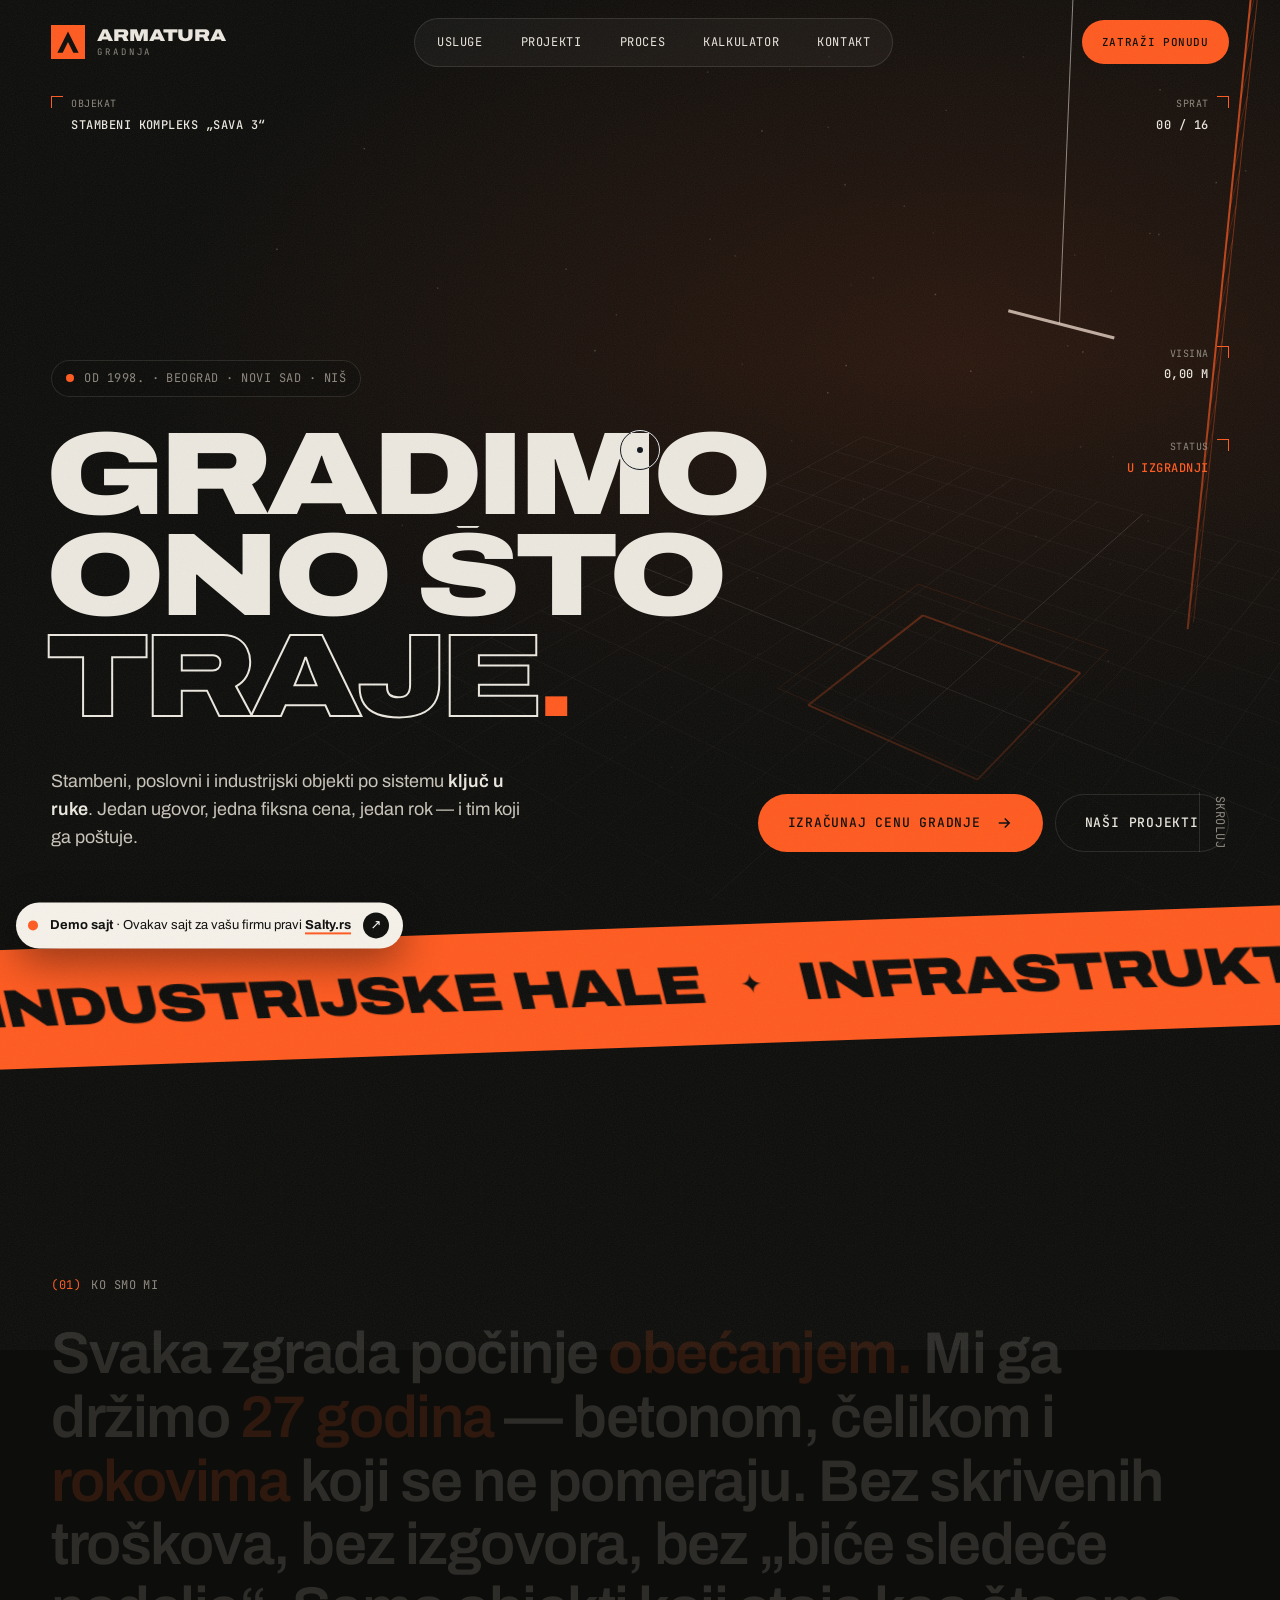
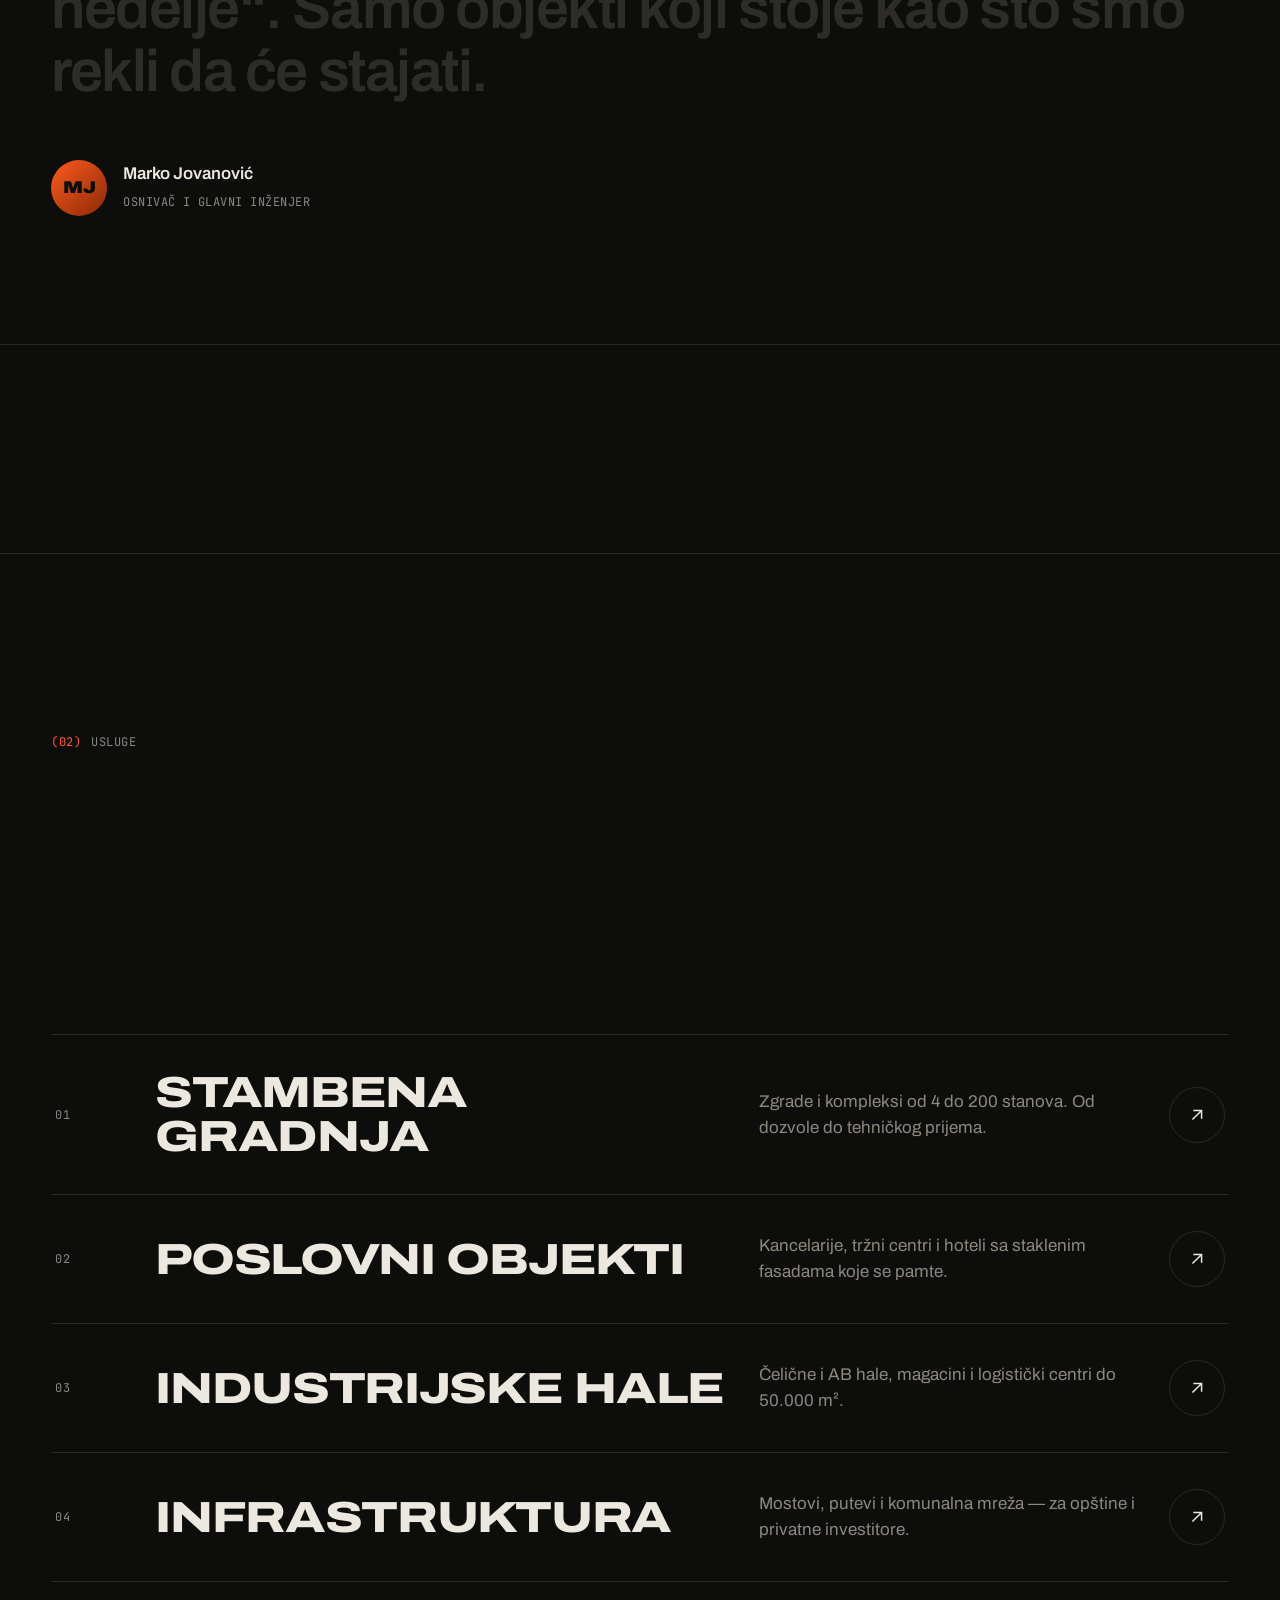
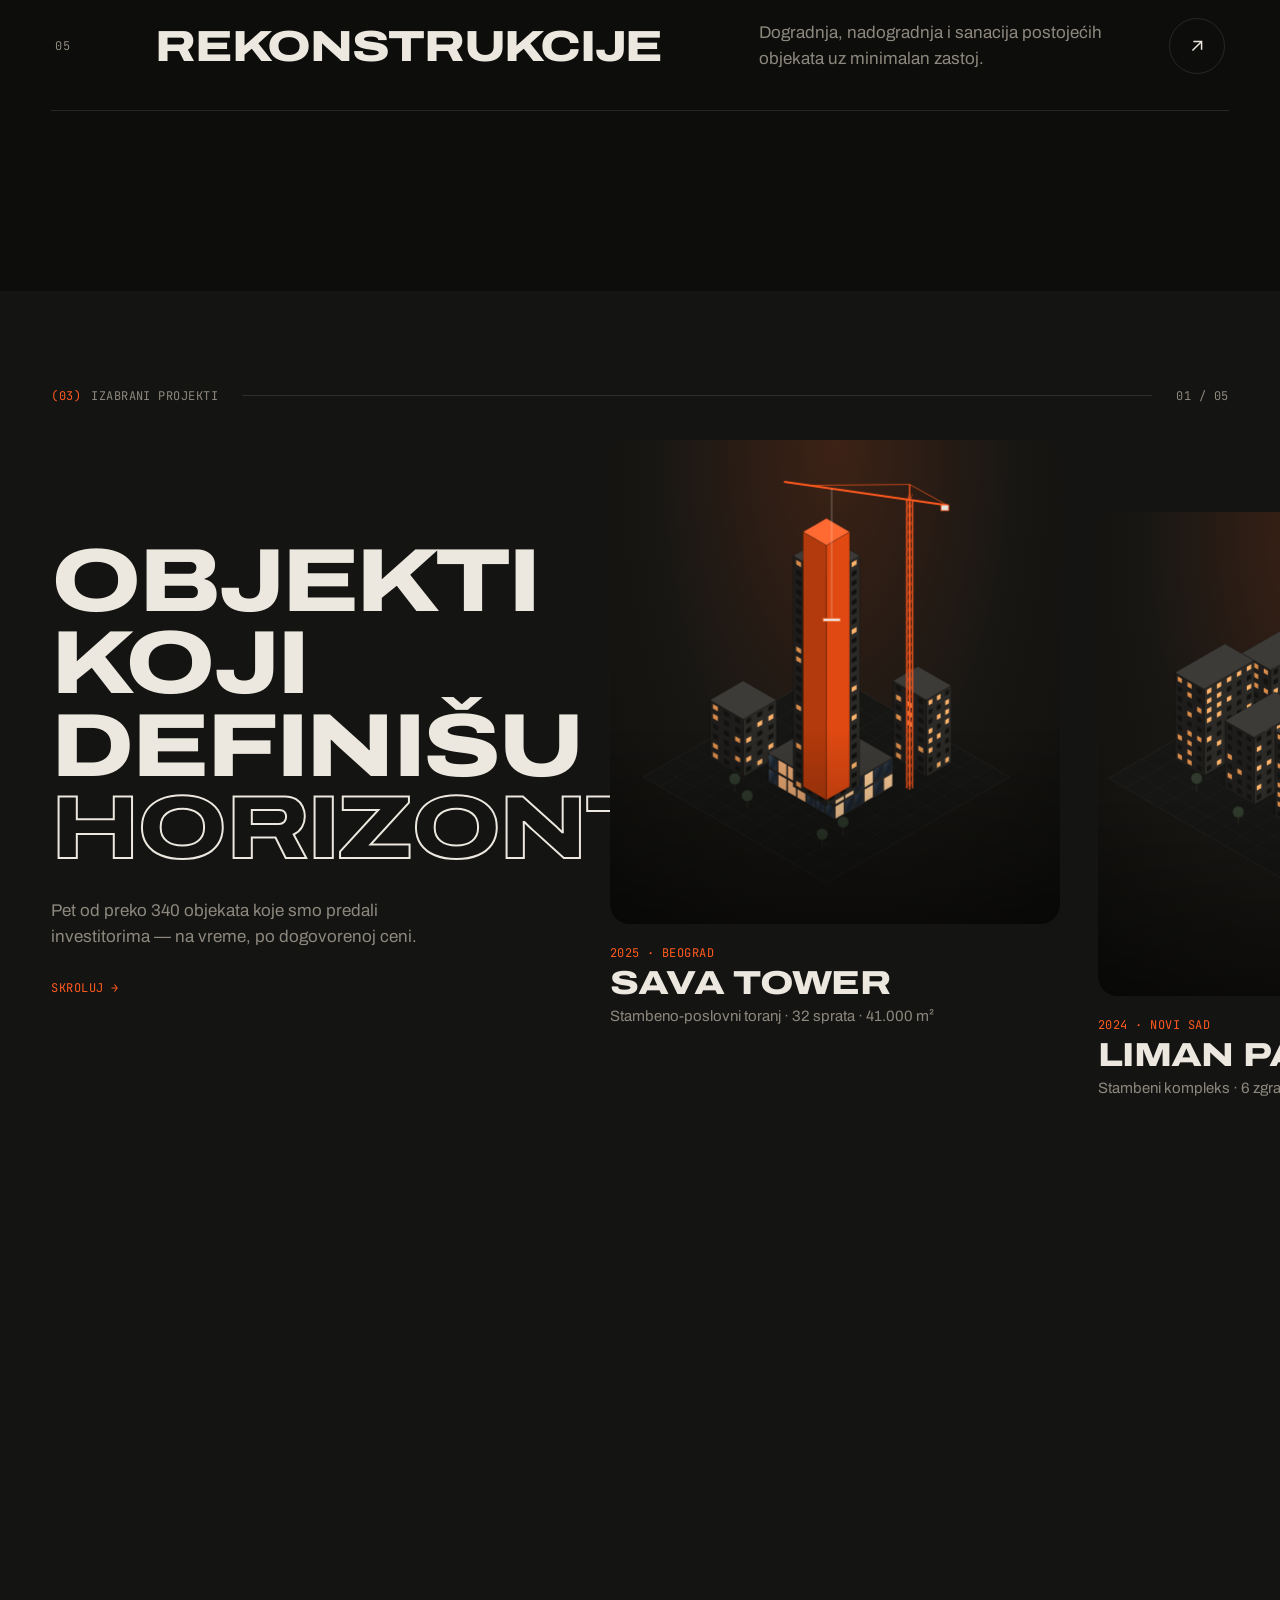
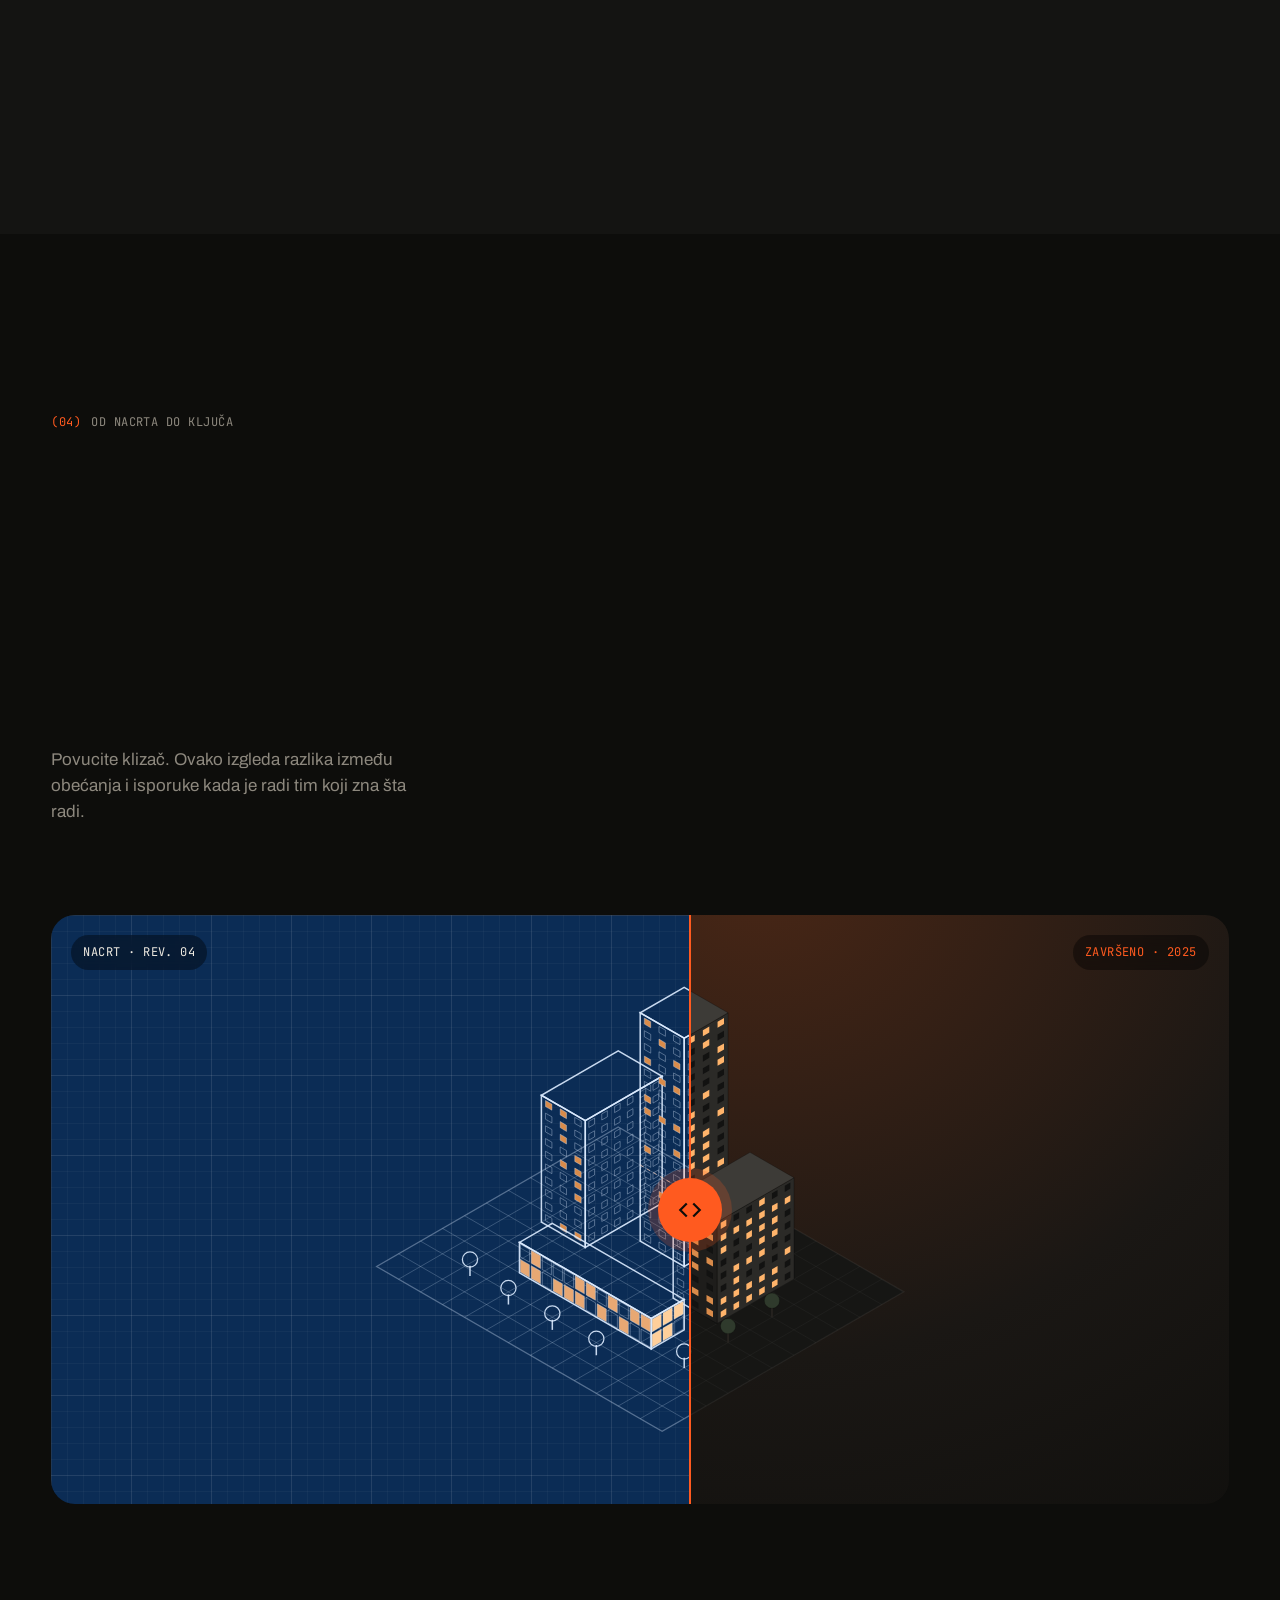
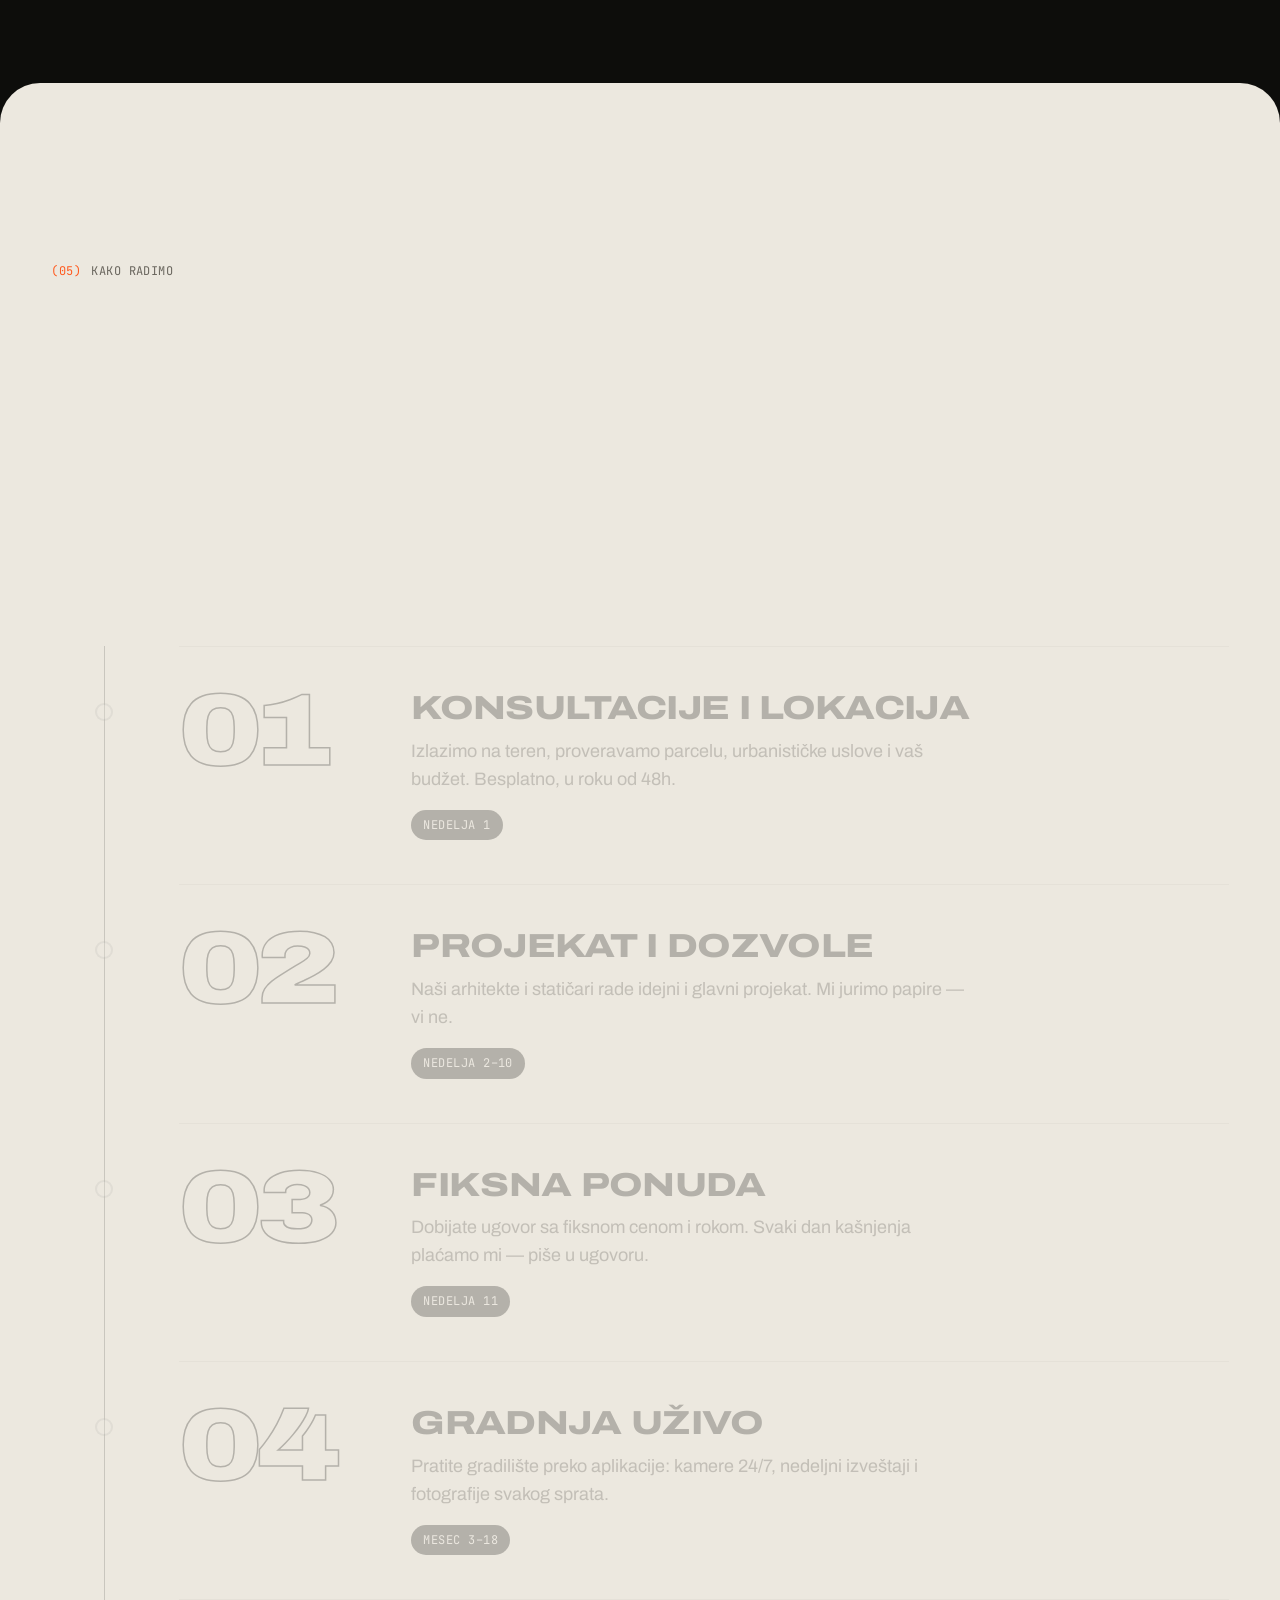
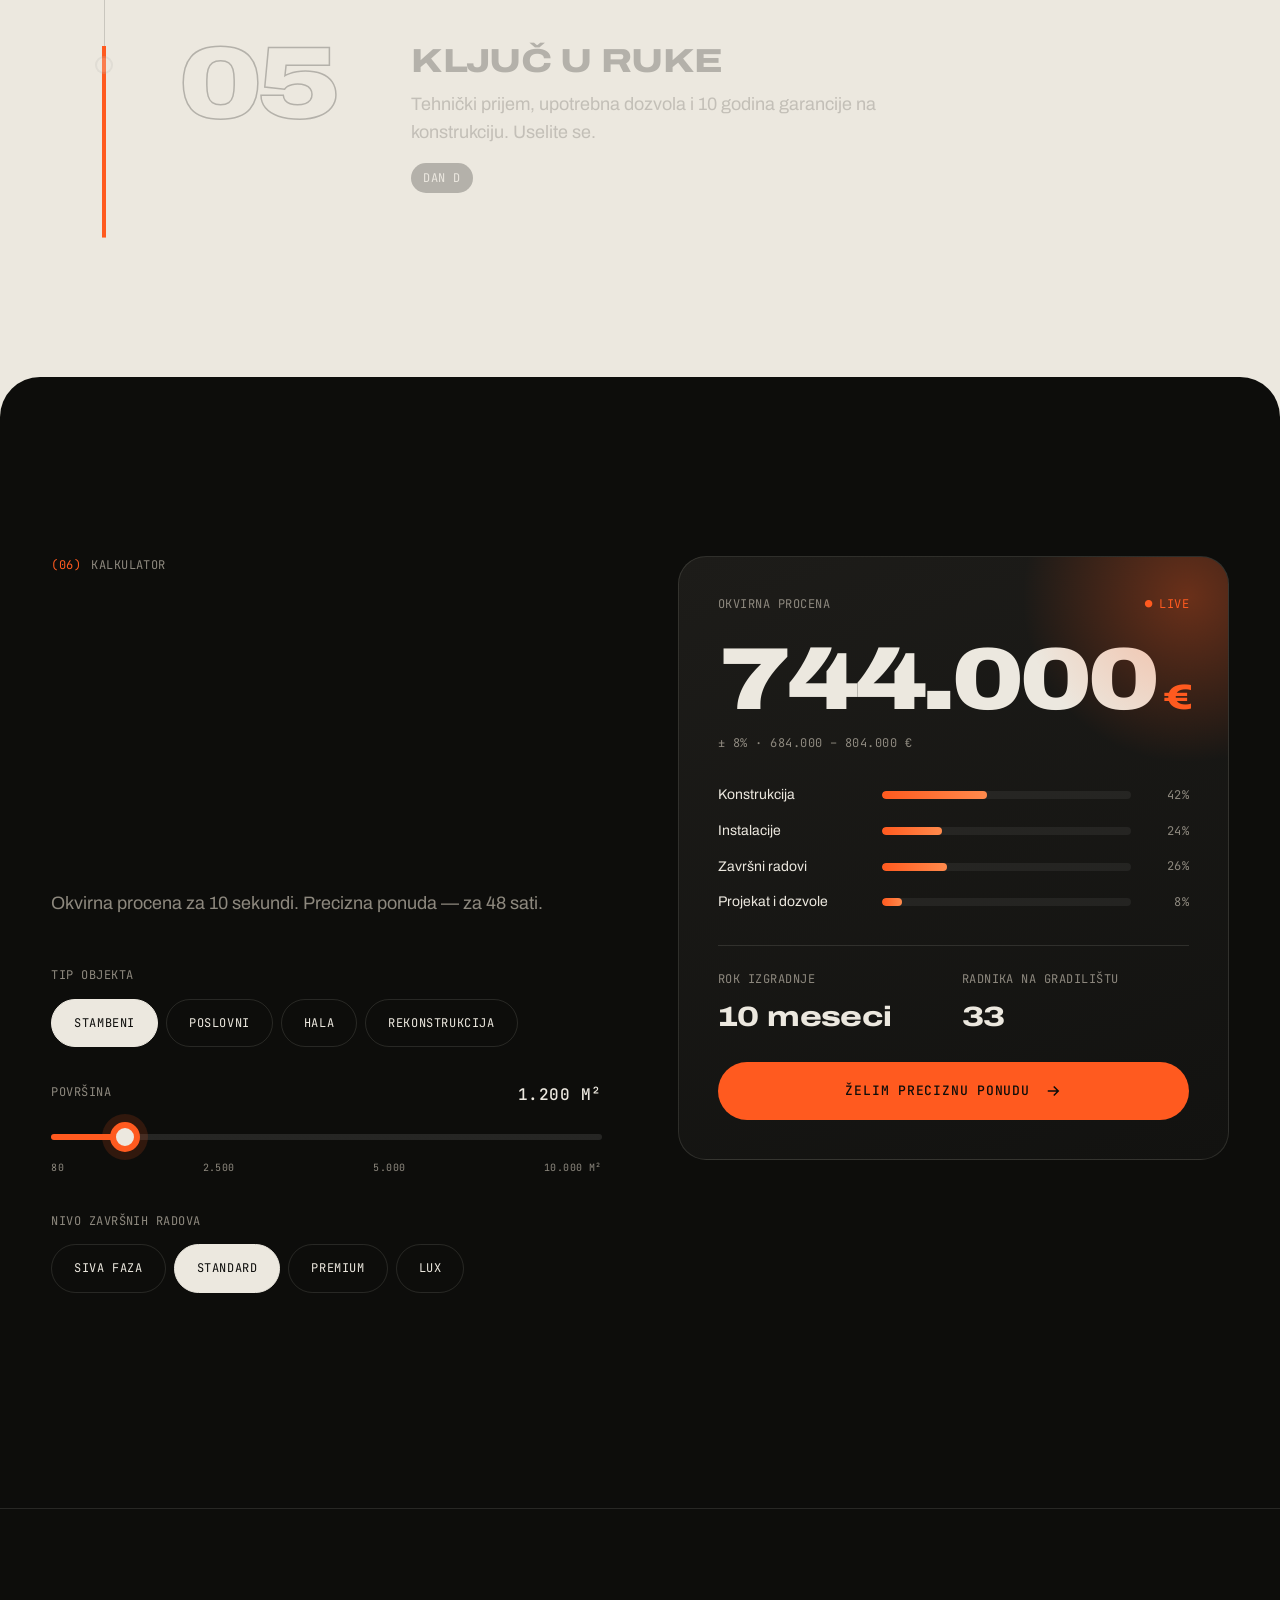
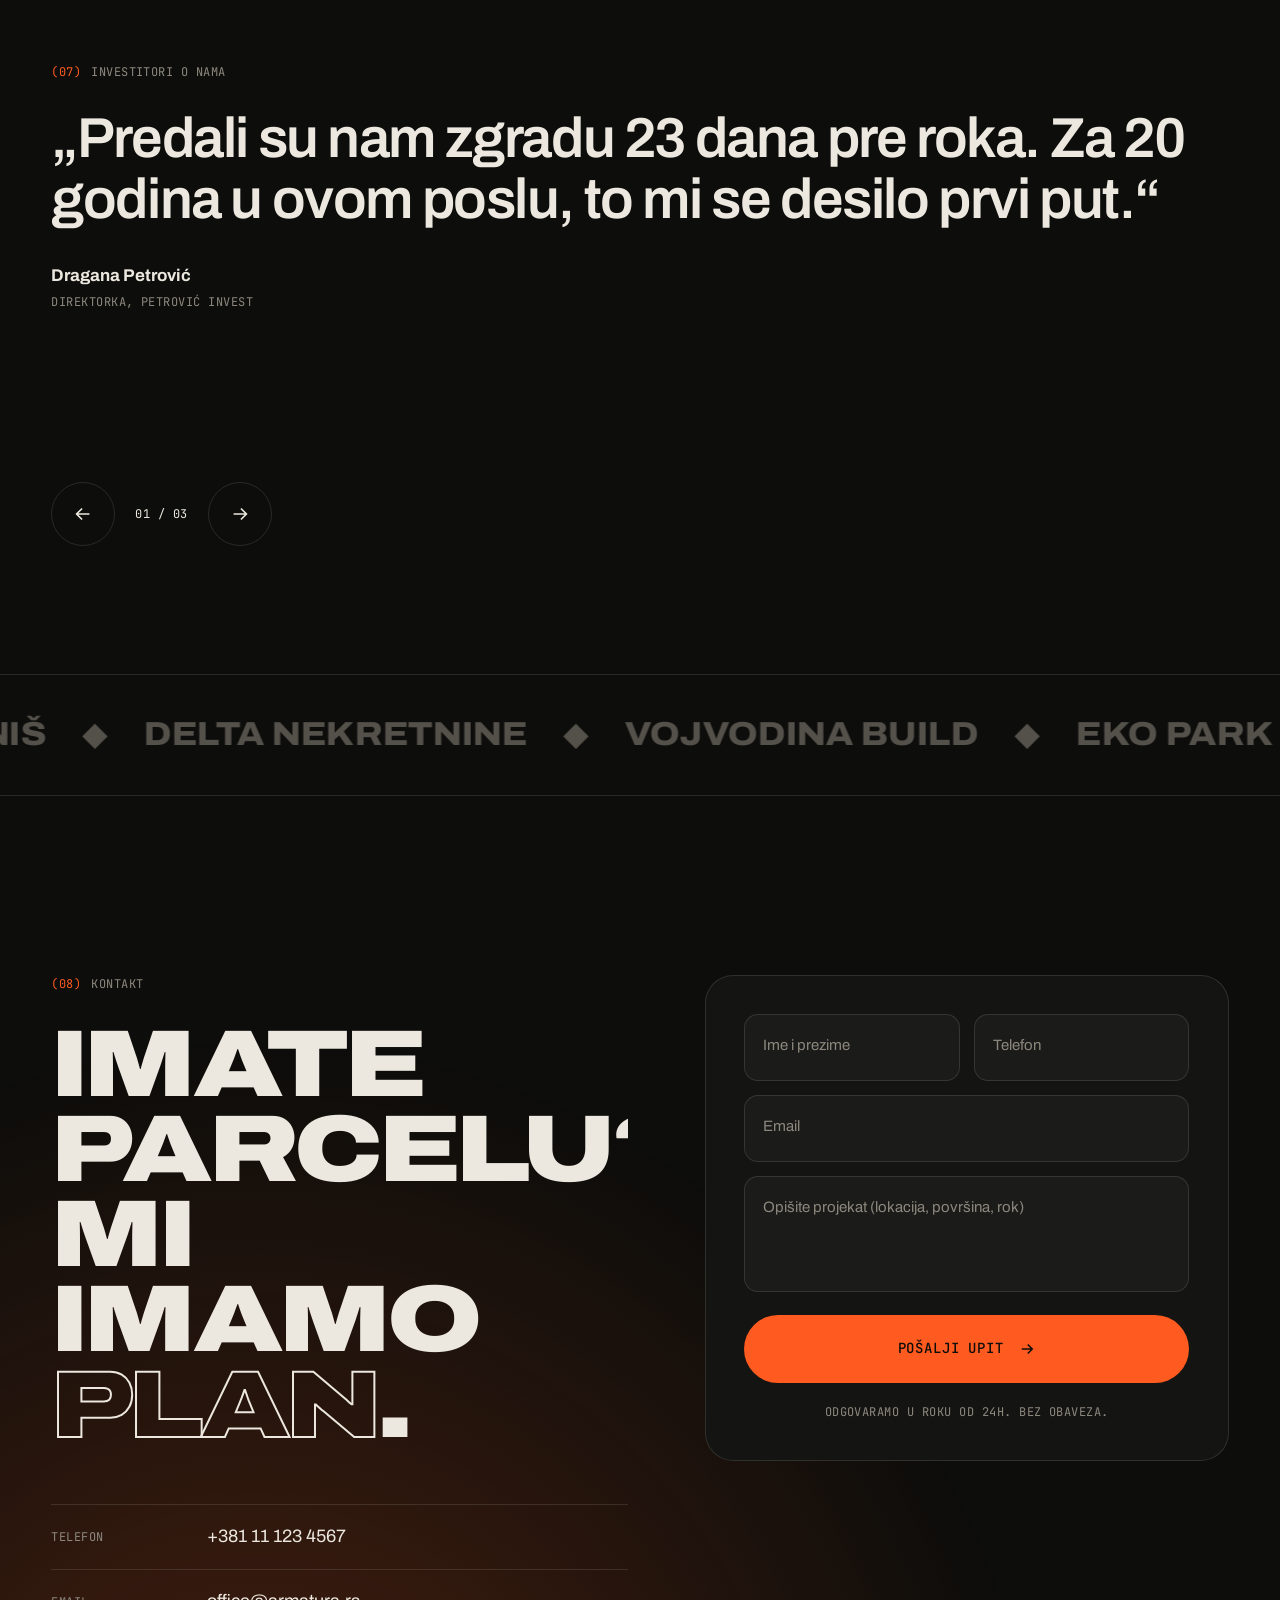
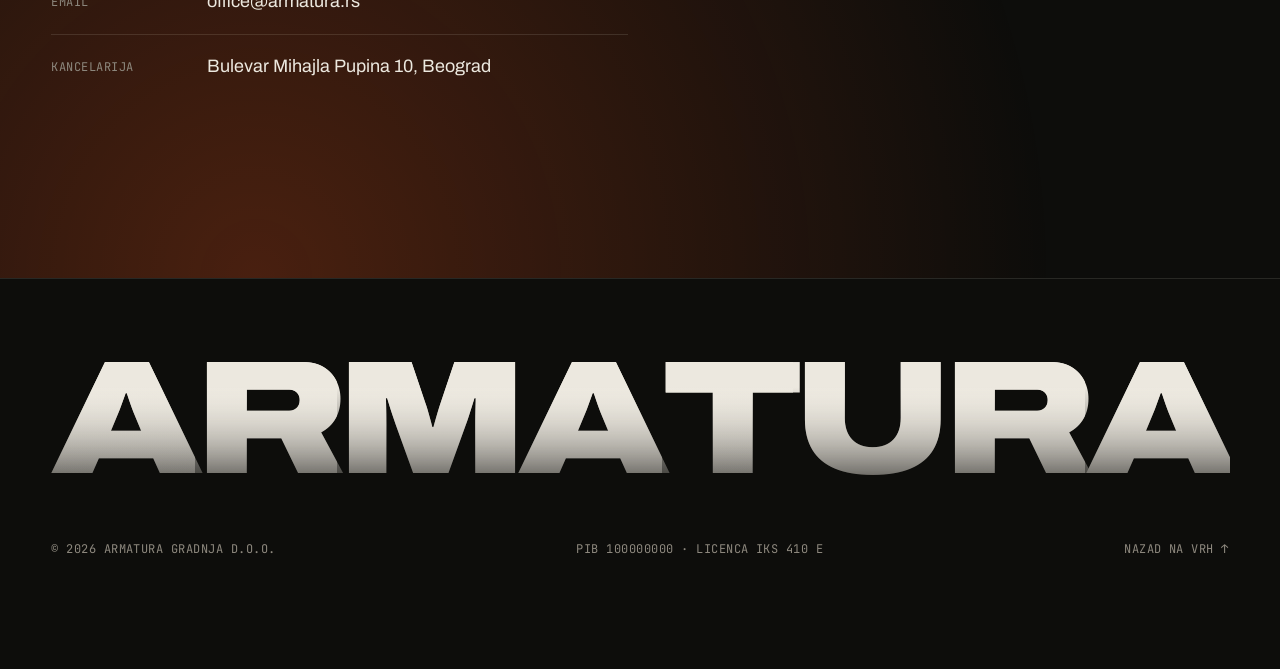
<file: index.html>
<!doctype html>
<html lang="sr">
<head>
  <meta charset="utf-8">
  <meta name="viewport" content="width=device-width, initial-scale=1">
  <title>Armatura Gradnja — Gradimo ono što traje</title>
  <meta name="description" content="Stambeni, poslovni i industrijski objekti po sistemu ključ u ruke. Od temelja do krova, na vreme i po dogovorenoj ceni.">
  <meta name="theme-color" content="#0d0d0b">
  <meta property="og:title" content="Armatura Gradnja — Gradimo ono što traje">
  <meta property="og:description" content="Demo sajt za građevinske firme. Dizajn i razvoj: Salty.rs">
  <link rel="icon" href="data:image/svg+xml,%3Csvg xmlns='http://www.w3.org/2000/svg' viewBox='0 0 32 32'%3E%3Crect width='32' height='32' fill='%23ff5a1f'/%3E%3Cpath d='M6 26 16 6l10 20h-5l-5-10-5 10z' fill='%230d0d0b'/%3E%3C/svg%3E">
  <link rel="preconnect" href="https://fonts.googleapis.com">
  <link rel="preconnect" href="https://fonts.gstatic.com" crossorigin>
  <link href="https://fonts.googleapis.com/css2?family=Archivo:wdth,wght@62..125,100..900&family=JetBrains+Mono:wght@400;500&display=swap" rel="stylesheet">
  <link rel="stylesheet" href="styles.css">
</head>
<body class="is-loading">

  <!-- ============ PRELOADER ============ -->
  <div class="loader" aria-hidden="true">
    <div class="loader__grid"></div>
    <div class="loader__top">
      <span class="mono">[ <span data-company>ARMATURA</span> ]</span>
      <span class="mono">44.7866° N · 20.4489° E</span>
    </div>
    <div class="loader__center">
      <div class="loader__crane">
        <span class="loader__cable"></span>
        <span class="loader__block"></span>
      </div>
      <div class="loader__count"><span class="js-count">000</span><small>%</small></div>
      <div class="loader__msg mono js-loader-msg">Iskop temelja…</div>
    </div>
    <div class="loader__bar"><span class="js-loader-bar"></span></div>
    <div class="loader__panels"><i></i><i></i><i></i><i></i><i></i></div>
  </div>

  <!-- ============ CURSOR ============ -->
  <div class="cursor" aria-hidden="true"><div class="cursor__dot"></div><div class="cursor__ring"><span class="cursor__label">Pogledaj</span></div></div>
  <div class="grain" aria-hidden="true"></div>

  <!-- ============ NAV ============ -->
  <header class="nav">
    <a href="#top" class="logo" aria-label="Početna">
      <svg viewBox="0 0 32 32" class="logo__mark" aria-hidden="true"><rect width="32" height="32" fill="currentColor"/><path d="M6 26 16 6l10 20h-5l-5-10-5 10z" fill="#0d0d0b"/></svg>
      <span class="logo__text"><b data-company>ARMATURA</b><small>GRADNJA</small></span>
    </a>
    <nav class="nav__links" aria-label="Glavna navigacija">
      <a href="#usluge" data-hover>Usluge</a>
      <a href="#projekti" data-hover>Projekti</a>
      <a href="#proces" data-hover>Proces</a>
      <a href="#kalkulator" data-hover>Kalkulator</a>
      <a href="#kontakt" data-hover>Kontakt</a>
    </nav>
    <a href="#kontakt" class="btn btn--sm magnetic" data-hover><span>Zatraži ponudu</span></a>
    <button class="burger" aria-label="Meni" aria-expanded="false"><span></span><span></span></button>
  </header>

  <div class="menu" aria-hidden="true">
    <nav>
      <a href="#usluge"><i>01</i>Usluge</a>
      <a href="#projekti"><i>02</i>Projekti</a>
      <a href="#proces"><i>03</i>Proces</a>
      <a href="#kalkulator"><i>04</i>Kalkulator</a>
      <a href="#kontakt"><i>05</i>Kontakt</a>
    </nav>
    <div class="menu__foot mono"><a href="tel:+381111234567">+381 11 123 4567</a><a href="mailto:office@armatura.rs">office@armatura.rs</a></div>
  </div>

  <main id="top">

    <!-- ============ HERO ============ -->
    <section class="hero">
      <canvas class="hero__canvas" aria-hidden="true"></canvas>
      <div class="hero__hud mono" aria-hidden="true">
        <div class="hud hud--tl"><span>OBJEKAT</span><b>STAMBENI KOMPLEKS „SAVA 3“</b></div>
        <div class="hud hud--tr"><span>SPRAT</span><b class="js-floor">00 / 16</b></div>
        <div class="hud hud--bl"><span>VISINA</span><b class="js-height">0.00 m</b></div>
        <div class="hud hud--br"><span>STATUS</span><b class="js-status">U IZGRADNJI</b></div>
      </div>

      <div class="hero__content">
        <p class="eyebrow mono reveal-up"><span class="dot"></span> Od 1998. · Beograd · Novi Sad · Niš</p>
        <h1 class="hero__title">
          <span class="line"><span>Gradimo</span></span>
          <span class="line"><span>ono što</span></span>
          <span class="line"><span><em class="outline">traje</em><b class="accent">.</b></span></span>
        </h1>
        <div class="hero__bottom">
          <p class="hero__lead reveal-up">Stambeni, poslovni i industrijski objekti po sistemu <strong>ključ u ruke</strong>. Jedan ugovor, jedna fiksna cena, jedan rok — i tim koji ga poštuje.</p>
          <div class="hero__ctas reveal-up">
            <a href="#kalkulator" class="btn magnetic" data-hover><span>Izračunaj cenu gradnje</span><svg viewBox="0 0 24 24"><path d="M5 12h14m-6-6 6 6-6 6"/></svg></a>
            <a href="#projekti" class="btn btn--ghost magnetic" data-hover><span>Naši projekti</span></a>
          </div>
        </div>
      </div>

      <a href="#manifest" class="scroll-cue mono" aria-label="Skroluj dole"><span>Skroluj</span><i></i></a>
    </section>

    <!-- ============ TICKER ============ -->
    <div class="ticker" aria-hidden="true">
      <div class="ticker__track js-marquee" data-speed="1">
        <span>Stambeni objekti</span><i>✦</i><span>Poslovni prostori</span><i>✦</i><span>Industrijske hale</span><i>✦</i><span>Infrastruktura</span><i>✦</i><span>Rekonstrukcije</span><i>✦</i><span>Projektovanje</span><i>✦</i>
      </div>
    </div>

    <!-- ============ MANIFEST ============ -->
    <section class="manifest" id="manifest">
      <div class="container">
        <p class="label mono"><span>(01)</span> Ko smo mi</p>
        <p class="manifest__text js-words">Svaka zgrada počinje obećanjem. Mi ga držimo 27 godina — betonom, čelikom i rokovima koji se ne pomeraju. Bez skrivenih troškova, bez izgovora, bez „biće sledeće nedelje“. Samo objekti koji stoje kao što smo rekli da će stajati.</p>
        <div class="manifest__sign">
          <div class="sign__avatar">MJ</div>
          <div><b>Marko Jovanović</b><span class="mono">Osnivač i glavni inženjer</span></div>
        </div>
      </div>
    </section>

    <!-- ============ STATS ============ -->
    <section class="stats">
      <div class="container stats__grid">
        <div class="stat reveal-up"><b><span class="js-counter" data-to="27">0</span></b><span>godina na tržištu</span></div>
        <div class="stat reveal-up"><b><span class="js-counter" data-to="340">0</span>+</b><span>završenih objekata</span></div>
        <div class="stat reveal-up"><b><span class="js-counter" data-to="1.2" data-decimals="1">0</span>M</b><span>m² izgrađenog prostora</span></div>
        <div class="stat reveal-up"><b><span class="js-counter" data-to="98">0</span>%</b><span>projekata predato u roku</span></div>
      </div>
    </section>

    <!-- ============ SERVICES ============ -->
    <section class="services" id="usluge">
      <div class="container">
        <div class="section-head">
          <p class="label mono"><span>(02)</span> Usluge</p>
          <h2 class="h2 split-lines"><span class="line"><span>Sve na jednom</span></span><span class="line"><span>gradilištu<b class="accent">.</b></span></span></h2>
        </div>
        <ul class="svc-list">
          <li class="svc" data-art="residential" data-hover>
            <span class="svc__num mono">01</span>
            <h3 class="svc__title">Stambena gradnja</h3>
            <p class="svc__desc">Zgrade i kompleksi od 4 do 200 stanova. Od dozvole do tehničkog prijema.</p>
            <span class="svc__arrow"><svg viewBox="0 0 24 24"><path d="M7 17 17 7M8 7h9v9"/></svg></span>
          </li>
          <li class="svc" data-art="office" data-hover>
            <span class="svc__num mono">02</span>
            <h3 class="svc__title">Poslovni objekti</h3>
            <p class="svc__desc">Kancelarije, tržni centri i hoteli sa staklenim fasadama koje se pamte.</p>
            <span class="svc__arrow"><svg viewBox="0 0 24 24"><path d="M7 17 17 7M8 7h9v9"/></svg></span>
          </li>
          <li class="svc" data-art="industrial" data-hover>
            <span class="svc__num mono">03</span>
            <h3 class="svc__title">Industrijske hale</h3>
            <p class="svc__desc">Čelične i AB hale, magacini i logistički centri do 50.000 m².</p>
            <span class="svc__arrow"><svg viewBox="0 0 24 24"><path d="M7 17 17 7M8 7h9v9"/></svg></span>
          </li>
          <li class="svc" data-art="bridge" data-hover>
            <span class="svc__num mono">04</span>
            <h3 class="svc__title">Infrastruktura</h3>
            <p class="svc__desc">Mostovi, putevi i komunalna mreža — za opštine i privatne investitore.</p>
            <span class="svc__arrow"><svg viewBox="0 0 24 24"><path d="M7 17 17 7M8 7h9v9"/></svg></span>
          </li>
          <li class="svc" data-art="villa" data-hover>
            <span class="svc__num mono">05</span>
            <h3 class="svc__title">Rekonstrukcije</h3>
            <p class="svc__desc">Dogradnja, nadogradnja i sanacija postojećih objekata uz minimalan zastoj.</p>
            <span class="svc__arrow"><svg viewBox="0 0 24 24"><path d="M7 17 17 7M8 7h9v9"/></svg></span>
          </li>
        </ul>
      </div>
      <div class="svc-preview" aria-hidden="true"><div class="svc-preview__inner"></div></div>
    </section>

    <!-- ============ PROJECTS (horizontal) ============ -->
    <section class="projects" id="projekti">
      <div class="projects__sticky">
        <div class="projects__head container">
          <p class="label mono"><span>(03)</span> Izabrani projekti</p>
          <div class="projects__progress"><span class="js-proj-progress"></span></div>
          <p class="mono projects__count"><span class="js-proj-index">01</span> / 05</p>
        </div>
        <div class="projects__track js-proj-track">
          <div class="projects__intro">
            <h2 class="h2">Objekti koji<br>definišu <em class="outline">horizont</em><b class="accent">.</b></h2>
            <p>Pet od preko 340 objekata koje smo predali investitorima — na vreme, po dogovorenoj ceni.</p>
            <span class="mono drag-hint">Skroluj → </span>
          </div>
          <article class="proj" data-hover data-cursor="Detalji">
            <div class="proj__media"><div class="proj__art" data-art="tower"></div></div>
            <div class="proj__meta"><span class="mono">2025 · Beograd</span><h3>Sava Tower</h3><p>Stambeno-poslovni toranj · 32 sprata · 41.000 m²</p></div>
          </article>
          <article class="proj" data-hover data-cursor="Detalji">
            <div class="proj__media"><div class="proj__art" data-art="residential"></div></div>
            <div class="proj__meta"><span class="mono">2024 · Novi Sad</span><h3>Liman Park</h3><p>Stambeni kompleks · 6 zgrada · 380 stanova</p></div>
          </article>
          <article class="proj" data-hover data-cursor="Detalji">
            <div class="proj__media"><div class="proj__art" data-art="industrial"></div></div>
            <div class="proj__meta"><span class="mono">2024 · Šimanovci</span><h3>LogiHub 2</h3><p>Logistički centar · 28.500 m² · 9 meseci</p></div>
          </article>
          <article class="proj" data-hover data-cursor="Detalji">
            <div class="proj__media"><div class="proj__art" data-art="bridge"></div></div>
            <div class="proj__meta"><span class="mono">2023 · Niš</span><h3>Most na Nišavi</h3><p>Pešačko-biciklistički most · raspon 86 m</p></div>
          </article>
          <article class="proj" data-hover data-cursor="Detalji">
            <div class="proj__media"><div class="proj__art" data-art="office"></div></div>
            <div class="proj__meta"><span class="mono">2023 · Beograd</span><h3>Nova Galerija</h3><p>Poslovni centar · LEED Gold · 18.000 m²</p></div>
          </article>
          <div class="projects__end">
            <p class="mono">Sledeći može biti vaš.</p>
            <a href="#kontakt" class="btn magnetic" data-hover><span>Počnimo razgovor</span><svg viewBox="0 0 24 24"><path d="M5 12h14m-6-6 6 6-6 6"/></svg></a>
          </div>
        </div>
      </div>
    </section>

    <!-- ============ BEFORE / AFTER ============ -->
    <section class="ba">
      <div class="container">
        <div class="section-head section-head--row">
          <div>
            <p class="label mono"><span>(04)</span> Od nacrta do ključa</p>
            <h2 class="h2 split-lines"><span class="line"><span>Ono što vidite</span></span><span class="line"><span>na papiru — <em class="outline">dobijete</em>.</span></span></h2>
          </div>
          <p class="section-head__aside">Povucite klizač. Ovako izgleda razlika između obećanja i isporuke kada je radi tim koji zna šta radi.</p>
        </div>
        <div class="ba__frame js-ba" data-hover data-cursor="Povuci">
          <div class="ba__layer ba__after" data-art="ba-solid"></div>
          <div class="ba__layer ba__before" data-art="ba-blueprint"></div>
          <div class="ba__handle"><span><svg viewBox="0 0 24 24"><path d="m9 6-6 6 6 6M15 6l6 6-6 6"/></svg></span></div>
          <span class="ba__tag ba__tag--l mono">NACRT · REV. 04</span>
          <span class="ba__tag ba__tag--r mono">ZAVRŠENO · 2025</span>
        </div>
      </div>
    </section>

    <!-- ============ PROCESS ============ -->
    <section class="process" id="proces">
      <div class="container">
        <div class="section-head">
          <p class="label mono"><span>(05)</span> Kako radimo</p>
          <h2 class="h2 split-lines"><span class="line"><span>Pet koraka.</span></span><span class="line"><span>Nula iznenađenja<b class="accent">.</b></span></span></h2>
        </div>
        <div class="process__wrap">
          <svg class="process__line" viewBox="0 0 4 1000" preserveAspectRatio="none" aria-hidden="true"><path class="process__path js-proc-path" d="M2 0V1000"/></svg>
          <ol class="steps">
            <li class="step"><span class="step__n">01</span><div><h3>Konsultacije i lokacija</h3><p>Izlazimo na teren, proveravamo parcelu, urbanističke uslove i vaš budžet. Besplatno, u roku od 48h.</p><span class="mono step__t">Nedelja 1</span></div></li>
            <li class="step"><span class="step__n">02</span><div><h3>Projekat i dozvole</h3><p>Naši arhitekte i statičari rade idejni i glavni projekat. Mi jurimo papire — vi ne.</p><span class="mono step__t">Nedelja 2–10</span></div></li>
            <li class="step"><span class="step__n">03</span><div><h3>Fiksna ponuda</h3><p>Dobijate ugovor sa fiksnom cenom i rokom. Svaki dan kašnjenja plaćamo mi — piše u ugovoru.</p><span class="mono step__t">Nedelja 11</span></div></li>
            <li class="step"><span class="step__n">04</span><div><h3>Gradnja uživo</h3><p>Pratite gradilište preko aplikacije: kamere 24/7, nedeljni izveštaji i fotografije svakog sprata.</p><span class="mono step__t">Mesec 3–18</span></div></li>
            <li class="step"><span class="step__n">05</span><div><h3>Ključ u ruke</h3><p>Tehnički prijem, upotrebna dozvola i 10 godina garancije na konstrukciju. Uselite se.</p><span class="mono step__t">Dan D</span></div></li>
          </ol>
        </div>
      </div>
    </section>

    <!-- ============ CALCULATOR ============ -->
    <section class="calc" id="kalkulator">
      <div class="container calc__grid">
        <div class="calc__left">
          <p class="label mono"><span>(06)</span> Kalkulator</p>
          <h2 class="h2 split-lines"><span class="line"><span>Koliko košta</span></span><span class="line"><span>vaš objekat?</span></span></h2>
          <p class="calc__note">Okvirna procena za 10 sekundi. Precizna ponuda — za 48 sati.</p>

          <div class="field">
            <span class="field__label mono">Tip objekta</span>
            <div class="chips js-type">
              <button class="chip is-active" data-price="620" data-speed="1" data-hover>Stambeni</button>
              <button class="chip" data-price="780" data-speed="1.1" data-hover>Poslovni</button>
              <button class="chip" data-price="410" data-speed="0.6" data-hover>Hala</button>
              <button class="chip" data-price="290" data-speed="0.5" data-hover>Rekonstrukcija</button>
            </div>
          </div>
          <div class="field">
            <span class="field__label mono">Površina <b class="js-area-out">1.200 m²</b></span>
            <input type="range" class="range js-area" min="80" max="10000" step="10" value="1200" aria-label="Površina u kvadratnim metrima">
            <div class="range__scale mono"><span>80</span><span>2.500</span><span>5.000</span><span>10.000 m²</span></div>
          </div>
          <div class="field">
            <span class="field__label mono">Nivo završnih radova</span>
            <div class="chips js-finish">
              <button class="chip" data-mult="0.85" data-hover>Siva faza</button>
              <button class="chip is-active" data-mult="1" data-hover>Standard</button>
              <button class="chip" data-mult="1.3" data-hover>Premium</button>
              <button class="chip" data-mult="1.7" data-hover>Lux</button>
            </div>
          </div>
        </div>

        <div class="calc__result">
          <div class="calc__card">
            <div class="calc__card-head mono"><span>Okvirna procena</span><span class="blink">● LIVE</span></div>
            <div class="calc__price"><span class="js-price">744.000</span><small>€</small></div>
            <p class="mono calc__range js-range">± 8% · 682.000 – 806.000 €</p>
            <div class="calc__bars">
              <div class="calc__row"><span>Konstrukcija</span><i><b class="js-bar" data-share="0.42"></b></i><em class="mono js-bar-v">42%</em></div>
              <div class="calc__row"><span>Instalacije</span><i><b class="js-bar" data-share="0.24"></b></i><em class="mono js-bar-v">24%</em></div>
              <div class="calc__row"><span>Završni radovi</span><i><b class="js-bar" data-share="0.26"></b></i><em class="mono js-bar-v">26%</em></div>
              <div class="calc__row"><span>Projekat i dozvole</span><i><b class="js-bar" data-share="0.08"></b></i><em class="mono js-bar-v">8%</em></div>
            </div>
            <div class="calc__foot">
              <div><span class="mono">Rok izgradnje</span><b class="js-months">14 meseci</b></div>
              <div><span class="mono">Radnika na gradilištu</span><b class="js-workers">38</b></div>
            </div>
            <a href="#kontakt" class="btn btn--block magnetic" data-hover><span>Želim preciznu ponudu</span><svg viewBox="0 0 24 24"><path d="M5 12h14m-6-6 6 6-6 6"/></svg></a>
          </div>
        </div>
      </div>
    </section>

    <!-- ============ TESTIMONIALS ============ -->
    <section class="quotes">
      <div class="container">
        <p class="label mono"><span>(07)</span> Investitori o nama</p>
        <div class="quotes__slider js-quotes">
          <blockquote class="quote is-active">
            <p>„Predali su nam zgradu 23 dana pre roka. Za 20 godina u ovom poslu, to mi se desilo prvi put.“</p>
            <footer><b>Dragana Petrović</b><span class="mono">Direktorka, Petrović Invest</span></footer>
          </blockquote>
          <blockquote class="quote">
            <p>„Cena iz ponude je bila cena na kraju. Ni dinar više. Već radimo treći projekat zajedno.“</p>
            <footer><b>Nikola Stanković</b><span class="mono">Vlasnik, NS Logistika</span></footer>
          </blockquote>
          <blockquote class="quote">
            <p>„Kamere uživo i nedeljni izveštaji — iz Minhena sam pratio gradnju kao da stojim na gradilištu.“</p>
            <footer><b>Stefan Ilić</b><span class="mono">Privatni investitor</span></footer>
          </blockquote>
        </div>
        <div class="quotes__nav">
          <button class="qbtn js-q-prev magnetic" aria-label="Prethodno" data-hover><svg viewBox="0 0 24 24"><path d="M19 12H5m6 6-6-6 6-6"/></svg></button>
          <span class="mono js-q-count">01 / 03</span>
          <button class="qbtn js-q-next magnetic" aria-label="Sledeće" data-hover><svg viewBox="0 0 24 24"><path d="M5 12h14m-6-6 6 6-6 6"/></svg></button>
        </div>
      </div>
      <div class="logos" aria-hidden="true">
        <div class="logos__track js-marquee" data-speed="-0.6">
          <span>PETROVIĆ INVEST</span><span>◆</span><span>NS LOGISTIKA</span><span>◆</span><span>GRAD NIŠ</span><span>◆</span><span>DELTA NEKRETNINE</span><span>◆</span><span>VOJVODINA BUILD</span><span>◆</span><span>EKO PARK</span><span>◆</span>
        </div>
      </div>
    </section>

    <!-- ============ CTA / CONTACT ============ -->
    <section class="cta" id="kontakt">
      <div class="cta__bg" aria-hidden="true"></div>
      <div class="container cta__grid">
        <div>
          <p class="label mono"><span>(08)</span> Kontakt</p>
          <h2 class="cta__title split-lines"><span class="line"><span>Imate parcelu?</span></span><span class="line"><span>Mi imamo <em class="outline">plan</em>.</span></span></h2>
          <ul class="cta__info">
            <li><span class="mono">Telefon</span><a href="tel:+381111234567" data-hover>+381 11 123 4567</a></li>
            <li><span class="mono">Email</span><a href="mailto:office@armatura.rs" data-hover>office@armatura.rs</a></li>
            <li><span class="mono">Kancelarija</span><span>Bulevar Mihajla Pupina 10, Beograd</span></li>
          </ul>
        </div>
        <form class="form js-form" novalidate>
          <div class="form__row">
            <label class="input"><input type="text" name="ime" required placeholder=" "><span>Ime i prezime</span></label>
            <label class="input"><input type="tel" name="tel" required placeholder=" "><span>Telefon</span></label>
          </div>
          <label class="input"><input type="email" name="email" placeholder=" "><span>Email</span></label>
          <label class="input"><textarea name="poruka" rows="3" placeholder=" "></textarea><span>Opišite projekat (lokacija, površina, rok)</span></label>
          <button type="submit" class="btn btn--block btn--big magnetic" data-hover><span>Pošalji upit</span><svg viewBox="0 0 24 24"><path d="M5 12h14m-6-6 6 6-6 6"/></svg></button>
          <p class="form__note mono">Odgovaramo u roku od 24h. Bez obaveza.</p>
          <div class="form__done" aria-live="polite">
            <svg viewBox="0 0 52 52"><circle cx="26" cy="26" r="24"/><path d="m15 27 7 7 15-15"/></svg>
            <h3>Upit je poslat!</h3>
            <p>Javićemo vam se u roku od 24h.</p>
          </div>
        </form>
      </div>
    </section>
  </main>

  <!-- ============ FOOTER ============ -->
  <footer class="footer">
    <div class="footer__big" aria-hidden="true"><span class="js-footer-word" data-company>ARMATURA</span></div>
    <div class="container footer__row mono">
      <span>© 2026 <span data-company>Armatura</span> Gradnja d.o.o.</span>
      <span>PIB 100000000 · Licenca IKS 410 E</span>
      <a href="#top" data-hover>Nazad na vrh ↑</a>
    </div>
  </footer>

  <!-- ============ SALTY BADGE ============ -->
  <a class="salty" href="https://salty.rs" target="_blank" rel="noopener" data-hover>
    <span class="salty__dot"></span>
    <span class="salty__txt"><b>Demo sajt</b> · Ovakav sajt za vašu firmu pravi <u>Salty.rs</u></span>
    <span class="salty__arrow">↗</span>
  </a>

  <script src="art.js"></script>
  <script src="main.js"></script>
</body>
</html>
</file>
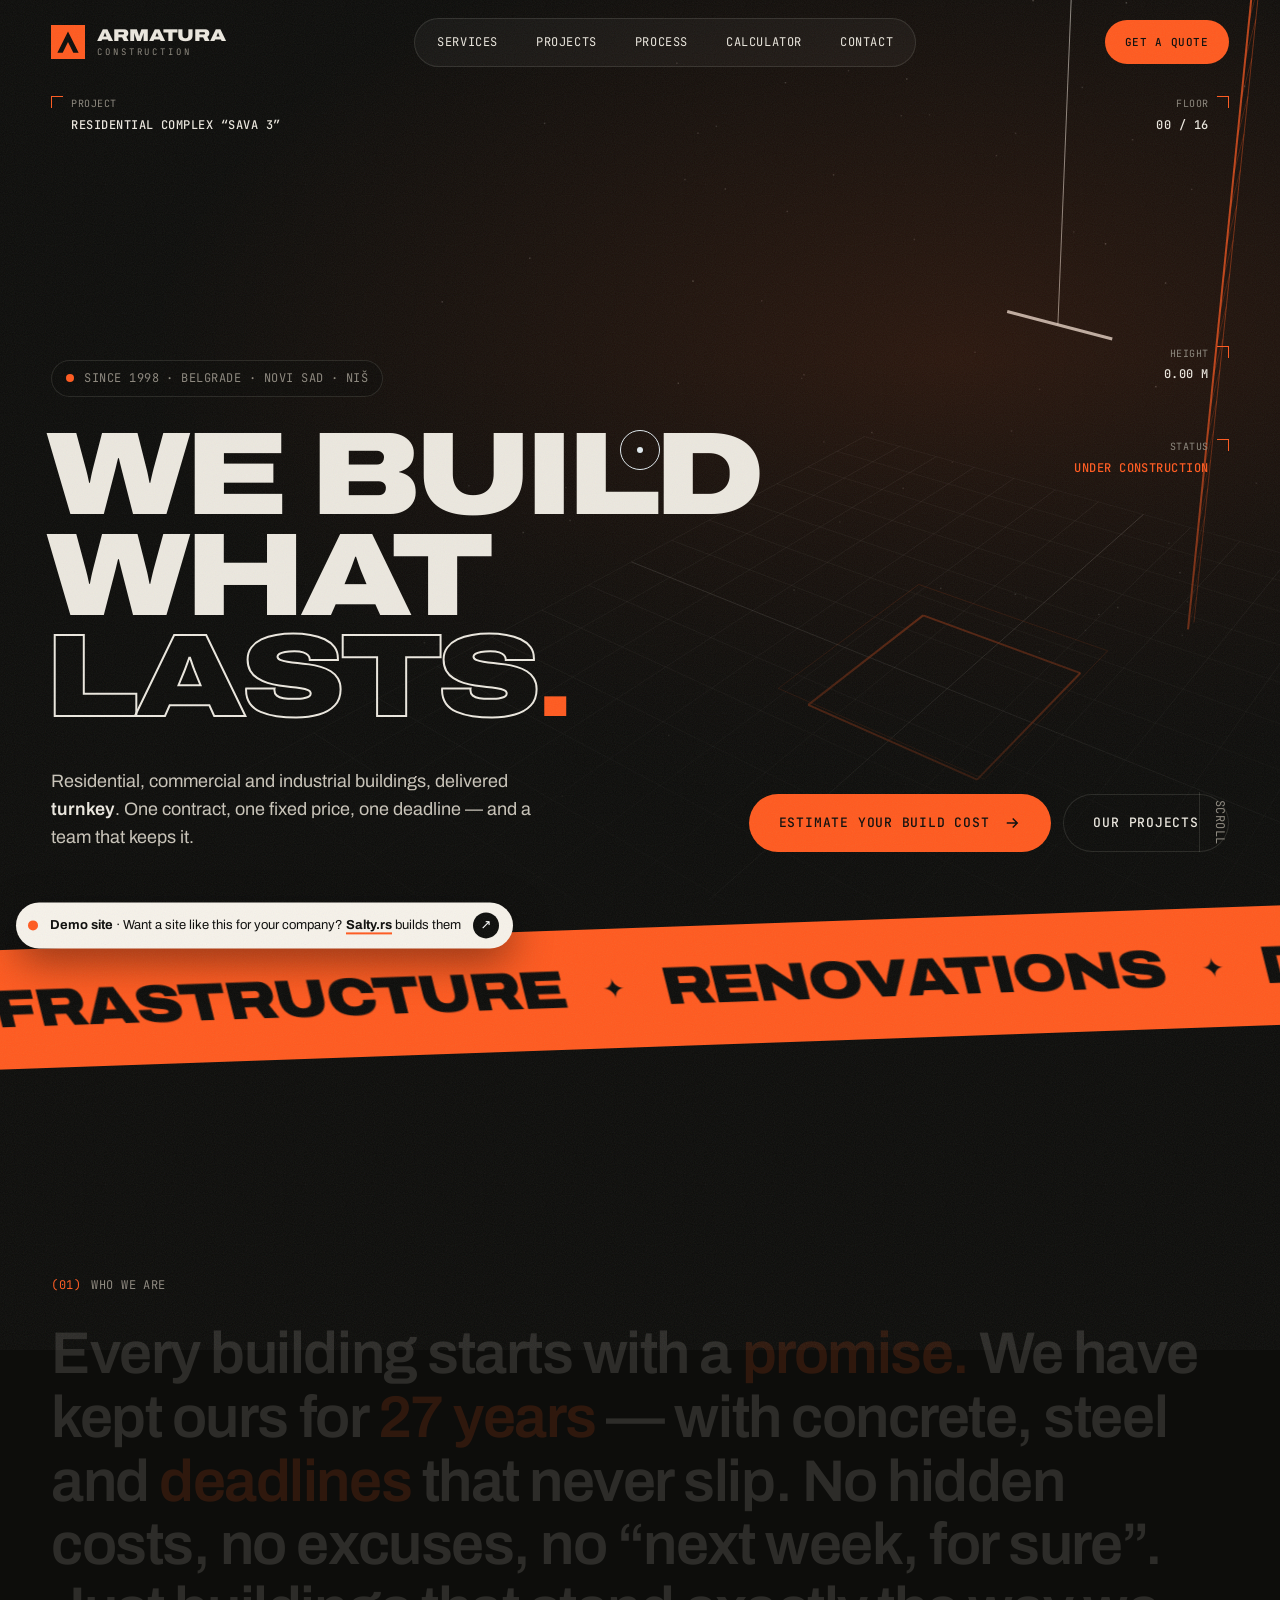
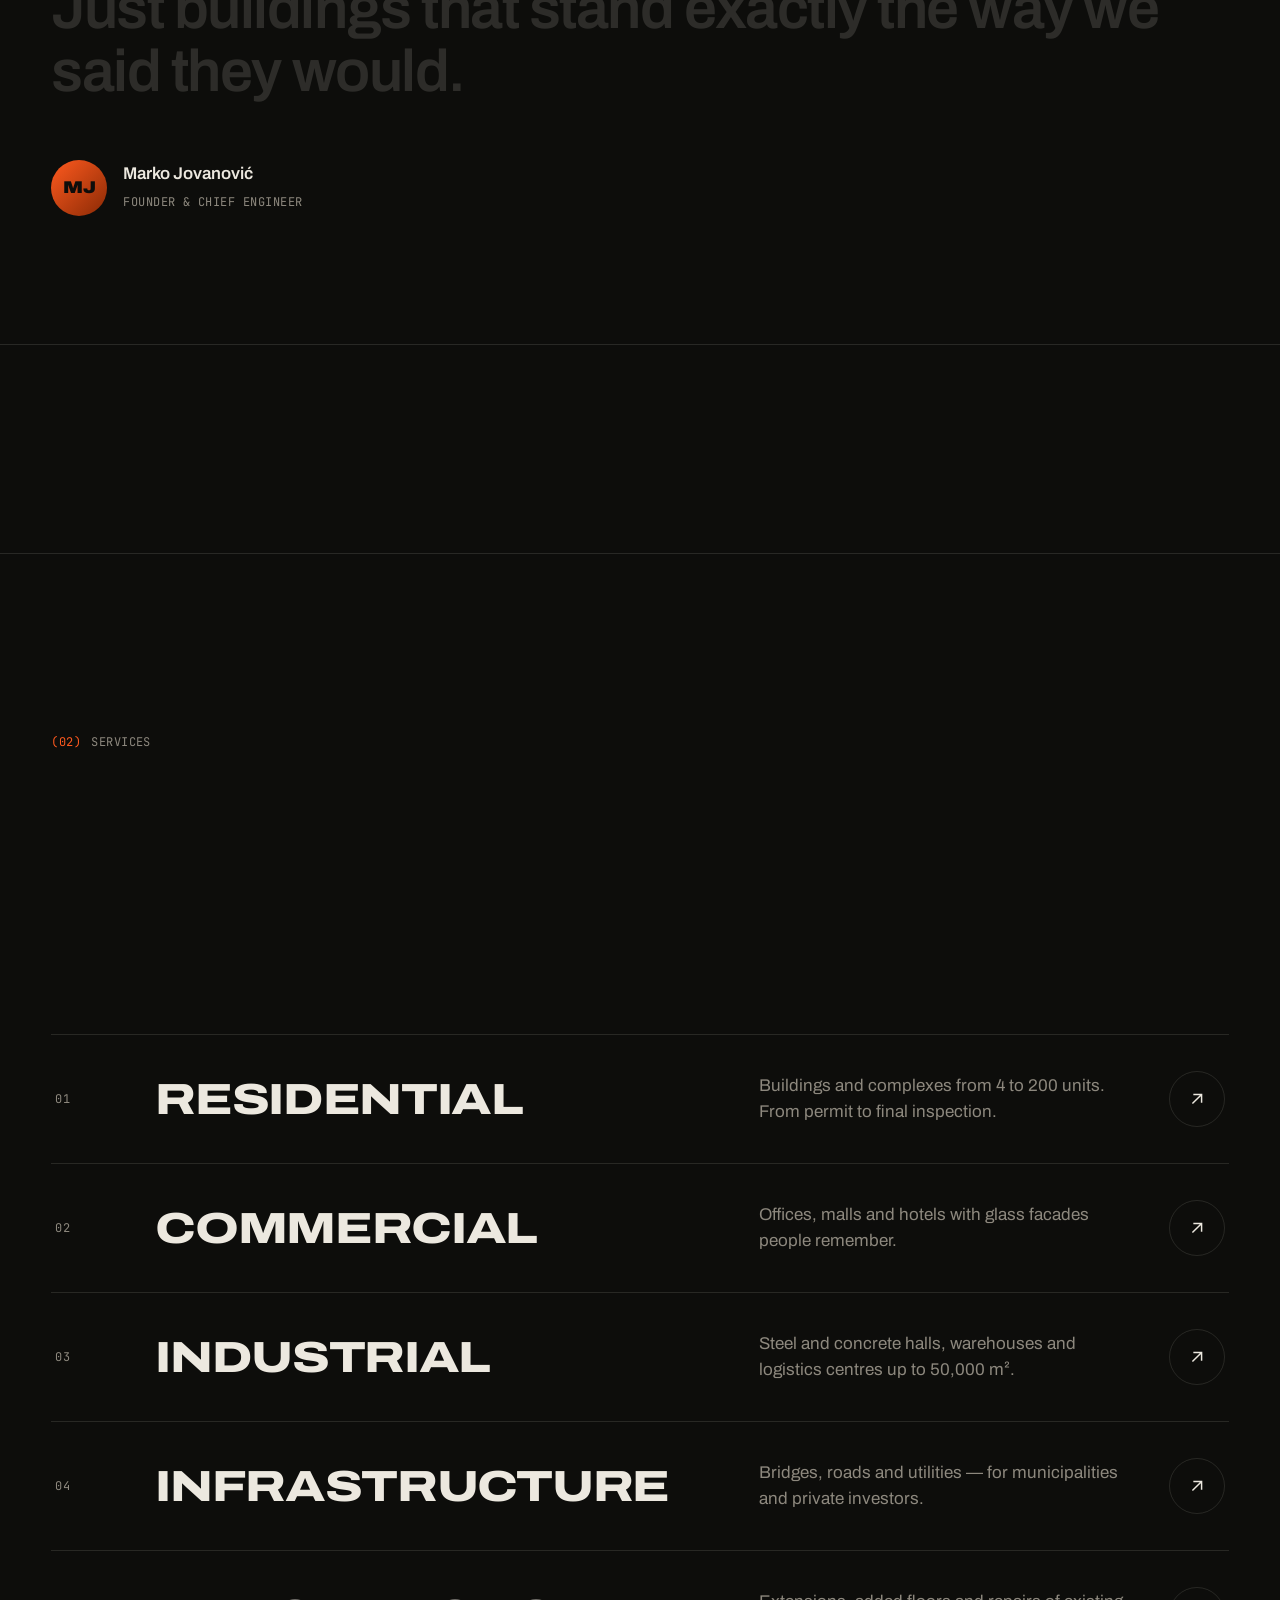
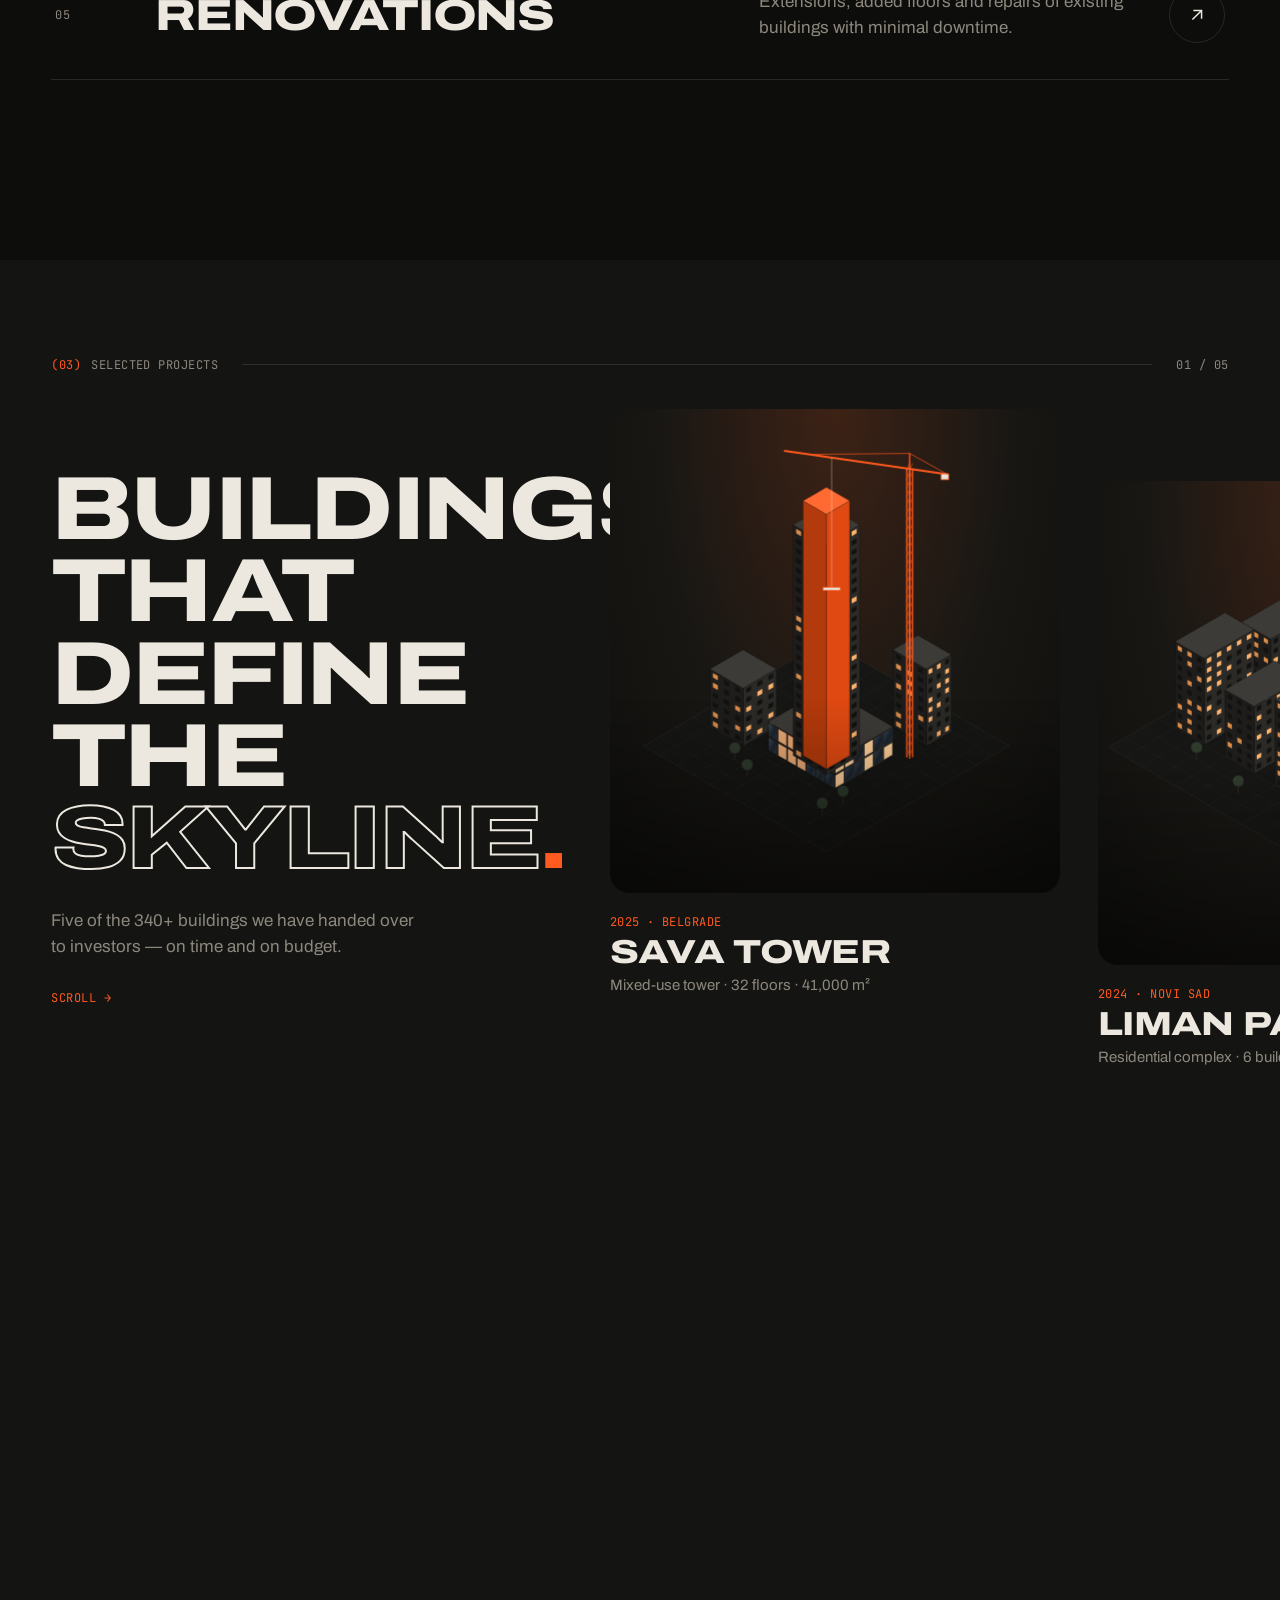
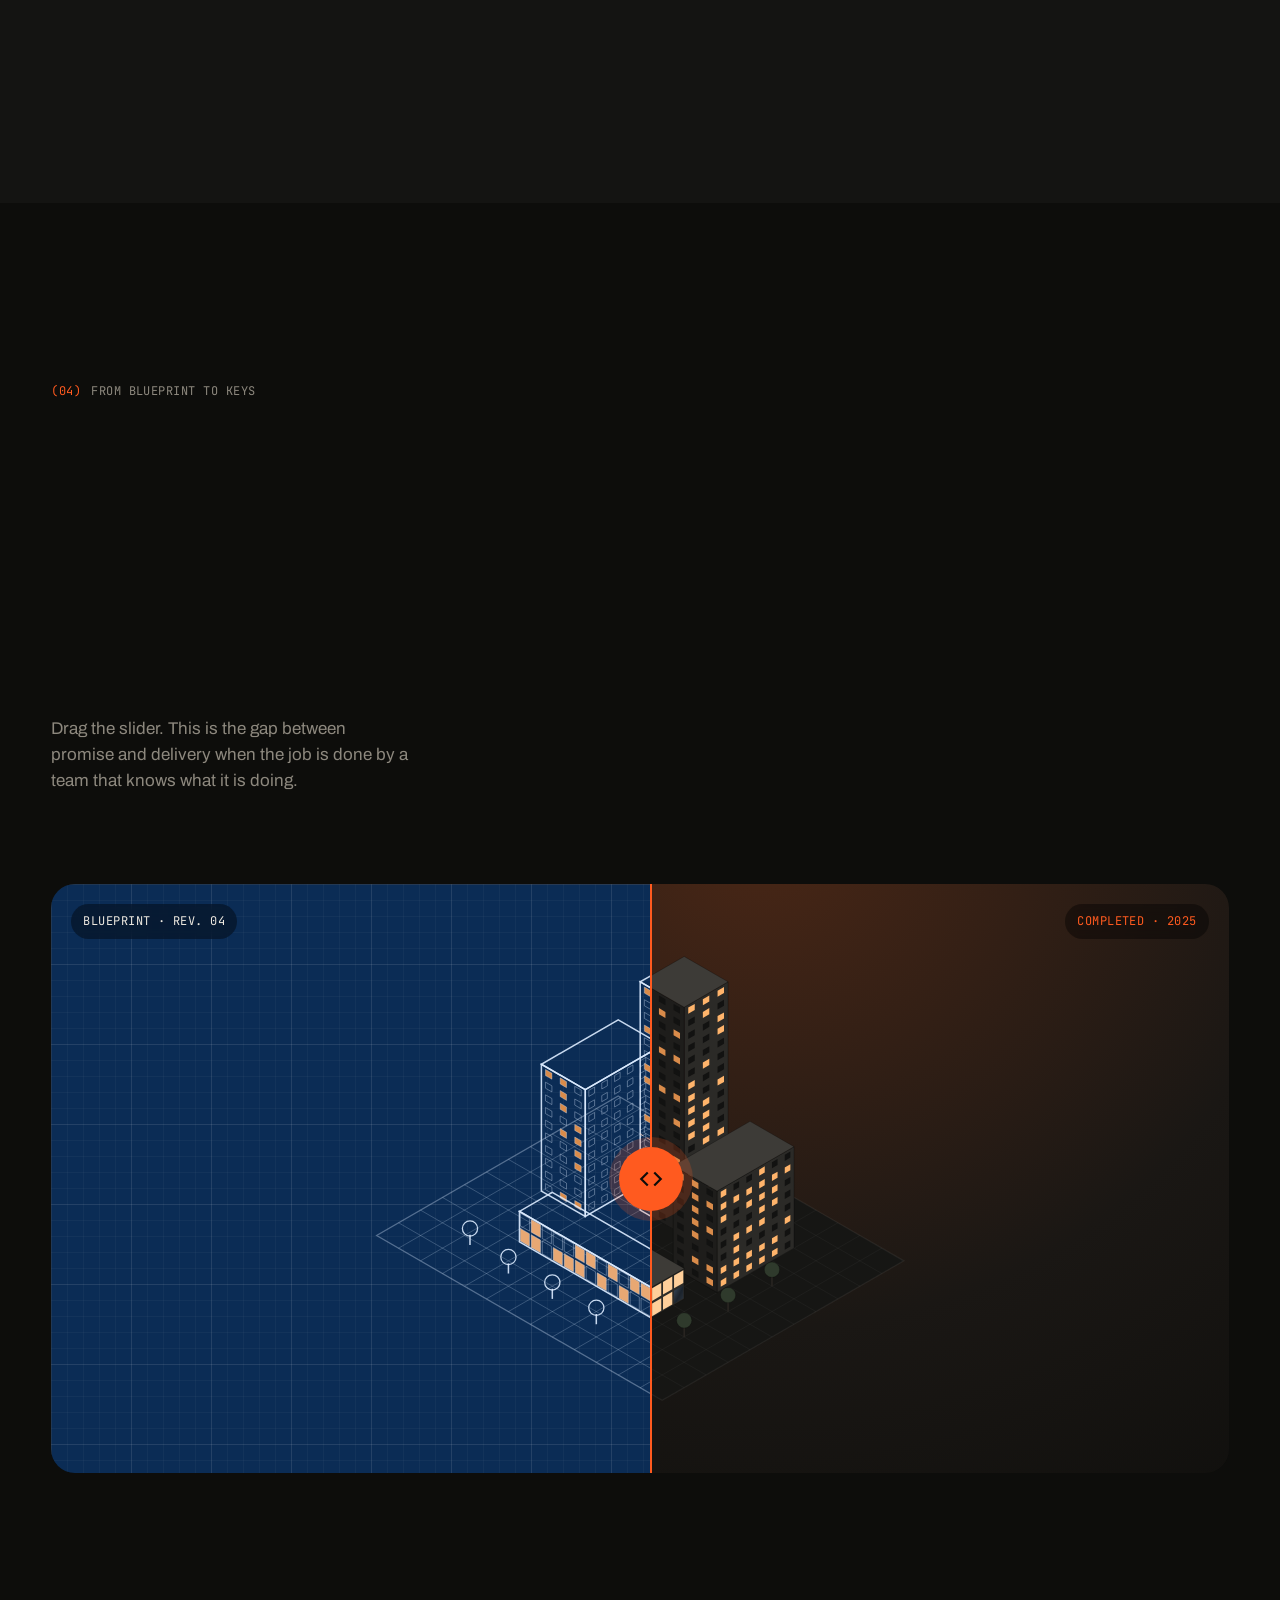
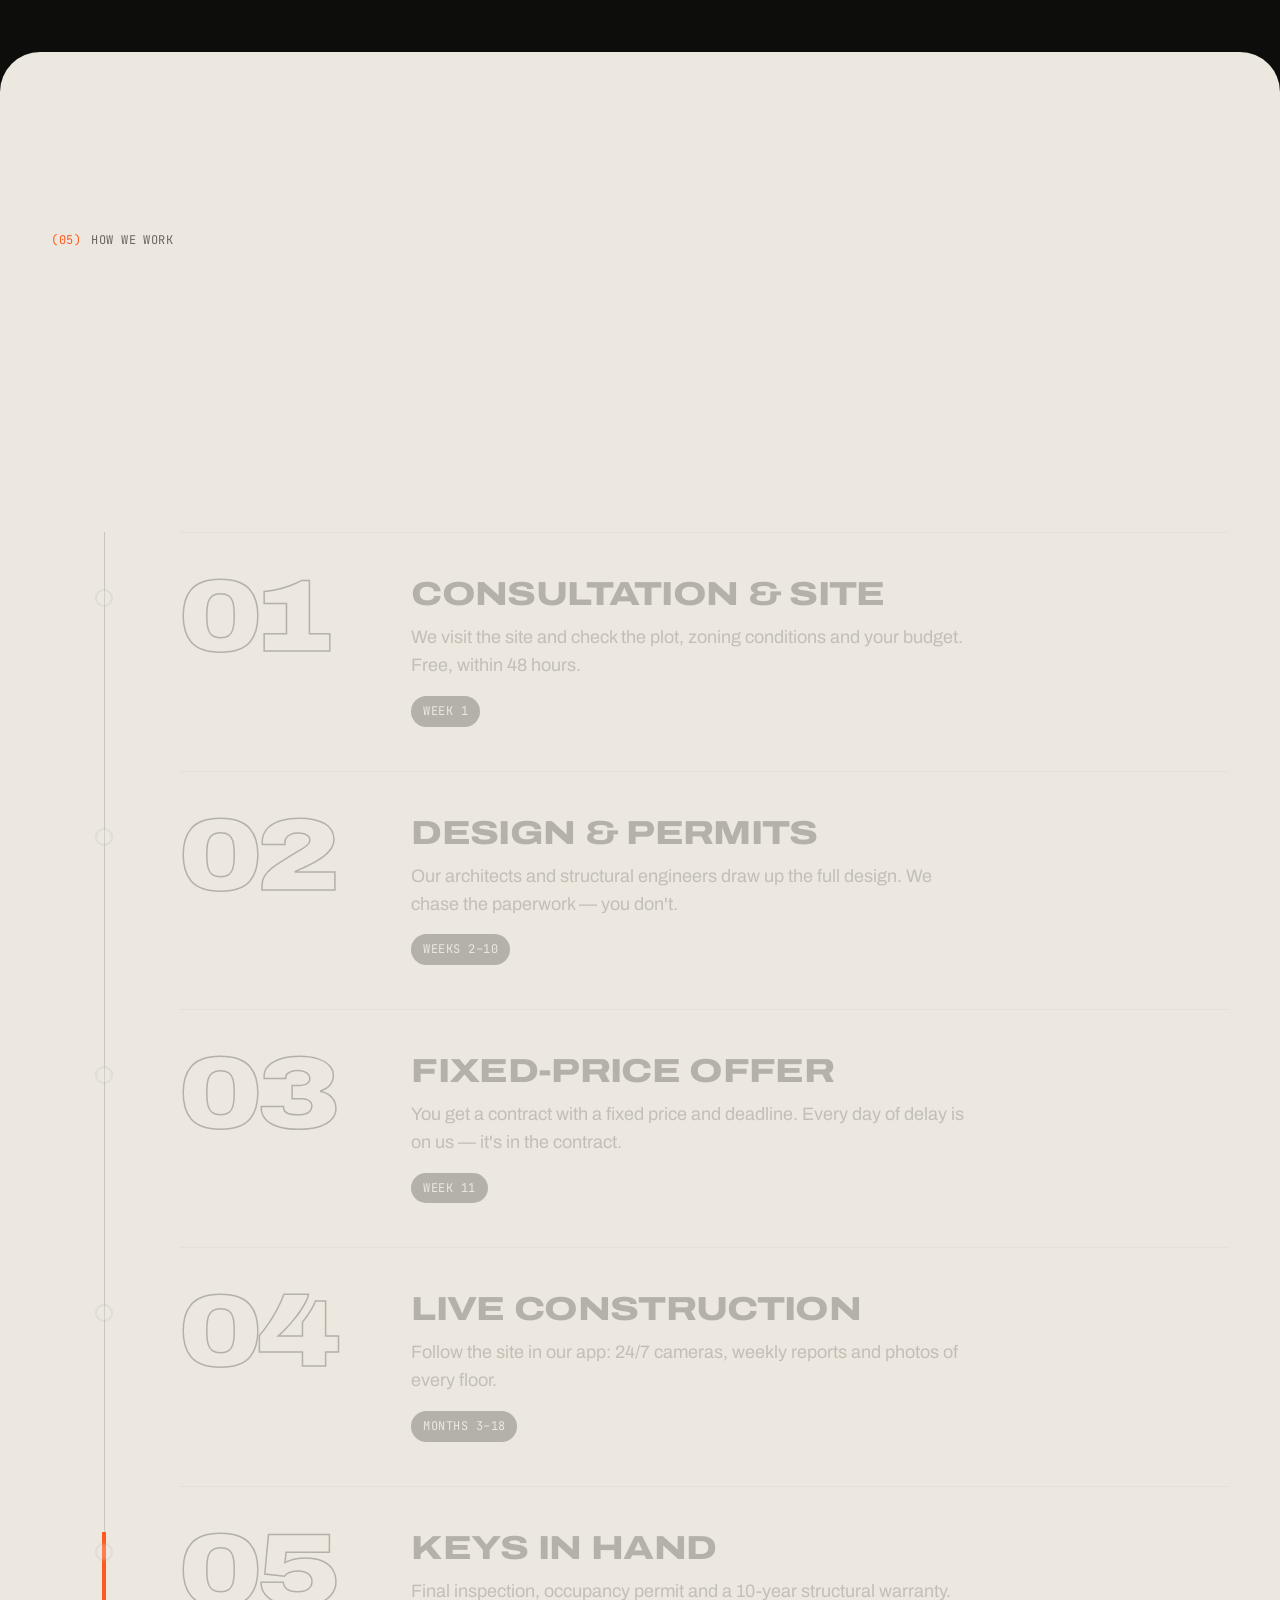
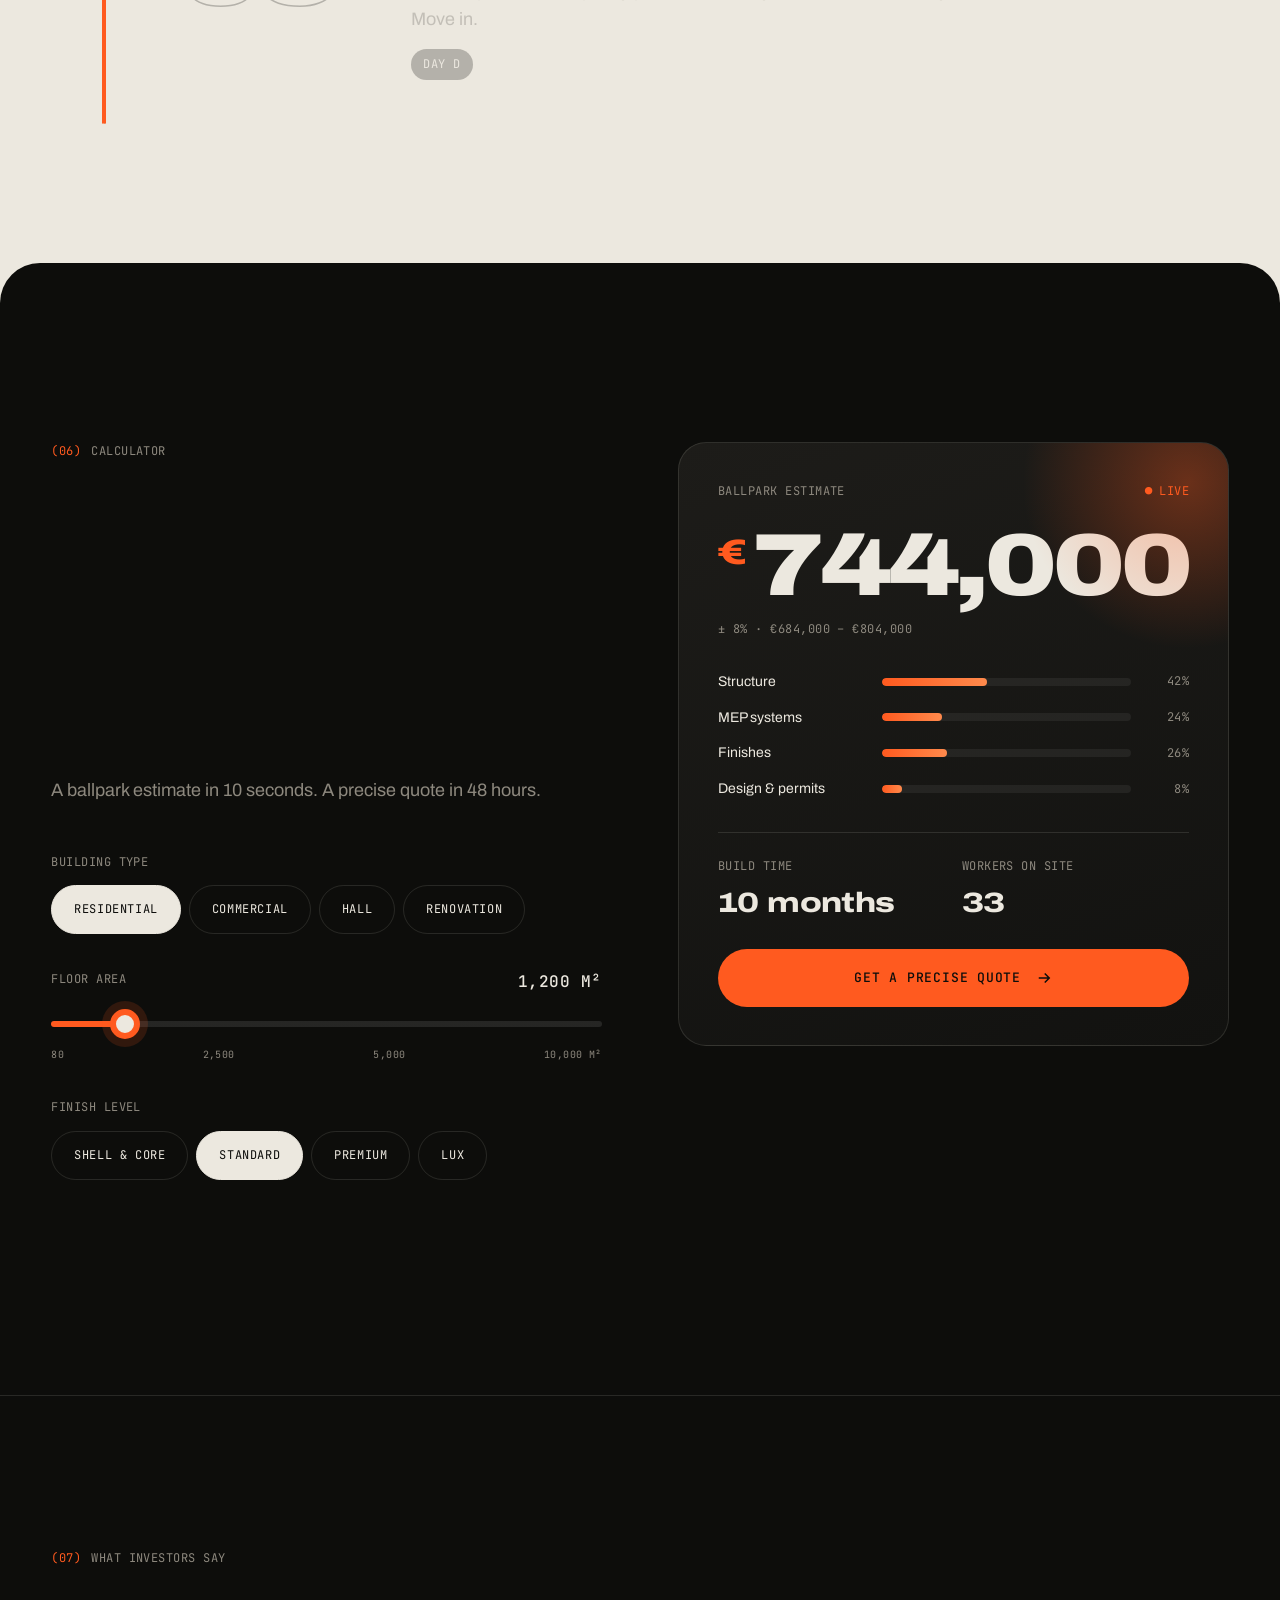
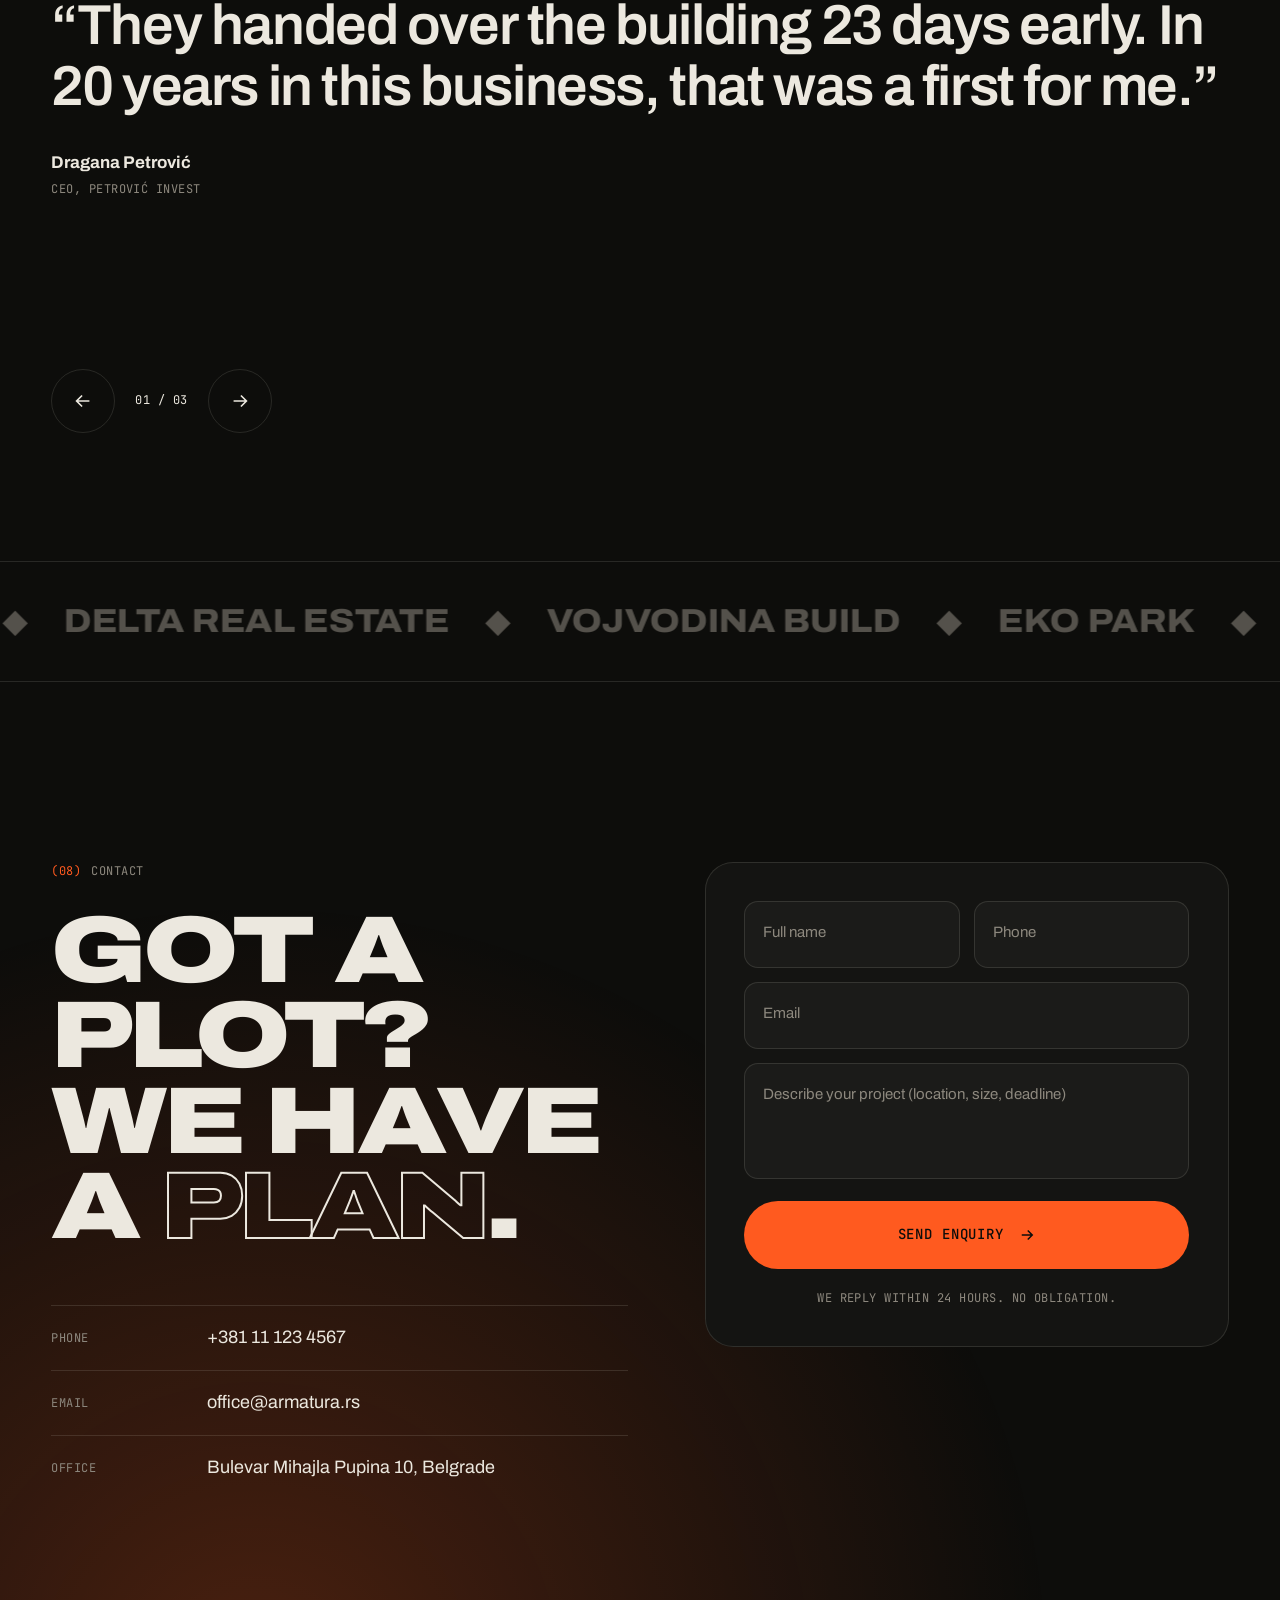
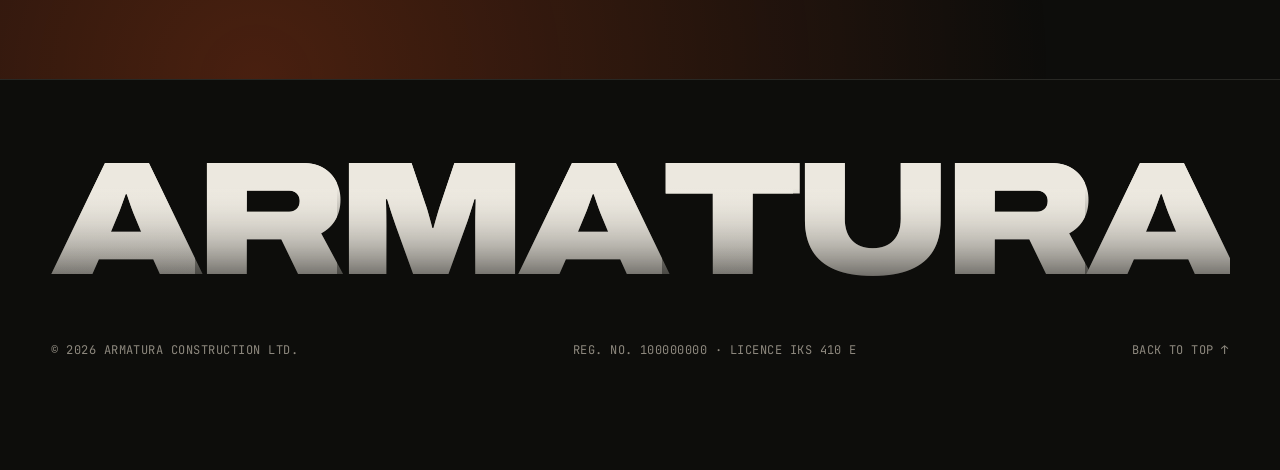
<file: en/index.html>
<!doctype html>
<html lang="en">
<head>
  <meta charset="utf-8">
  <meta name="viewport" content="width=device-width, initial-scale=1">
  <title>Armatura Construction — We Build What Lasts</title>
  <meta name="description" content="Residential, commercial and industrial buildings, turnkey. From foundation to roof, on time and on budget.">
  <meta name="theme-color" content="#0d0d0b">
  <meta property="og:title" content="Armatura Construction — We Build What Lasts">
  <meta property="og:description" content="Demo website for construction companies. Design and development: Salty.rs">
  <link rel="icon" href="data:image/svg+xml,%3Csvg xmlns='http://www.w3.org/2000/svg' viewBox='0 0 32 32'%3E%3Crect width='32' height='32' fill='%23ff5a1f'/%3E%3Cpath d='M6 26 16 6l10 20h-5l-5-10-5 10z' fill='%230d0d0b'/%3E%3C/svg%3E">
  <link rel="preconnect" href="https://fonts.googleapis.com">
  <link rel="preconnect" href="https://fonts.gstatic.com" crossorigin>
  <link href="https://fonts.googleapis.com/css2?family=Archivo:wdth,wght@62..125,100..900&family=JetBrains+Mono:wght@400;500&display=swap" rel="stylesheet">
  <link rel="stylesheet" href="styles.css">
</head>
<body class="is-loading">

  <!-- ============ PRELOADER ============ -->
  <div class="loader" aria-hidden="true">
    <div class="loader__grid"></div>
    <div class="loader__top">
      <span class="mono">[ <span data-company>ARMATURA</span> ]</span>
      <span class="mono">44.7866° N · 20.4489° E</span>
    </div>
    <div class="loader__center">
      <div class="loader__crane">
        <span class="loader__cable"></span>
        <span class="loader__block"></span>
      </div>
      <div class="loader__count"><span class="js-count">000</span><small>%</small></div>
      <div class="loader__msg mono js-loader-msg">Digging foundations…</div>
    </div>
    <div class="loader__bar"><span class="js-loader-bar"></span></div>
    <div class="loader__panels"><i></i><i></i><i></i><i></i><i></i></div>
  </div>

  <!-- ============ CURSOR ============ -->
  <div class="cursor" aria-hidden="true"><div class="cursor__dot"></div><div class="cursor__ring"><span class="cursor__label">View</span></div></div>
  <div class="grain" aria-hidden="true"></div>

  <!-- ============ NAV ============ -->
  <header class="nav">
    <a href="#top" class="logo" aria-label="Home">
      <svg viewBox="0 0 32 32" class="logo__mark" aria-hidden="true"><rect width="32" height="32" fill="currentColor"/><path d="M6 26 16 6l10 20h-5l-5-10-5 10z" fill="#0d0d0b"/></svg>
      <span class="logo__text"><b data-company>ARMATURA</b><small>CONSTRUCTION</small></span>
    </a>
    <nav class="nav__links" aria-label="Main navigation">
      <a href="#usluge" data-hover>Services</a>
      <a href="#projekti" data-hover>Projects</a>
      <a href="#proces" data-hover>Process</a>
      <a href="#kalkulator" data-hover>Calculator</a>
      <a href="#kontakt" data-hover>Contact</a>
    </nav>
    <a href="#kontakt" class="btn btn--sm magnetic" data-hover><span>Get a quote</span></a>
    <button class="burger" aria-label="Menu" aria-expanded="false"><span></span><span></span></button>
  </header>

  <div class="menu" aria-hidden="true">
    <nav>
      <a href="#usluge"><i>01</i>Services</a>
      <a href="#projekti"><i>02</i>Projects</a>
      <a href="#proces"><i>03</i>Process</a>
      <a href="#kalkulator"><i>04</i>Calculator</a>
      <a href="#kontakt"><i>05</i>Contact</a>
    </nav>
    <div class="menu__foot mono"><a href="tel:+381111234567">+381 11 123 4567</a><a href="mailto:office@armatura.rs">office@armatura.rs</a></div>
  </div>

  <main id="top">

    <!-- ============ HERO ============ -->
    <section class="hero">
      <canvas class="hero__canvas" aria-hidden="true"></canvas>
      <div class="hero__hud mono" aria-hidden="true">
        <div class="hud hud--tl"><span>PROJECT</span><b>RESIDENTIAL COMPLEX “SAVA 3”</b></div>
        <div class="hud hud--tr"><span>FLOOR</span><b class="js-floor">00 / 16</b></div>
        <div class="hud hud--bl"><span>HEIGHT</span><b class="js-height">0.00 m</b></div>
        <div class="hud hud--br"><span>STATUS</span><b class="js-status">UNDER CONSTRUCTION</b></div>
      </div>

      <div class="hero__content">
        <p class="eyebrow mono reveal-up"><span class="dot"></span> Since 1998 · Belgrade · Novi Sad · Niš</p>
        <h1 class="hero__title">
          <span class="line"><span>We build</span></span>
          <span class="line"><span>what</span></span>
          <span class="line"><span><em class="outline">lasts</em><b class="accent">.</b></span></span>
        </h1>
        <div class="hero__bottom">
          <p class="hero__lead reveal-up">Residential, commercial and industrial buildings, delivered <strong>turnkey</strong>. One contract, one fixed price, one deadline — and a team that keeps it.</p>
          <div class="hero__ctas reveal-up">
            <a href="#kalkulator" class="btn magnetic" data-hover><span>Estimate your build cost</span><svg viewBox="0 0 24 24"><path d="M5 12h14m-6-6 6 6-6 6"/></svg></a>
            <a href="#projekti" class="btn btn--ghost magnetic" data-hover><span>Our projects</span></a>
          </div>
        </div>
      </div>

      <a href="#manifest" class="scroll-cue mono" aria-label="Scroll down"><span>Scroll</span><i></i></a>
    </section>

    <!-- ============ TICKER ============ -->
    <div class="ticker" aria-hidden="true">
      <div class="ticker__track js-marquee" data-speed="1">
        <span>Residential</span><i>✦</i><span>Commercial</span><i>✦</i><span>Industrial halls</span><i>✦</i><span>Infrastructure</span><i>✦</i><span>Renovations</span><i>✦</i><span>Design &amp; engineering</span><i>✦</i>
      </div>
    </div>

    <!-- ============ MANIFEST ============ -->
    <section class="manifest" id="manifest">
      <div class="container">
        <p class="label mono"><span>(01)</span> Who we are</p>
        <p class="manifest__text js-words">Every building starts with a promise. We have kept ours for 27 years — with concrete, steel and deadlines that never slip. No hidden costs, no excuses, no “next week, for sure”. Just buildings that stand exactly the way we said they would.</p>
        <div class="manifest__sign">
          <div class="sign__avatar">MJ</div>
          <div><b>Marko Jovanović</b><span class="mono">Founder &amp; chief engineer</span></div>
        </div>
      </div>
    </section>

    <!-- ============ STATS ============ -->
    <section class="stats">
      <div class="container stats__grid">
        <div class="stat reveal-up"><b><span class="js-counter" data-to="27">0</span></b><span>years in business</span></div>
        <div class="stat reveal-up"><b><span class="js-counter" data-to="340">0</span>+</b><span>completed buildings</span></div>
        <div class="stat reveal-up"><b><span class="js-counter" data-to="1.2" data-decimals="1">0</span>M</b><span>m² built</span></div>
        <div class="stat reveal-up"><b><span class="js-counter" data-to="98">0</span>%</b><span>delivered on time</span></div>
      </div>
    </section>

    <!-- ============ SERVICES ============ -->
    <section class="services" id="usluge">
      <div class="container">
        <div class="section-head">
          <p class="label mono"><span>(02)</span> Services</p>
          <h2 class="h2 split-lines"><span class="line"><span>Everything on</span></span><span class="line"><span>one site<b class="accent">.</b></span></span></h2>
        </div>
        <ul class="svc-list">
          <li class="svc" data-art="residential" data-hover>
            <span class="svc__num mono">01</span>
            <h3 class="svc__title">Residential</h3>
            <p class="svc__desc">Buildings and complexes from 4 to 200 units. From permit to final inspection.</p>
            <span class="svc__arrow"><svg viewBox="0 0 24 24"><path d="M7 17 17 7M8 7h9v9"/></svg></span>
          </li>
          <li class="svc" data-art="office" data-hover>
            <span class="svc__num mono">02</span>
            <h3 class="svc__title">Commercial</h3>
            <p class="svc__desc">Offices, malls and hotels with glass facades people remember.</p>
            <span class="svc__arrow"><svg viewBox="0 0 24 24"><path d="M7 17 17 7M8 7h9v9"/></svg></span>
          </li>
          <li class="svc" data-art="industrial" data-hover>
            <span class="svc__num mono">03</span>
            <h3 class="svc__title">Industrial</h3>
            <p class="svc__desc">Steel and concrete halls, warehouses and logistics centres up to 50,000 m².</p>
            <span class="svc__arrow"><svg viewBox="0 0 24 24"><path d="M7 17 17 7M8 7h9v9"/></svg></span>
          </li>
          <li class="svc" data-art="bridge" data-hover>
            <span class="svc__num mono">04</span>
            <h3 class="svc__title">Infrastructure</h3>
            <p class="svc__desc">Bridges, roads and utilities — for municipalities and private investors.</p>
            <span class="svc__arrow"><svg viewBox="0 0 24 24"><path d="M7 17 17 7M8 7h9v9"/></svg></span>
          </li>
          <li class="svc" data-art="villa" data-hover>
            <span class="svc__num mono">05</span>
            <h3 class="svc__title">Renovations</h3>
            <p class="svc__desc">Extensions, added floors and repairs of existing buildings with minimal downtime.</p>
            <span class="svc__arrow"><svg viewBox="0 0 24 24"><path d="M7 17 17 7M8 7h9v9"/></svg></span>
          </li>
        </ul>
      </div>
      <div class="svc-preview" aria-hidden="true"><div class="svc-preview__inner"></div></div>
    </section>

    <!-- ============ PROJECTS (horizontal) ============ -->
    <section class="projects" id="projekti">
      <div class="projects__sticky">
        <div class="projects__head container">
          <p class="label mono"><span>(03)</span> Selected projects</p>
          <div class="projects__progress"><span class="js-proj-progress"></span></div>
          <p class="mono projects__count"><span class="js-proj-index">01</span> / 05</p>
        </div>
        <div class="projects__track js-proj-track">
          <div class="projects__intro">
            <h2 class="h2">Buildings that<br>define the <em class="outline">skyline</em><b class="accent">.</b></h2>
            <p>Five of the 340+ buildings we have handed over to investors — on time and on budget.</p>
            <span class="mono drag-hint">Scroll → </span>
          </div>
          <article class="proj" data-hover data-cursor="Details">
            <div class="proj__media"><div class="proj__art" data-art="tower"></div></div>
            <div class="proj__meta"><span class="mono">2025 · Belgrade</span><h3>Sava Tower</h3><p>Mixed-use tower · 32 floors · 41,000 m²</p></div>
          </article>
          <article class="proj" data-hover data-cursor="Details">
            <div class="proj__media"><div class="proj__art" data-art="residential"></div></div>
            <div class="proj__meta"><span class="mono">2024 · Novi Sad</span><h3>Liman Park</h3><p>Residential complex · 6 buildings · 380 apartments</p></div>
          </article>
          <article class="proj" data-hover data-cursor="Details">
            <div class="proj__media"><div class="proj__art" data-art="industrial"></div></div>
            <div class="proj__meta"><span class="mono">2024 · Šimanovci</span><h3>LogiHub 2</h3><p>Logistics centre · 28,500 m² · 9 months</p></div>
          </article>
          <article class="proj" data-hover data-cursor="Details">
            <div class="proj__media"><div class="proj__art" data-art="bridge"></div></div>
            <div class="proj__meta"><span class="mono">2023 · Niš</span><h3>Nišava Bridge</h3><p>Pedestrian and cycle bridge · 86 m span</p></div>
          </article>
          <article class="proj" data-hover data-cursor="Details">
            <div class="proj__media"><div class="proj__art" data-art="office"></div></div>
            <div class="proj__meta"><span class="mono">2023 · Belgrade</span><h3>Nova Galerija</h3><p>Business centre · LEED Gold · 18,000 m²</p></div>
          </article>
          <div class="projects__end">
            <p class="mono">The next one could be yours.</p>
            <a href="#kontakt" class="btn magnetic" data-hover><span>Let's talk</span><svg viewBox="0 0 24 24"><path d="M5 12h14m-6-6 6 6-6 6"/></svg></a>
          </div>
        </div>
      </div>
    </section>

    <!-- ============ BEFORE / AFTER ============ -->
    <section class="ba">
      <div class="container">
        <div class="section-head section-head--row">
          <div>
            <p class="label mono"><span>(04)</span> From blueprint to keys</p>
            <h2 class="h2 split-lines"><span class="line"><span>What you see</span></span><span class="line"><span>on paper is what <em class="outline">you get</em>.</span></span></h2>
          </div>
          <p class="section-head__aside">Drag the slider. This is the gap between promise and delivery when the job is done by a team that knows what it is doing.</p>
        </div>
        <div class="ba__frame js-ba" data-hover data-cursor="Drag">
          <div class="ba__layer ba__after" data-art="ba-solid"></div>
          <div class="ba__layer ba__before" data-art="ba-blueprint"></div>
          <div class="ba__handle"><span><svg viewBox="0 0 24 24"><path d="m9 6-6 6 6 6M15 6l6 6-6 6"/></svg></span></div>
          <span class="ba__tag ba__tag--l mono">BLUEPRINT · REV. 04</span>
          <span class="ba__tag ba__tag--r mono">COMPLETED · 2025</span>
        </div>
      </div>
    </section>

    <!-- ============ PROCESS ============ -->
    <section class="process" id="proces">
      <div class="container">
        <div class="section-head">
          <p class="label mono"><span>(05)</span> How we work</p>
          <h2 class="h2 split-lines"><span class="line"><span>Five steps.</span></span><span class="line"><span>Zero surprises<b class="accent">.</b></span></span></h2>
        </div>
        <div class="process__wrap">
          <svg class="process__line" viewBox="0 0 4 1000" preserveAspectRatio="none" aria-hidden="true"><path class="process__path js-proc-path" d="M2 0V1000"/></svg>
          <ol class="steps">
            <li class="step"><span class="step__n">01</span><div><h3>Consultation &amp; site</h3><p>We visit the site and check the plot, zoning conditions and your budget. Free, within 48 hours.</p><span class="mono step__t">Week 1</span></div></li>
            <li class="step"><span class="step__n">02</span><div><h3>Design &amp; permits</h3><p>Our architects and structural engineers draw up the full design. We chase the paperwork — you don't.</p><span class="mono step__t">Weeks 2–10</span></div></li>
            <li class="step"><span class="step__n">03</span><div><h3>Fixed-price offer</h3><p>You get a contract with a fixed price and deadline. Every day of delay is on us — it's in the contract.</p><span class="mono step__t">Week 11</span></div></li>
            <li class="step"><span class="step__n">04</span><div><h3>Live construction</h3><p>Follow the site in our app: 24/7 cameras, weekly reports and photos of every floor.</p><span class="mono step__t">Months 3–18</span></div></li>
            <li class="step"><span class="step__n">05</span><div><h3>Keys in hand</h3><p>Final inspection, occupancy permit and a 10-year structural warranty. Move in.</p><span class="mono step__t">Day D</span></div></li>
          </ol>
        </div>
      </div>
    </section>

    <!-- ============ CALCULATOR ============ -->
    <section class="calc" id="kalkulator">
      <div class="container calc__grid">
        <div class="calc__left">
          <p class="label mono"><span>(06)</span> Calculator</p>
          <h2 class="h2 split-lines"><span class="line"><span>What will your</span></span><span class="line"><span>build cost?</span></span></h2>
          <p class="calc__note">A ballpark estimate in 10 seconds. A precise quote in 48 hours.</p>

          <div class="field">
            <span class="field__label mono">Building type</span>
            <div class="chips js-type">
              <button class="chip is-active" data-price="620" data-speed="1" data-hover>Residential</button>
              <button class="chip" data-price="780" data-speed="1.1" data-hover>Commercial</button>
              <button class="chip" data-price="410" data-speed="0.6" data-hover>Hall</button>
              <button class="chip" data-price="290" data-speed="0.5" data-hover>Renovation</button>
            </div>
          </div>
          <div class="field">
            <span class="field__label mono">Floor area <b class="js-area-out">1,200 m²</b></span>
            <input type="range" class="range js-area" min="80" max="10000" step="10" value="1200" aria-label="Floor area in square metres">
            <div class="range__scale mono"><span>80</span><span>2,500</span><span>5,000</span><span>10,000 m²</span></div>
          </div>
          <div class="field">
            <span class="field__label mono">Finish level</span>
            <div class="chips js-finish">
              <button class="chip" data-mult="0.85" data-hover>Shell &amp; core</button>
              <button class="chip is-active" data-mult="1" data-hover>Standard</button>
              <button class="chip" data-mult="1.3" data-hover>Premium</button>
              <button class="chip" data-mult="1.7" data-hover>Lux</button>
            </div>
          </div>
        </div>

        <div class="calc__result">
          <div class="calc__card">
            <div class="calc__card-head mono"><span>Ballpark estimate</span><span class="blink">● LIVE</span></div>
            <div class="calc__price"><small>€</small><span class="js-price">744,000</span></div>
            <p class="mono calc__range js-range">± 8% · €682,000 – €806,000</p>
            <div class="calc__bars">
              <div class="calc__row"><span>Structure</span><i><b class="js-bar" data-share="0.42"></b></i><em class="mono js-bar-v">42%</em></div>
              <div class="calc__row"><span>MEP systems</span><i><b class="js-bar" data-share="0.24"></b></i><em class="mono js-bar-v">24%</em></div>
              <div class="calc__row"><span>Finishes</span><i><b class="js-bar" data-share="0.26"></b></i><em class="mono js-bar-v">26%</em></div>
              <div class="calc__row"><span>Design &amp; permits</span><i><b class="js-bar" data-share="0.08"></b></i><em class="mono js-bar-v">8%</em></div>
            </div>
            <div class="calc__foot">
              <div><span class="mono">Build time</span><b class="js-months">14 months</b></div>
              <div><span class="mono">Workers on site</span><b class="js-workers">38</b></div>
            </div>
            <a href="#kontakt" class="btn btn--block magnetic" data-hover><span>Get a precise quote</span><svg viewBox="0 0 24 24"><path d="M5 12h14m-6-6 6 6-6 6"/></svg></a>
          </div>
        </div>
      </div>
    </section>

    <!-- ============ TESTIMONIALS ============ -->
    <section class="quotes">
      <div class="container">
        <p class="label mono"><span>(07)</span> What investors say</p>
        <div class="quotes__slider js-quotes">
          <blockquote class="quote is-active">
            <p>“They handed over the building 23 days early. In 20 years in this business, that was a first for me.”</p>
            <footer><b>Dragana Petrović</b><span class="mono">CEO, Petrović Invest</span></footer>
          </blockquote>
          <blockquote class="quote">
            <p>“The quoted price was the final price. Not a cent more. We're already on our third project together.”</p>
            <footer><b>Nikola Stanković</b><span class="mono">Owner, NS Logistics</span></footer>
          </blockquote>
          <blockquote class="quote">
            <p>“Live cameras and weekly reports — I followed the build from Munich as if I were standing on site.”</p>
            <footer><b>Stefan Ilić</b><span class="mono">Private investor</span></footer>
          </blockquote>
        </div>
        <div class="quotes__nav">
          <button class="qbtn js-q-prev magnetic" aria-label="Previous" data-hover><svg viewBox="0 0 24 24"><path d="M19 12H5m6 6-6-6 6-6"/></svg></button>
          <span class="mono js-q-count">01 / 03</span>
          <button class="qbtn js-q-next magnetic" aria-label="Next" data-hover><svg viewBox="0 0 24 24"><path d="M5 12h14m-6-6 6 6-6 6"/></svg></button>
        </div>
      </div>
      <div class="logos" aria-hidden="true">
        <div class="logos__track js-marquee" data-speed="-0.6">
          <span>PETROVIĆ INVEST</span><span>◆</span><span>NS LOGISTICS</span><span>◆</span><span>CITY OF NIŠ</span><span>◆</span><span>DELTA REAL ESTATE</span><span>◆</span><span>VOJVODINA BUILD</span><span>◆</span><span>EKO PARK</span><span>◆</span>
        </div>
      </div>
    </section>

    <!-- ============ CTA / CONTACT ============ -->
    <section class="cta" id="kontakt">
      <div class="cta__bg" aria-hidden="true"></div>
      <div class="container cta__grid">
        <div>
          <p class="label mono"><span>(08)</span> Contact</p>
          <h2 class="cta__title split-lines"><span class="line"><span>Got a plot?</span></span><span class="line"><span>We have a <em class="outline">plan</em>.</span></span></h2>
          <ul class="cta__info">
            <li><span class="mono">Phone</span><a href="tel:+381111234567" data-hover>+381 11 123 4567</a></li>
            <li><span class="mono">Email</span><a href="mailto:office@armatura.rs" data-hover>office@armatura.rs</a></li>
            <li><span class="mono">Office</span><span>Bulevar Mihajla Pupina 10, Belgrade</span></li>
          </ul>
        </div>
        <form class="form js-form" novalidate>
          <div class="form__row">
            <label class="input"><input type="text" name="ime" required placeholder=" "><span>Full name</span></label>
            <label class="input"><input type="tel" name="tel" required placeholder=" "><span>Phone</span></label>
          </div>
          <label class="input"><input type="email" name="email" placeholder=" "><span>Email</span></label>
          <label class="input"><textarea name="poruka" rows="3" placeholder=" "></textarea><span>Describe your project (location, size, deadline)</span></label>
          <button type="submit" class="btn btn--block btn--big magnetic" data-hover><span>Send enquiry</span><svg viewBox="0 0 24 24"><path d="M5 12h14m-6-6 6 6-6 6"/></svg></button>
          <p class="form__note mono">We reply within 24 hours. No obligation.</p>
          <div class="form__done" aria-live="polite">
            <svg viewBox="0 0 52 52"><circle cx="26" cy="26" r="24"/><path d="m15 27 7 7 15-15"/></svg>
            <h3>Enquiry sent!</h3>
            <p>We'll get back to you within 24 hours.</p>
          </div>
        </form>
      </div>
    </section>
  </main>

  <!-- ============ FOOTER ============ -->
  <footer class="footer">
    <div class="footer__big" aria-hidden="true"><span class="js-footer-word" data-company>ARMATURA</span></div>
    <div class="container footer__row mono">
      <span>© 2026 <span data-company>Armatura</span> Construction Ltd.</span>
      <span>Reg. no. 100000000 · Licence IKS 410 E</span>
      <a href="#top" data-hover>Back to top ↑</a>
    </div>
  </footer>

  <!-- ============ SALTY BADGE ============ -->
  <a class="salty" href="https://salty.rs" target="_blank" rel="noopener" data-hover>
    <span class="salty__dot"></span>
    <span class="salty__txt"><b>Demo site</b> · Want a site like this for your company? <u>Salty.rs</u> builds them</span>
    <span class="salty__arrow">↗</span>
  </a>

  <script src="art.js"></script>
  <script src="main.js"></script>
</body>
</html>
</file>
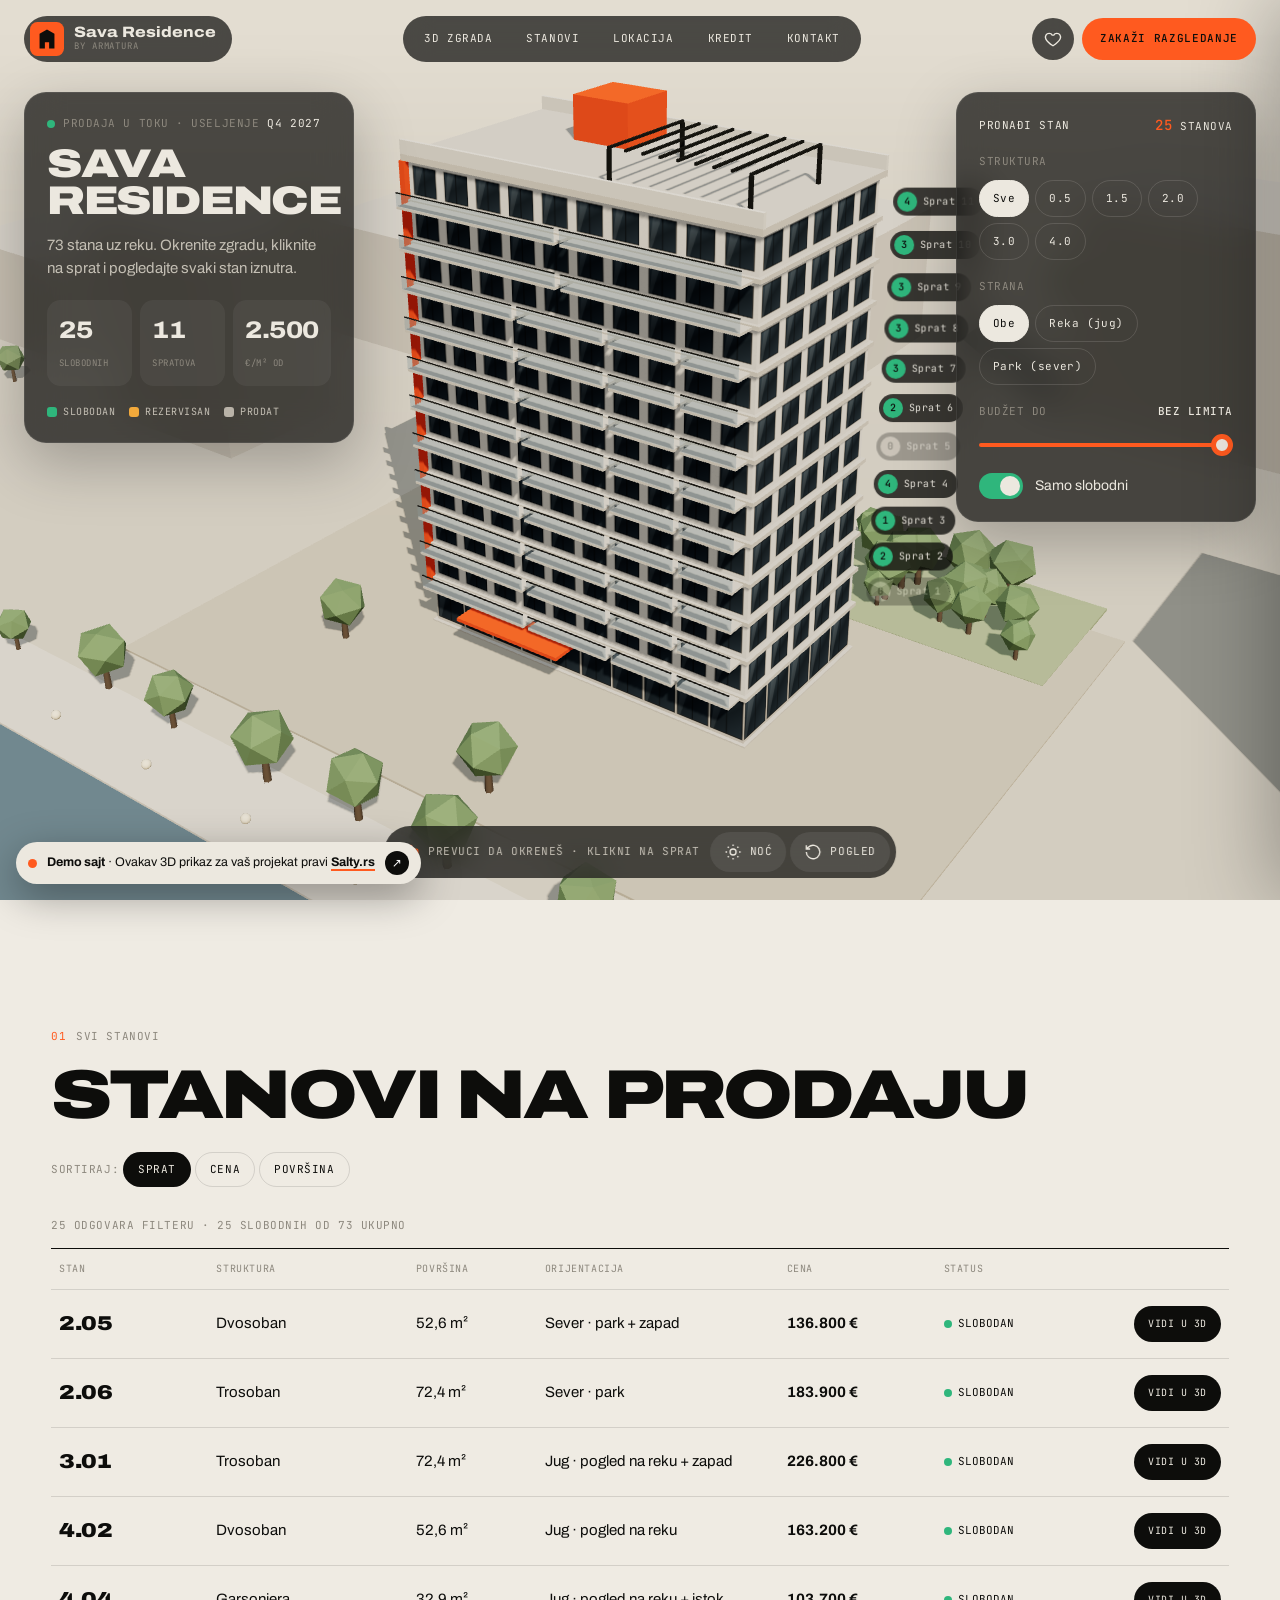
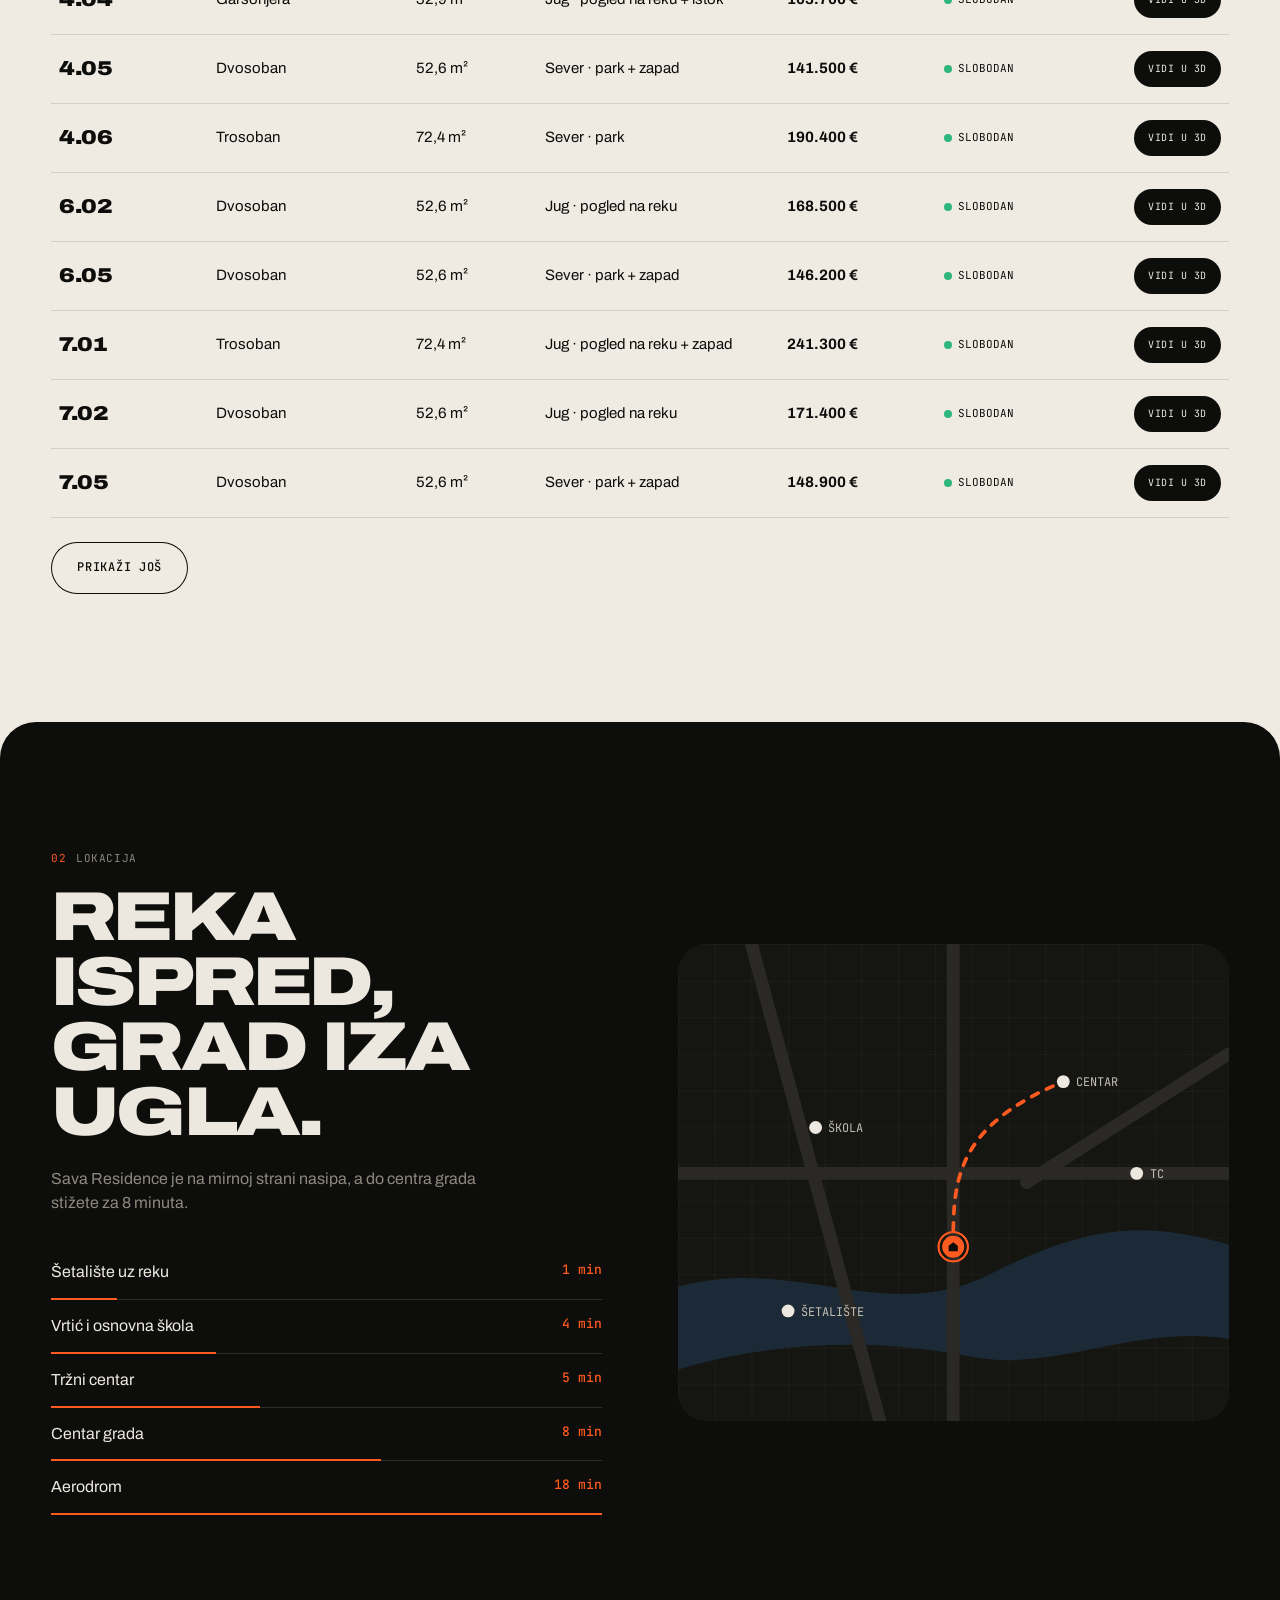
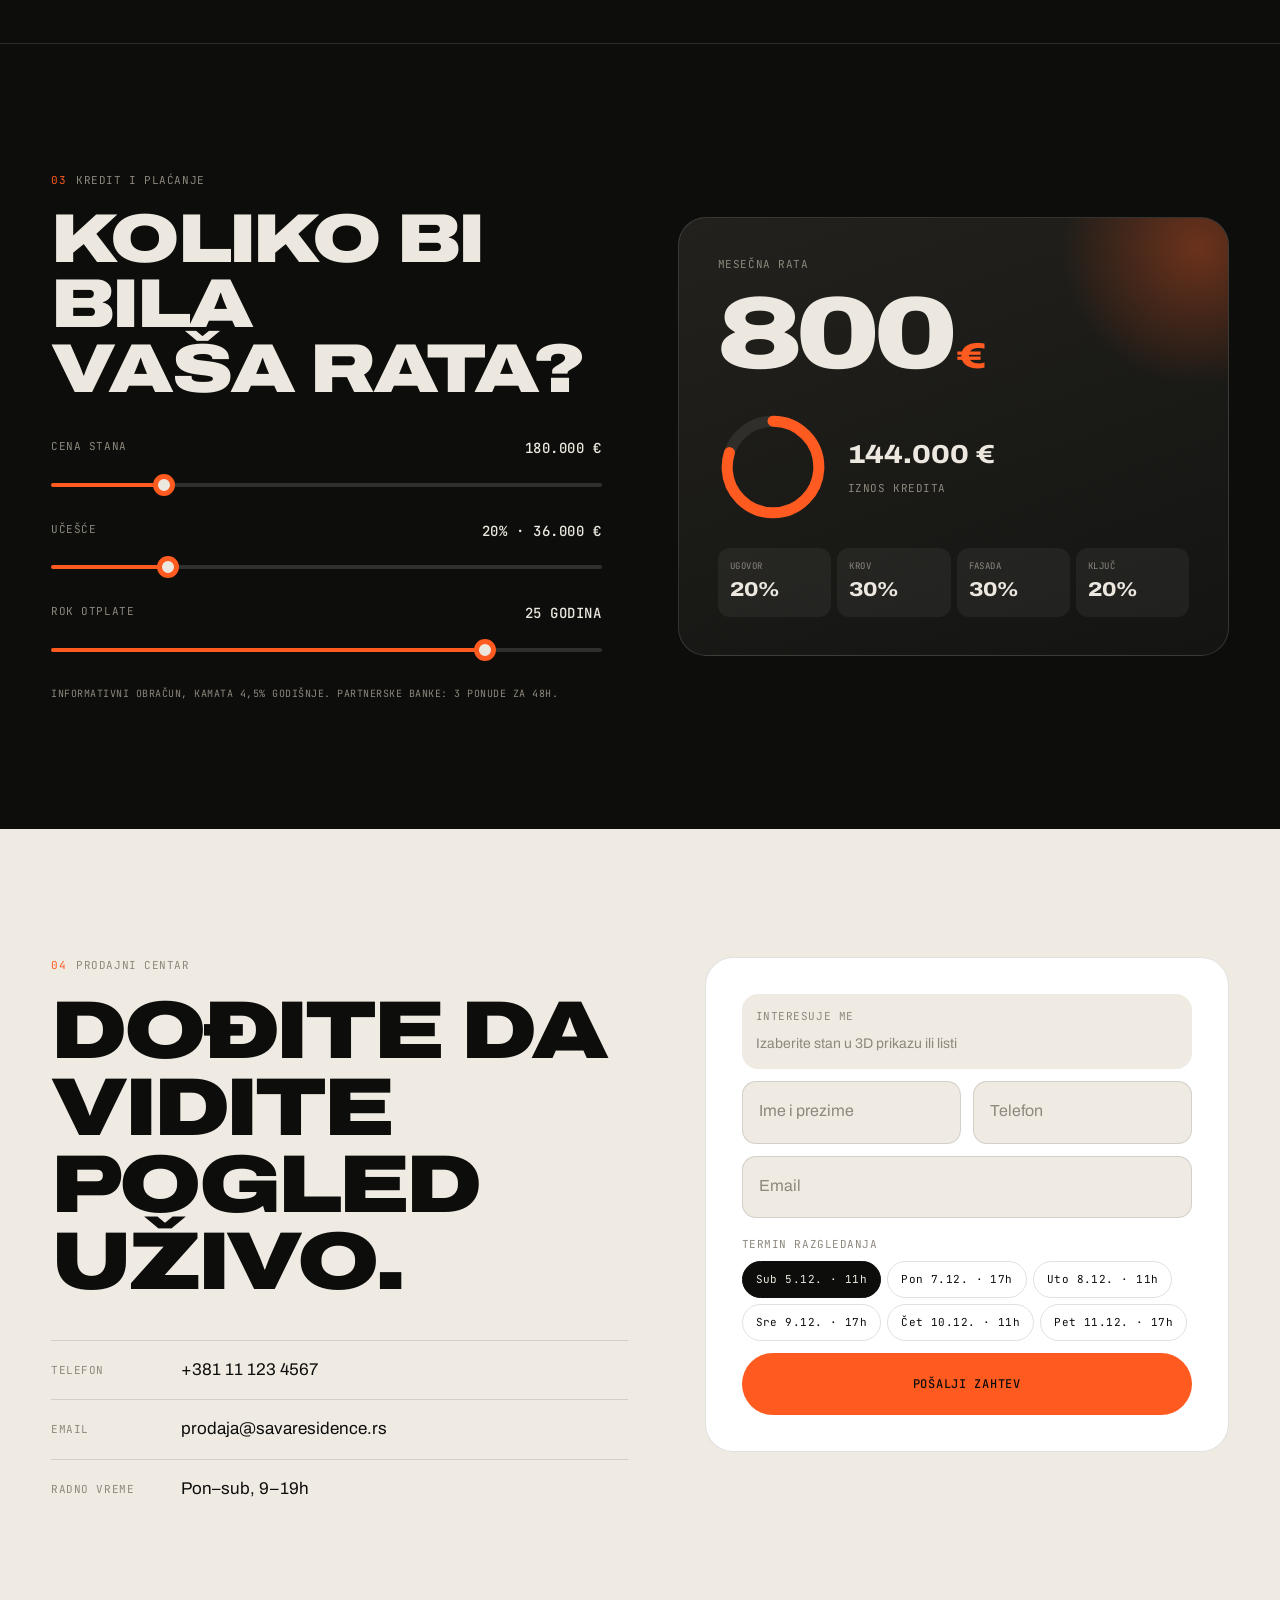
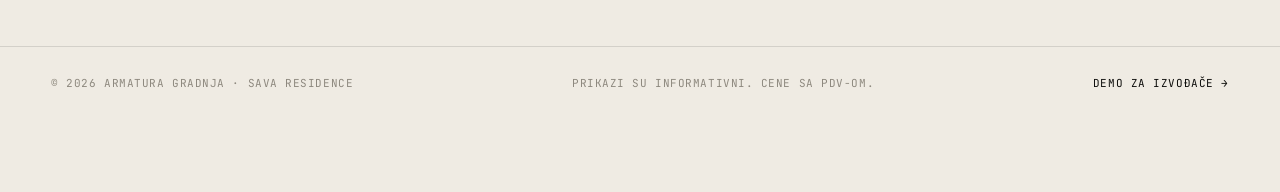
<file: investitori/index.html>
<!doctype html>
<html lang="sr">
<head>
  <meta charset="utf-8">
  <meta name="viewport" content="width=device-width, initial-scale=1, viewport-fit=cover">
  <title>Sava Residence — Izaberite svoj stan u 3D</title>
  <meta name="description" content="Interaktivni 3D prikaz zgrade: izaberite sprat, pogledajte stan, cenu i ratu kredita.">
  <meta name="theme-color" content="#0d0d0b">
  <link rel="icon" href="data:image/svg+xml,%3Csvg xmlns='http://www.w3.org/2000/svg' viewBox='0 0 32 32'%3E%3Crect width='32' height='32' rx='6' fill='%23ff5a1f'/%3E%3Cpath d='M9 25V11l7-4 7 4v14h-5v-6h-4v6z' fill='%230d0d0b'/%3E%3C/svg%3E">
  <link rel="preconnect" href="https://fonts.googleapis.com">
  <link rel="preconnect" href="https://fonts.gstatic.com" crossorigin>
  <link href="https://fonts.googleapis.com/css2?family=Archivo:wdth,wght@62..125,100..900&family=JetBrains+Mono:wght@400;500&display=swap" rel="stylesheet">
  <link rel="stylesheet" href="app.css">
  <script type="importmap">{ "imports": { "three": "./vendor/three.module.min.js" } }</script>
</head>
<body class="is-loading">

  <div class="loader" aria-hidden="true">
    <div class="loader__inner">
      <div class="loader__floors"><i></i><i></i><i></i><i></i><i></i><i></i><i></i><i></i><i></i><i></i><i></i></div>
      <p class="mono loader__txt">Učitavamo <span data-project>Sava Residence</span> <b class="js-load">0%</b></p>
    </div>
  </div>

  <!-- ============ NAV ============ -->
  <header class="nav">
    <a href="#top" class="logo">
      <svg viewBox="0 0 32 32" aria-hidden="true"><rect width="32" height="32" rx="7" fill="#ff5a1f"/><path d="M9 25V11l7-4 7 4v14h-5v-6h-4v6z" fill="#0d0d0b"/></svg>
      <span><b data-project>Sava Residence</b><small>by <span data-company>Armatura</span></small></span>
    </a>
    <nav class="nav__links">
      <a href="#top">3D zgrada</a>
      <a href="#lista">Stanovi</a>
      <a href="#lokacija">Lokacija</a>
      <a href="#placanje">Kredit</a>
      <a href="#kontakt">Kontakt</a>
    </nav>
    <div class="nav__right">
      <button class="fav-btn js-fav-open" aria-label="Sačuvani stanovi"><svg viewBox="0 0 24 24"><path d="M12 21s-7.5-4.6-9.6-9.2C.9 8.4 3 4.5 6.8 4.5c2.1 0 3.6 1.1 4.2 2.4h2c.6-1.3 2.1-2.4 4.2-2.4 3.8 0 5.9 3.9 4.4 7.3C19.5 16.4 12 21 12 21z"/></svg><b class="js-fav-count">0</b></button>
      <a href="#kontakt" class="btn btn--sm">Zakaži razgledanje</a>
    </div>
  </header>

  <main id="top">
    <!-- ============ 3D EXPLORER ============ -->
    <section class="explorer" data-mode="building">
      <canvas class="scene" aria-label="Interaktivni 3D model zgrade"></canvas>
      <div class="floor-tags" aria-hidden="true"></div>
      <div class="tip" role="status"></div>

      <!-- levo: info o projektu / spratu -->
      <aside class="panel panel--left">
        <div class="view view--building">
          <p class="mono eyebrow"><span class="pulse"></span> Prodaja u toku · useljenje <span>Q4 2027</span></p>
          <h1 class="title"><span data-project>Sava Residence</span></h1>
          <p class="lead">73 stana uz reku. Okrenite zgradu, kliknite na sprat i pogledajte svaki stan iznutra.</p>
          <div class="kpis">
            <div><b class="js-kpi-free">0</b><span>slobodnih</span></div>
            <div><b>11</b><span>spratova</span></div>
            <div><b class="js-kpi-from">0</b><span>€/m² od</span></div>
          </div>
          <div class="legend">
            <span><i style="--c:#2fb67c"></i>Slobodan</span>
            <span><i style="--c:#f2a93b"></i>Rezervisan</span>
            <span><i style="--c:#b9b3a8"></i>Prodat</span>
          </div>
        </div>
        <div class="view view--floor">
          <button class="back js-back"><svg viewBox="0 0 24 24"><path d="M19 12H5m6 6-6-6 6-6"/></svg> Cela zgrada</button>
          <div class="floor-head">
            <div>
              <p class="mono muted">Sprat</p>
              <h2 class="floor-num js-floor-num">5</h2>
            </div>
            <div class="floor-step">
              <button class="js-floor-up" aria-label="Sprat više"><svg viewBox="0 0 24 24"><path d="m6 15 6-6 6 6"/></svg></button>
              <button class="js-floor-down" aria-label="Sprat niže"><svg viewBox="0 0 24 24"><path d="m6 9 6 6 6-6"/></svg></button>
            </div>
          </div>
          <ul class="floor-list js-floor-list"></ul>
          <div class="legend">
            <span><i style="--c:#2fb67c"></i>Slobodan</span>
            <span><i style="--c:#f2a93b"></i>Rezervisan</span>
            <span><i style="--c:#b9b3a8"></i>Prodat</span>
          </div>
        </div>
      </aside>

      <!-- desno: filteri -->
      <aside class="panel panel--right js-filters">
        <div class="panel__head">
          <p class="mono">Pronađi stan</p>
          <span class="mono count"><b class="js-match">0</b> stanova</span>
        </div>
        <div class="f-group">
          <span class="mono f-label">Struktura</span>
          <div class="chips js-f-rooms">
            <button class="chip is-on" data-v="all">Sve</button>
            <button class="chip" data-v="0.5">0.5</button>
            <button class="chip" data-v="1.5">1.5</button>
            <button class="chip" data-v="2">2.0</button>
            <button class="chip" data-v="3">3.0</button>
            <button class="chip" data-v="4">4.0</button>
          </div>
        </div>
        <div class="f-group">
          <span class="mono f-label">Strana <em></em></span>
          <div class="chips js-f-side">
            <button class="chip is-on" data-v="all">Obe</button>
            <button class="chip" data-v="S">Reka (jug)</button>
            <button class="chip" data-v="N">Park (sever)</button>
          </div>
        </div>
        <div class="f-group">
          <span class="mono f-label">Budžet do <b class="js-f-price-out">600.000 €</b></span>
          <input type="range" class="range js-f-price" min="80000" max="600000" step="5000" value="600000" aria-label="Maksimalna cena">
        </div>
        <label class="toggle">
          <input type="checkbox" class="js-f-free" checked>
          <span class="toggle__ui"></span>
          <span>Samo slobodni</span>
        </label>
      </aside>

      <!-- dole: kontrole -->
      <div class="dock">
        <p class="mono hint js-hint"><svg viewBox="0 0 24 24"><path d="M9 11V5a2 2 0 1 1 4 0v5m0-1a2 2 0 1 1 4 0v2m0-1a2 2 0 1 1 4 0v4a7 7 0 0 1-7 7h-1a7 7 0 0 1-6-3l-3-5a2 2 0 0 1 3-2l2 2"/></svg><span>Prevuci da okreneš · klikni na sprat</span></p>
        <div class="dock__btns">
          <button class="dbtn js-filters-toggle" aria-label="Filteri"><svg viewBox="0 0 24 24"><path d="M4 6h16M7 12h10M10 18h4"/></svg><span>Filteri</span></button>
          <button class="dbtn js-daynight" aria-label="Dan / noć"><svg class="i-sun" viewBox="0 0 24 24"><circle cx="12" cy="12" r="4"/><path d="M12 2v2m0 16v2M4.9 4.9l1.4 1.4m11.4 11.4 1.4 1.4M2 12h2m16 0h2M4.9 19.1l1.4-1.4M17.7 6.3l1.4-1.4"/></svg><svg class="i-moon" viewBox="0 0 24 24"><path d="M21 12.8A9 9 0 1 1 11.2 3a7 7 0 0 0 9.8 9.8z"/></svg><span class="js-dn-label">Noć</span></button>
          <button class="dbtn js-reset" aria-label="Resetuj pogled"><svg viewBox="0 0 24 24"><path d="M3 12a9 9 0 1 0 3-6.7L3 8m0-5v5h5"/></svg><span>Pogled</span></button>
        </div>
      </div>

      <!-- drawer: detalji stana -->
      <aside class="drawer" aria-hidden="true">
        <button class="drawer__close js-close" aria-label="Zatvori"><svg viewBox="0 0 24 24"><path d="M6 6l12 12M18 6 6 18"/></svg></button>
        <div class="drawer__scroll">
          <div class="d-head">
            <span class="status js-d-status">Slobodan</span>
            <p class="mono muted js-d-floor">Sprat 5 · Jug</p>
            <h3 class="d-id">Stan <span class="js-d-id">5.03</span></h3>
            <p class="d-type js-d-type">Trosoban · 77 m²</p>
          </div>
          <div class="plan js-d-plan"></div>
          <div class="d-specs">
            <div><span class="mono">Površina</span><b class="js-d-area">—</b></div>
            <div><span class="mono">Terasa</span><b class="js-d-terrace">—</b></div>
            <div><span class="mono">Cena / m²</span><b class="js-d-ppm">—</b></div>
            <div><span class="mono">Orijentacija</span><b class="js-d-orient">—</b></div>
          </div>
          <div class="d-price">
            <div>
              <span class="mono muted">Ukupna cena</span>
              <b class="js-d-price">—</b>
            </div>
            <div class="d-rate">
              <span class="mono muted">Rata od</span>
              <b class="js-d-rate">—</b>
            </div>
          </div>
          <ul class="d-feat">
            <li>Podno grejanje i toplotna pumpa</li>
            <li>PVC stolarija sa troslojnim staklom</li>
            <li>Garažno mesto u ponudi</li>
            <li>Smart home priprema</li>
          </ul>
          <div class="d-actions">
            <a href="#kontakt" class="btn btn--block js-d-book">Zakaži razgledanje</a>
            <button class="btn btn--ghost btn--icon js-d-fav" aria-label="Sačuvaj"><svg viewBox="0 0 24 24"><path d="M12 21s-7.5-4.6-9.6-9.2C.9 8.4 3 4.5 6.8 4.5c2.1 0 3.6 1.1 4.2 2.4h2c.6-1.3 2.1-2.4 4.2-2.4 3.8 0 5.9 3.9 4.4 7.3C19.5 16.4 12 21 12 21z"/></svg></button>
          </div>
        </div>
      </aside>
    </section>

    <!-- ============ LISTA STANOVA ============ -->
    <section class="list" id="lista">
      <div class="container">
        <div class="sec-head">
          <div>
            <p class="mono label"><span>01</span> Svi stanovi</p>
            <h2 class="h2">Stanovi na prodaju</h2>
          </div>
          <div class="sort mono">
            Sortiraj:
            <button class="is-on" data-sort="id">Sprat</button>
            <button data-sort="price">Cena</button>
            <button data-sort="area">Površina</button>
          </div>
        </div>
        <p class="list__sum mono js-list-sum"></p>
        <div class="table" role="table">
          <div class="tr th" role="row">
            <span>Stan</span><span>Struktura</span><span>Površina</span><span>Orijentacija</span><span>Cena</span><span>Status</span><span></span>
          </div>
          <div class="js-rows"></div>
        </div>
        <button class="btn btn--ghost more js-more">Prikaži još</button>
      </div>
    </section>

    <!-- ============ LOKACIJA ============ -->
    <section class="loc" id="lokacija">
      <div class="container loc__grid">
        <div>
          <p class="mono label"><span>02</span> Lokacija</p>
          <h2 class="h2">Reka ispred,<br>grad iza ugla.</h2>
          <p class="muted loc__lead">Sava Residence je na mirnoj strani nasipa, a do centra grada stižete za 8 minuta.</p>
          <ul class="dist">
            <li style="--p:.12"><span>Šetalište uz reku</span><b>1 min</b><i></i></li>
            <li style="--p:.3"><span>Vrtić i osnovna škola</span><b>4 min</b><i></i></li>
            <li style="--p:.38"><span>Tržni centar</span><b>5 min</b><i></i></li>
            <li style="--p:.6"><span>Centar grada</span><b>8 min</b><i></i></li>
            <li style="--p:1"><span>Aerodrom</span><b>18 min</b><i></i></li>
          </ul>
        </div>
        <div class="map" aria-hidden="true">
          <svg viewBox="0 0 600 520">
            <defs>
              <pattern id="mg" width="40" height="40" patternUnits="userSpaceOnUse"><path d="M40 0H0v40" fill="none" stroke="currentColor" stroke-opacity=".08"/></pattern>
            </defs>
            <rect width="600" height="520" fill="url(#mg)"/>
            <path class="map__river" d="M-20 380 C 120 330, 220 420, 340 360 S 520 300, 640 340 L 640 440 C 520 400, 420 470, 320 450 S 100 430, -20 470 Z"/>
            <path class="map__road" d="M0 250 H600 M300 0 V520 M80 0 L220 520 M600 120 L380 260"/>
            <path class="map__route" d="M300 330 C 300 260, 300 200, 420 150"/>
            <g class="map__poi" transform="translate(420 150)"><circle r="7"/><text x="14" y="5">Centar</text></g>
            <g class="map__poi" transform="translate(150 200)"><circle r="7"/><text x="14" y="5">Škola</text></g>
            <g class="map__poi" transform="translate(500 250)"><circle r="7"/><text x="14" y="5">TC</text></g>
            <g class="map__poi" transform="translate(120 400)"><circle r="7"/><text x="14" y="5">Šetalište</text></g>
            <g class="map__home" transform="translate(300 330)">
              <circle class="map__ring" r="16"/><circle class="map__ring map__ring--2" r="16"/>
              <circle r="12" class="map__dot"/>
              <path d="M-5 5V-1l5-4 5 4v6z" fill="#0d0d0b"/>
            </g>
          </svg>
        </div>
      </div>
    </section>

    <!-- ============ KREDIT ============ -->
    <section class="pay" id="placanje">
      <div class="container pay__grid">
        <div>
          <p class="mono label"><span>03</span> Kredit i plaćanje</p>
          <h2 class="h2">Koliko bi bila<br>vaša rata?</h2>
          <div class="field">
            <span class="mono f-label">Cena stana <b class="js-c-price-out">180.000 €</b></span>
            <input type="range" class="range js-c-price" min="80000" max="600000" step="1000" value="180000">
          </div>
          <div class="field">
            <span class="mono f-label">Učešće <b class="js-c-down-out">20%</b></span>
            <input type="range" class="range js-c-down" min="10" max="60" step="5" value="20">
          </div>
          <div class="field">
            <span class="mono f-label">Rok otplate <b class="js-c-years-out">25 godina</b></span>
            <input type="range" class="range js-c-years" min="5" max="30" step="1" value="25">
          </div>
          <p class="mono muted small">Informativni obračun, kamata 4,5% godišnje. Partnerske banke: 3 ponude za 48h.</p>
        </div>
        <div class="rate-card">
          <p class="mono muted">Mesečna rata</p>
          <div class="rate-big"><span class="js-c-rate">0</span><small>€</small></div>
          <div class="donut">
            <svg viewBox="0 0 120 120"><circle cx="60" cy="60" r="50" class="donut__bg"/><circle cx="60" cy="60" r="50" class="donut__fg js-c-donut"/></svg>
            <div><b class="js-c-loan">0 €</b><span class="mono">iznos kredita</span></div>
          </div>
          <div class="plan-pay">
            <div><span class="mono">Ugovor</span><b>20%</b></div>
            <div><span class="mono">Krov</span><b>30%</b></div>
            <div><span class="mono">Fasada</span><b>30%</b></div>
            <div><span class="mono">Ključ</span><b>20%</b></div>
          </div>
        </div>
      </div>
    </section>

    <!-- ============ KONTAKT ============ -->
    <section class="contact" id="kontakt">
      <div class="container contact__grid">
        <div>
          <p class="mono label"><span>04</span> Prodajni centar</p>
          <h2 class="h2 h2--xl">Dođite da vidite<br>pogled uživo.</h2>
          <ul class="c-info">
            <li><span class="mono">Telefon</span><a href="tel:+381111234567">+381 11 123 4567</a></li>
            <li><span class="mono">Email</span><a href="mailto:prodaja@savaresidence.rs">prodaja@savaresidence.rs</a></li>
            <li><span class="mono">Radno vreme</span><span>Pon–sub, 9–19h</span></li>
          </ul>
        </div>
        <form class="form js-form" novalidate>
          <div class="picked js-picked"><span class="mono">Interesuje me</span><div class="picked__chips js-picked-chips"><em>Izaberite stan u 3D prikazu ili listi</em></div></div>
          <div class="form__row">
            <label class="input"><input type="text" name="ime" required placeholder=" "><span>Ime i prezime</span></label>
            <label class="input"><input type="tel" name="tel" required placeholder=" "><span>Telefon</span></label>
          </div>
          <label class="input"><input type="email" name="email" placeholder=" "><span>Email</span></label>
          <div class="slots">
            <span class="mono f-label">Termin razgledanja</span>
            <div class="chips js-slots"></div>
          </div>
          <button class="btn btn--block btn--big" type="submit">Pošalji zahtev</button>
          <div class="form__done">
            <svg viewBox="0 0 52 52"><circle cx="26" cy="26" r="24"/><path d="m15 27 7 7 15-15"/></svg>
            <h3>Vidimo se!</h3>
            <p class="js-done-txt">Potvrdu termina šaljemo SMS-om.</p>
          </div>
        </form>
      </div>
    </section>
  </main>

  <footer class="footer container mono">
    <span>© 2026 <span data-company>Armatura</span> Gradnja · <span data-project>Sava Residence</span></span>
    <span>Prikazi su informativni. Cene sa PDV-om.</span>
    <a href="../">Demo za izvođače →</a>
  </footer>

  <a class="salty" href="https://salty.rs" target="_blank" rel="noopener">
    <span class="salty__dot"></span>
    <span><b>Demo sajt</b> · Ovakav 3D prikaz za vaš projekat pravi <u>Salty.rs</u></span>
    <span class="salty__arrow">↗</span>
  </a>

  <script type="module" src="app.js"></script>
</body>
</html>
</file>
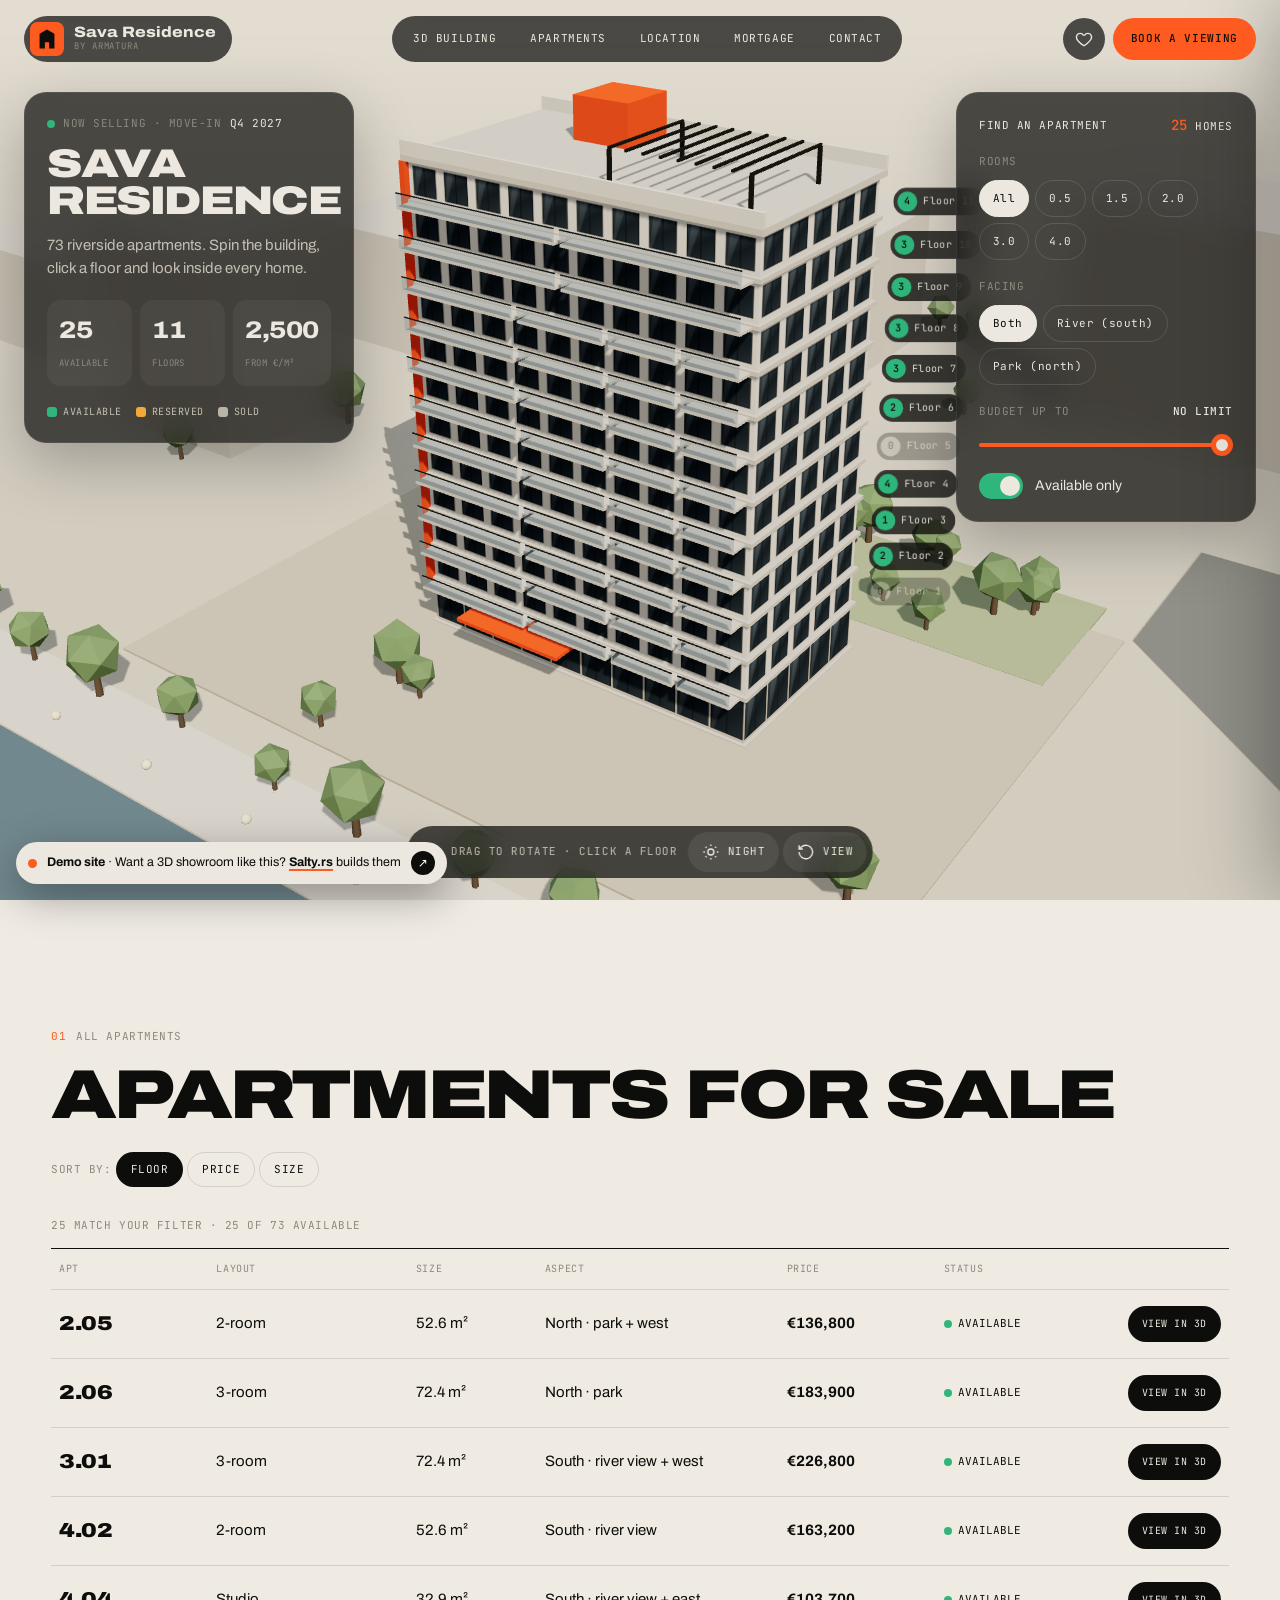
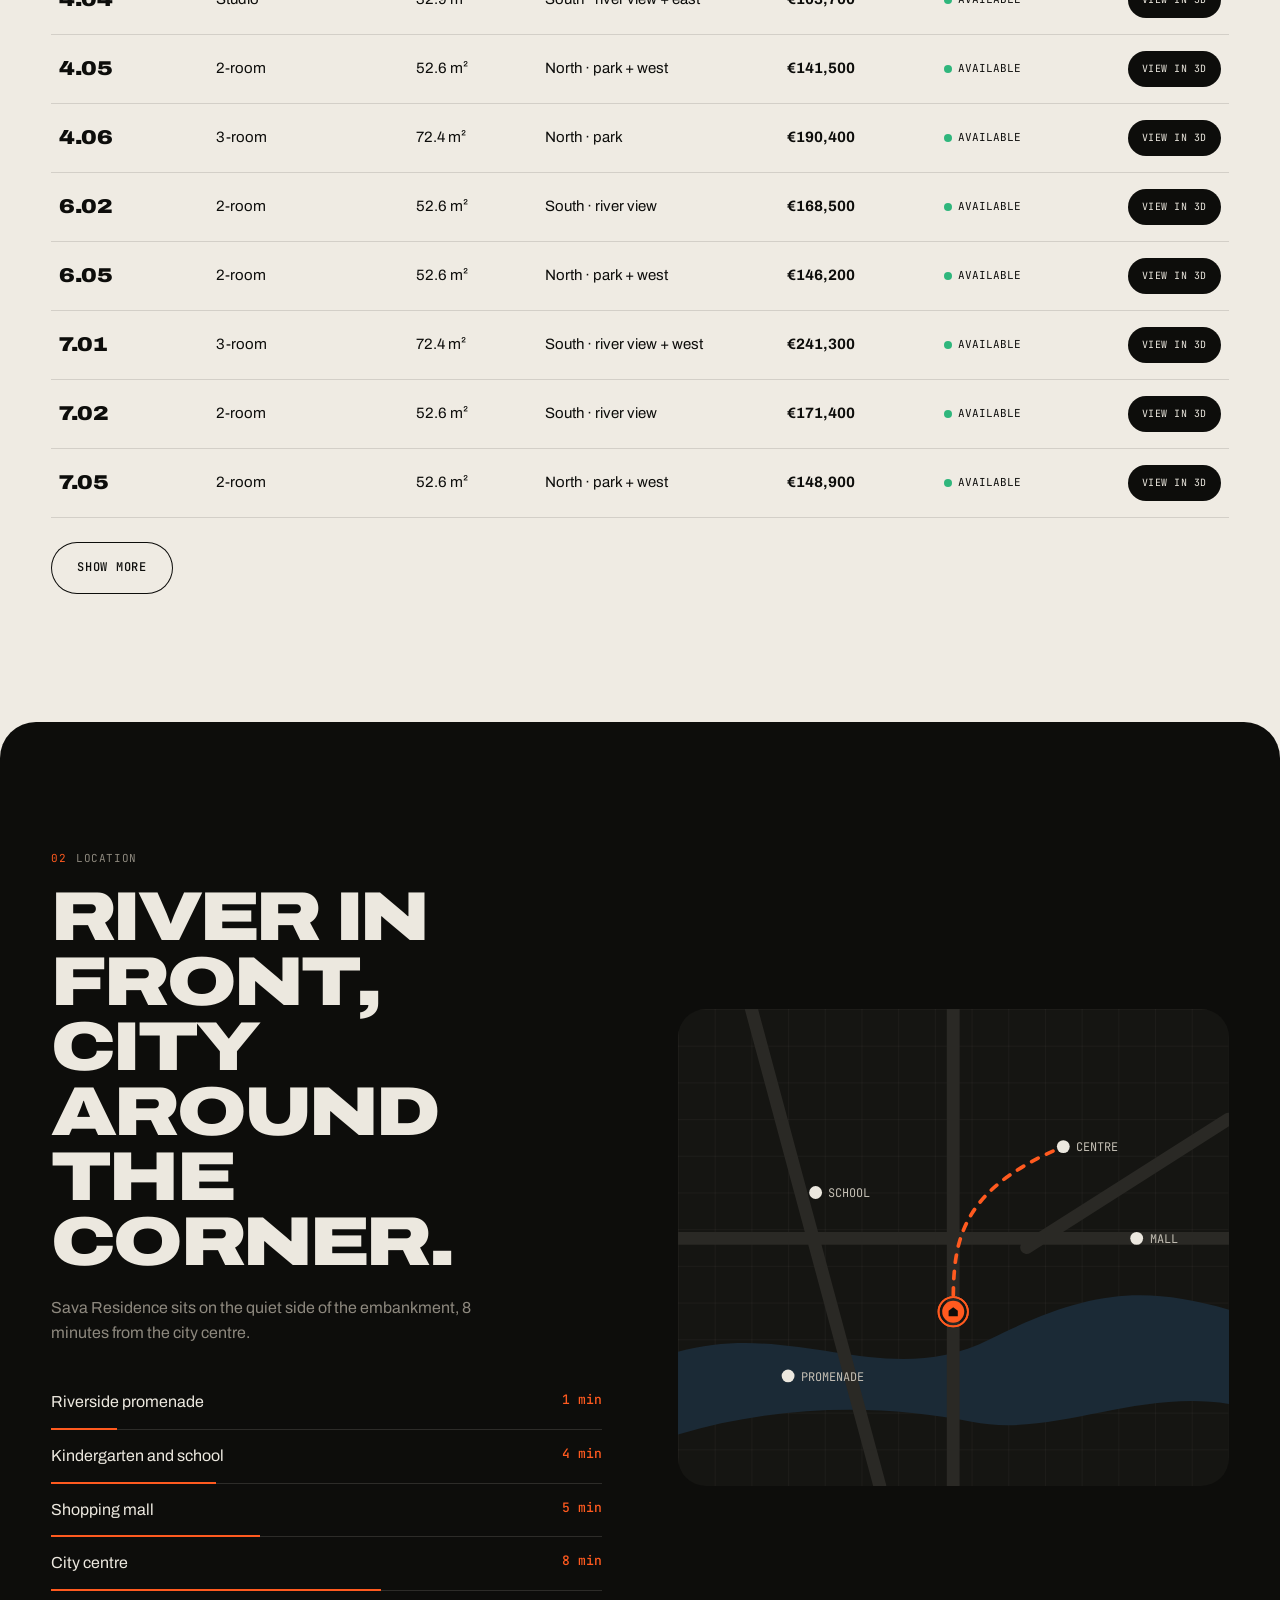
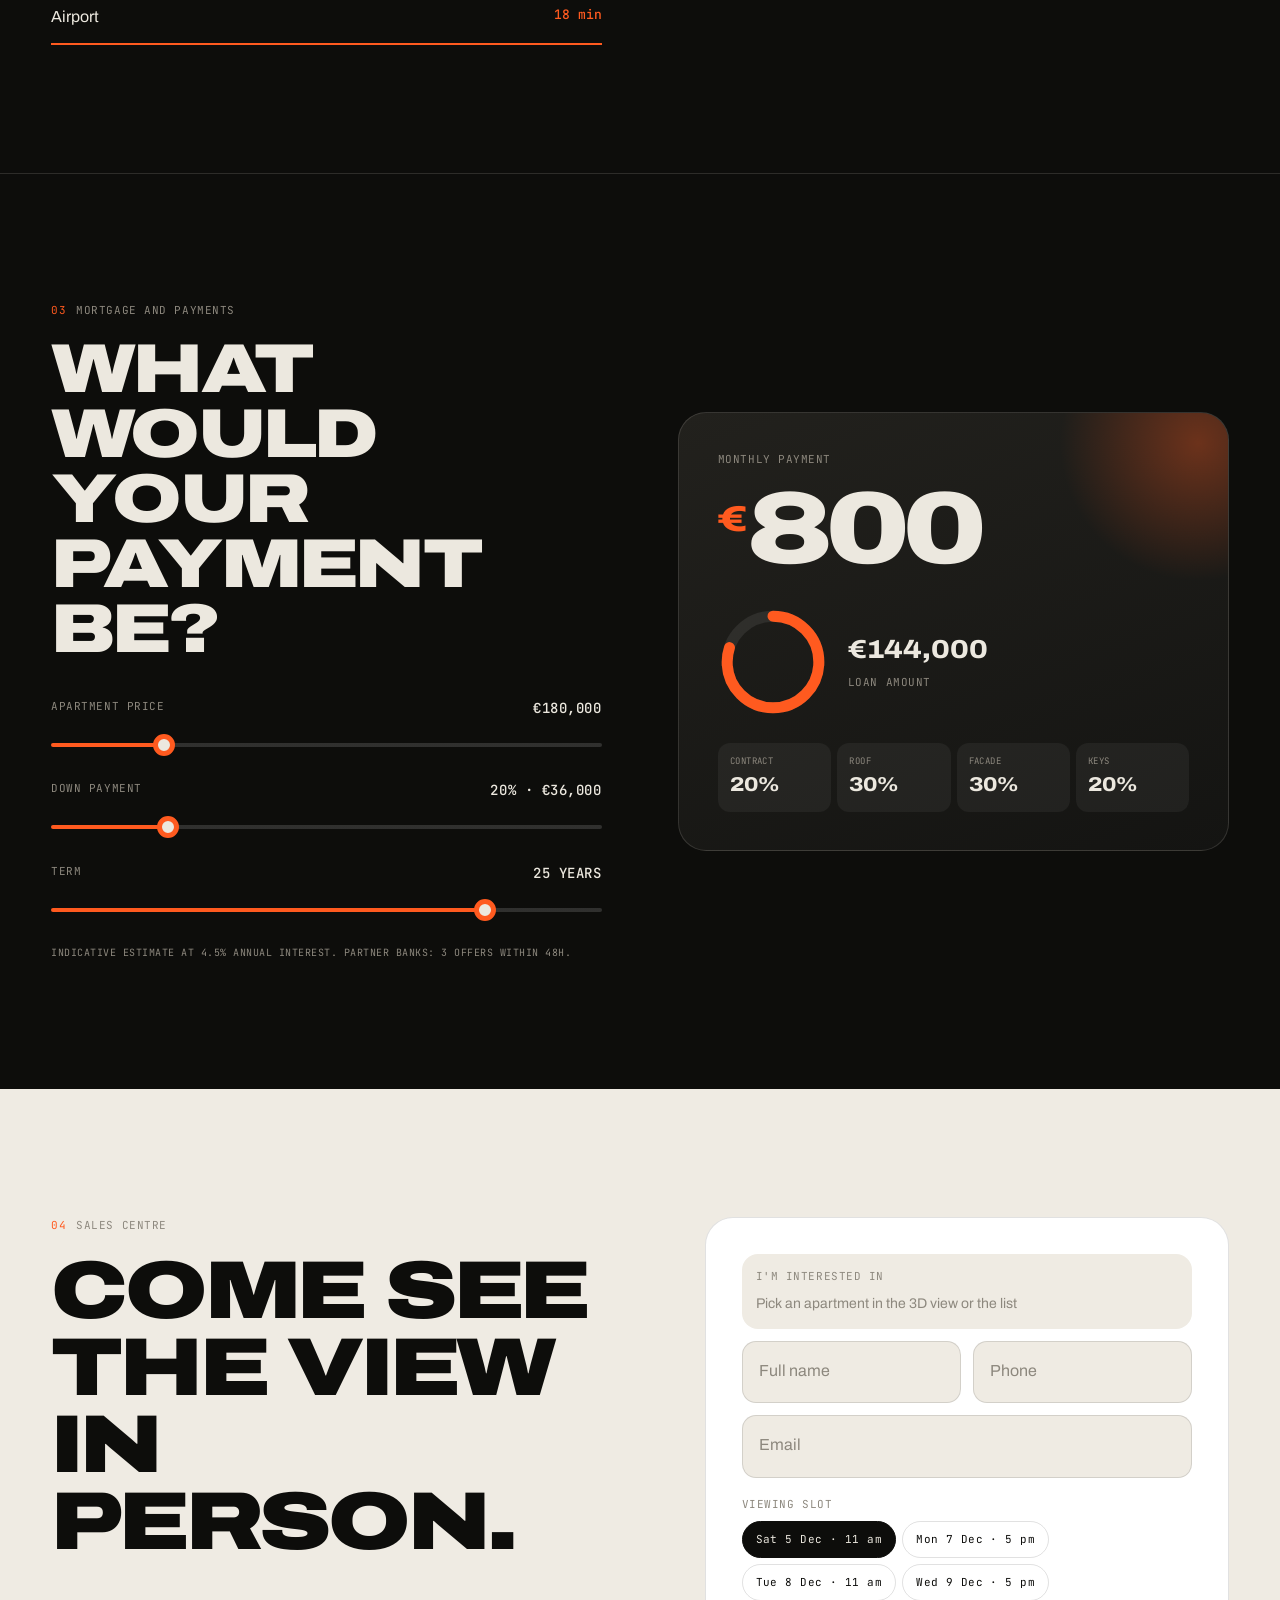
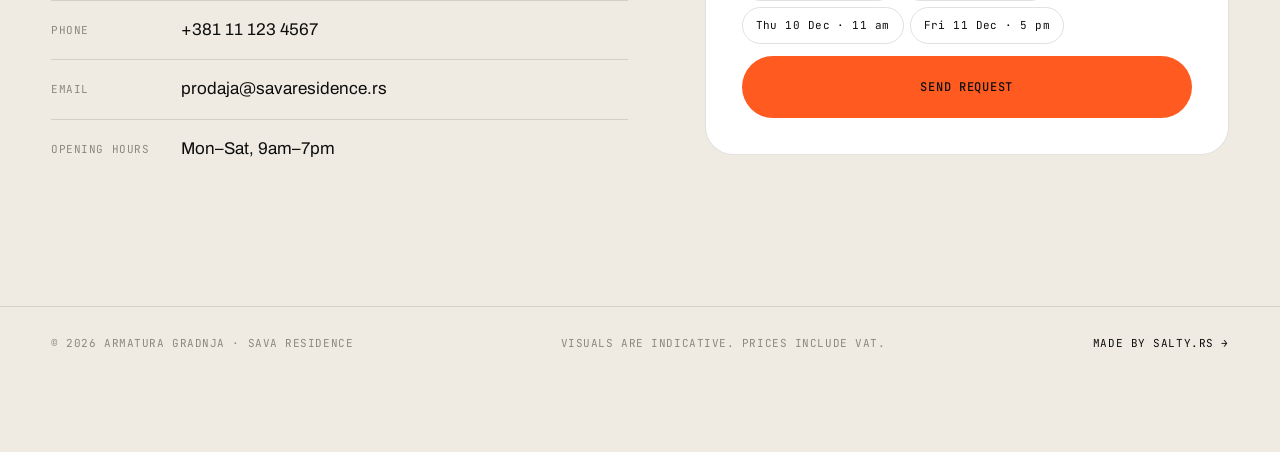
<file: investors/index.html>
<!doctype html>
<html lang="en">
<head>
  <meta charset="utf-8">
  <meta name="viewport" content="width=device-width, initial-scale=1, viewport-fit=cover">
  <title>Sava Residence — Choose Your Apartment in 3D</title>
  <meta name="description" content="Interactive 3D building: pick a floor, explore each apartment, its price and mortgage payment.">
  <meta name="theme-color" content="#0d0d0b">
  <link rel="icon" href="data:image/svg+xml,%3Csvg xmlns='http://www.w3.org/2000/svg' viewBox='0 0 32 32'%3E%3Crect width='32' height='32' rx='6' fill='%23ff5a1f'/%3E%3Cpath d='M9 25V11l7-4 7 4v14h-5v-6h-4v6z' fill='%230d0d0b'/%3E%3C/svg%3E">
  <link rel="preconnect" href="https://fonts.googleapis.com">
  <link rel="preconnect" href="https://fonts.gstatic.com" crossorigin>
  <link href="https://fonts.googleapis.com/css2?family=Archivo:wdth,wght@62..125,100..900&family=JetBrains+Mono:wght@400;500&display=swap" rel="stylesheet">
  <link rel="stylesheet" href="app.css">
  <script type="importmap">{ "imports": { "three": "./vendor/three.module.min.js" } }</script>
</head>
<body class="is-loading">

  <div class="loader" aria-hidden="true">
    <div class="loader__inner">
      <div class="loader__floors"><i></i><i></i><i></i><i></i><i></i><i></i><i></i><i></i><i></i><i></i><i></i></div>
      <p class="mono loader__txt">Loading <span data-project>Sava Residence</span> <b class="js-load">0%</b></p>
    </div>
  </div>

  <!-- ============ NAV ============ -->
  <header class="nav">
    <a href="#top" class="logo">
      <svg viewBox="0 0 32 32" aria-hidden="true"><rect width="32" height="32" rx="7" fill="#ff5a1f"/><path d="M9 25V11l7-4 7 4v14h-5v-6h-4v6z" fill="#0d0d0b"/></svg>
      <span><b data-project>Sava Residence</b><small>by <span data-company>Armatura</span></small></span>
    </a>
    <nav class="nav__links">
      <a href="#top">3D building</a>
      <a href="#lista">Apartments</a>
      <a href="#lokacija">Location</a>
      <a href="#placanje">Mortgage</a>
      <a href="#kontakt">Contact</a>
    </nav>
    <div class="nav__right">
      <button class="fav-btn js-fav-open" aria-label="Saved apartments"><svg viewBox="0 0 24 24"><path d="M12 21s-7.5-4.6-9.6-9.2C.9 8.4 3 4.5 6.8 4.5c2.1 0 3.6 1.1 4.2 2.4h2c.6-1.3 2.1-2.4 4.2-2.4 3.8 0 5.9 3.9 4.4 7.3C19.5 16.4 12 21 12 21z"/></svg><b class="js-fav-count">0</b></button>
      <a href="#kontakt" class="btn btn--sm">Book a viewing</a>
    </div>
  </header>

  <main id="top">
    <!-- ============ 3D EXPLORER ============ -->
    <section class="explorer" data-mode="building">
      <canvas class="scene" aria-label="Interactive 3D building model"></canvas>
      <div class="floor-tags" aria-hidden="true"></div>
      <div class="tip" role="status"></div>

      <!-- levo: info o projektu / spratu -->
      <aside class="panel panel--left">
        <div class="view view--building">
          <p class="mono eyebrow"><span class="pulse"></span> Now selling · move-in <span>Q4 2027</span></p>
          <h1 class="title"><span data-project>Sava Residence</span></h1>
          <p class="lead">73 riverside apartments. Spin the building, click a floor and look inside every home.</p>
          <div class="kpis">
            <div><b class="js-kpi-free">0</b><span>available</span></div>
            <div><b>11</b><span>floors</span></div>
            <div><b class="js-kpi-from">0</b><span>from €/m²</span></div>
          </div>
          <div class="legend">
            <span><i style="--c:#2fb67c"></i>Available</span>
            <span><i style="--c:#f2a93b"></i>Reserved</span>
            <span><i style="--c:#b9b3a8"></i>Sold</span>
          </div>
        </div>
        <div class="view view--floor">
          <button class="back js-back"><svg viewBox="0 0 24 24"><path d="M19 12H5m6 6-6-6 6-6"/></svg> Whole building</button>
          <div class="floor-head">
            <div>
              <p class="mono muted">Floor</p>
              <h2 class="floor-num js-floor-num">5</h2>
            </div>
            <div class="floor-step">
              <button class="js-floor-up" aria-label="Floor up"><svg viewBox="0 0 24 24"><path d="m6 15 6-6 6 6"/></svg></button>
              <button class="js-floor-down" aria-label="Floor down"><svg viewBox="0 0 24 24"><path d="m6 9 6 6 6-6"/></svg></button>
            </div>
          </div>
          <ul class="floor-list js-floor-list"></ul>
          <div class="legend">
            <span><i style="--c:#2fb67c"></i>Available</span>
            <span><i style="--c:#f2a93b"></i>Reserved</span>
            <span><i style="--c:#b9b3a8"></i>Sold</span>
          </div>
        </div>
      </aside>

      <!-- desno: filteri -->
      <aside class="panel panel--right js-filters">
        <div class="panel__head">
          <p class="mono">Find an apartment</p>
          <span class="mono count"><b class="js-match">0</b> homes</span>
        </div>
        <div class="f-group">
          <span class="mono f-label">Rooms</span>
          <div class="chips js-f-rooms">
            <button class="chip is-on" data-v="all">All</button>
            <button class="chip" data-v="0.5">0.5</button>
            <button class="chip" data-v="1.5">1.5</button>
            <button class="chip" data-v="2">2.0</button>
            <button class="chip" data-v="3">3.0</button>
            <button class="chip" data-v="4">4.0</button>
          </div>
        </div>
        <div class="f-group">
          <span class="mono f-label">Facing <em></em></span>
          <div class="chips js-f-side">
            <button class="chip is-on" data-v="all">Both</button>
            <button class="chip" data-v="S">River (south)</button>
            <button class="chip" data-v="N">Park (north)</button>
          </div>
        </div>
        <div class="f-group">
          <span class="mono f-label">Budget up to <b class="js-f-price-out">no limit</b></span>
          <input type="range" class="range js-f-price" min="80000" max="600000" step="5000" value="600000" aria-label="Maximum price">
        </div>
        <label class="toggle">
          <input type="checkbox" class="js-f-free" checked>
          <span class="toggle__ui"></span>
          <span>Available only</span>
        </label>
      </aside>

      <!-- dole: kontrole -->
      <div class="dock">
        <p class="mono hint js-hint"><svg viewBox="0 0 24 24"><path d="M9 11V5a2 2 0 1 1 4 0v5m0-1a2 2 0 1 1 4 0v2m0-1a2 2 0 1 1 4 0v4a7 7 0 0 1-7 7h-1a7 7 0 0 1-6-3l-3-5a2 2 0 0 1 3-2l2 2"/></svg><span>Drag to rotate · click a floor</span></p>
        <div class="dock__btns">
          <button class="dbtn js-filters-toggle" aria-label="Filters"><svg viewBox="0 0 24 24"><path d="M4 6h16M7 12h10M10 18h4"/></svg><span>Filters</span></button>
          <button class="dbtn js-daynight" aria-label="Day / night"><svg class="i-sun" viewBox="0 0 24 24"><circle cx="12" cy="12" r="4"/><path d="M12 2v2m0 16v2M4.9 4.9l1.4 1.4m11.4 11.4 1.4 1.4M2 12h2m16 0h2M4.9 19.1l1.4-1.4M17.7 6.3l1.4-1.4"/></svg><svg class="i-moon" viewBox="0 0 24 24"><path d="M21 12.8A9 9 0 1 1 11.2 3a7 7 0 0 0 9.8 9.8z"/></svg><span class="js-dn-label">Night</span></button>
          <button class="dbtn js-reset" aria-label="Reset view"><svg viewBox="0 0 24 24"><path d="M3 12a9 9 0 1 0 3-6.7L3 8m0-5v5h5"/></svg><span>View</span></button>
        </div>
      </div>

      <!-- drawer: detalji stana -->
      <aside class="drawer" aria-hidden="true">
        <button class="drawer__close js-close" aria-label="Close"><svg viewBox="0 0 24 24"><path d="M6 6l12 12M18 6 6 18"/></svg></button>
        <div class="drawer__scroll">
          <div class="d-head">
            <span class="status js-d-status">Available</span>
            <p class="mono muted js-d-floor">Floor 5 · South</p>
            <h3 class="d-id">Apt <span class="js-d-id">5.03</span></h3>
            <p class="d-type js-d-type">3-room · 77 m²</p>
          </div>
          <div class="plan js-d-plan"></div>
          <div class="d-specs">
            <div><span class="mono">Floor area</span><b class="js-d-area">—</b></div>
            <div><span class="mono">Terrace</span><b class="js-d-terrace">—</b></div>
            <div><span class="mono">Price / m²</span><b class="js-d-ppm">—</b></div>
            <div><span class="mono">Aspect</span><b class="js-d-orient">—</b></div>
          </div>
          <div class="d-price">
            <div>
              <span class="mono muted">Total price</span>
              <b class="js-d-price">—</b>
            </div>
            <div class="d-rate">
              <span class="mono muted">Payments from</span>
              <b class="js-d-rate">—</b>
            </div>
          </div>
          <ul class="d-feat">
            <li>Underfloor heating and heat pump</li>
            <li>Triple-glazed windows</li>
            <li>Parking space available</li>
            <li>Smart home ready</li>
          </ul>
          <div class="d-actions">
            <a href="#kontakt" class="btn btn--block js-d-book">Book a viewing</a>
            <button class="btn btn--ghost btn--icon js-d-fav" aria-label="Save"><svg viewBox="0 0 24 24"><path d="M12 21s-7.5-4.6-9.6-9.2C.9 8.4 3 4.5 6.8 4.5c2.1 0 3.6 1.1 4.2 2.4h2c.6-1.3 2.1-2.4 4.2-2.4 3.8 0 5.9 3.9 4.4 7.3C19.5 16.4 12 21 12 21z"/></svg></button>
          </div>
        </div>
      </aside>
    </section>

    <!-- ============ LISTA STANOVA ============ -->
    <section class="list" id="lista">
      <div class="container">
        <div class="sec-head">
          <div>
            <p class="mono label"><span>01</span> All apartments</p>
            <h2 class="h2">Apartments for sale</h2>
          </div>
          <div class="sort mono">
            Sort by:
            <button class="is-on" data-sort="id">Floor</button>
            <button data-sort="price">Price</button>
            <button data-sort="area">Size</button>
          </div>
        </div>
        <p class="list__sum mono js-list-sum"></p>
        <div class="table" role="table">
          <div class="tr th" role="row">
            <span>Apt</span><span>Layout</span><span>Size</span><span>Aspect</span><span>Price</span><span>Status</span><span></span>
          </div>
          <div class="js-rows"></div>
        </div>
        <button class="btn btn--ghost more js-more">Show more</button>
      </div>
    </section>

    <!-- ============ LOKACIJA ============ -->
    <section class="loc" id="lokacija">
      <div class="container loc__grid">
        <div>
          <p class="mono label"><span>02</span> Location</p>
          <h2 class="h2">River in front,<br>city around the corner.</h2>
          <p class="muted loc__lead">Sava Residence sits on the quiet side of the embankment, 8 minutes from the city centre.</p>
          <ul class="dist">
            <li style="--p:.12"><span>Riverside promenade</span><b>1 min</b><i></i></li>
            <li style="--p:.3"><span>Kindergarten and school</span><b>4 min</b><i></i></li>
            <li style="--p:.38"><span>Shopping mall</span><b>5 min</b><i></i></li>
            <li style="--p:.6"><span>City centre</span><b>8 min</b><i></i></li>
            <li style="--p:1"><span>Airport</span><b>18 min</b><i></i></li>
          </ul>
        </div>
        <div class="map" aria-hidden="true">
          <svg viewBox="0 0 600 520">
            <defs>
              <pattern id="mg" width="40" height="40" patternUnits="userSpaceOnUse"><path d="M40 0H0v40" fill="none" stroke="currentColor" stroke-opacity=".08"/></pattern>
            </defs>
            <rect width="600" height="520" fill="url(#mg)"/>
            <path class="map__river" d="M-20 380 C 120 330, 220 420, 340 360 S 520 300, 640 340 L 640 440 C 520 400, 420 470, 320 450 S 100 430, -20 470 Z"/>
            <path class="map__road" d="M0 250 H600 M300 0 V520 M80 0 L220 520 M600 120 L380 260"/>
            <path class="map__route" d="M300 330 C 300 260, 300 200, 420 150"/>
            <g class="map__poi" transform="translate(420 150)"><circle r="7"/><text x="14" y="5">Centre</text></g>
            <g class="map__poi" transform="translate(150 200)"><circle r="7"/><text x="14" y="5">School</text></g>
            <g class="map__poi" transform="translate(500 250)"><circle r="7"/><text x="14" y="5">Mall</text></g>
            <g class="map__poi" transform="translate(120 400)"><circle r="7"/><text x="14" y="5">Promenade</text></g>
            <g class="map__home" transform="translate(300 330)">
              <circle class="map__ring" r="16"/><circle class="map__ring map__ring--2" r="16"/>
              <circle r="12" class="map__dot"/>
              <path d="M-5 5V-1l5-4 5 4v6z" fill="#0d0d0b"/>
            </g>
          </svg>
        </div>
      </div>
    </section>

    <!-- ============ KREDIT ============ -->
    <section class="pay" id="placanje">
      <div class="container pay__grid">
        <div>
          <p class="mono label"><span>03</span> Mortgage and payments</p>
          <h2 class="h2">What would your<br>payment be?</h2>
          <div class="field">
            <span class="mono f-label">Apartment price <b class="js-c-price-out">€180,000</b></span>
            <input type="range" class="range js-c-price" min="80000" max="600000" step="1000" value="180000">
          </div>
          <div class="field">
            <span class="mono f-label">Down payment <b class="js-c-down-out">20%</b></span>
            <input type="range" class="range js-c-down" min="10" max="60" step="5" value="20">
          </div>
          <div class="field">
            <span class="mono f-label">Term <b class="js-c-years-out">25 years</b></span>
            <input type="range" class="range js-c-years" min="5" max="30" step="1" value="25">
          </div>
          <p class="mono muted small">Indicative estimate at 4.5% annual interest. Partner banks: 3 offers within 48h.</p>
        </div>
        <div class="rate-card">
          <p class="mono muted">Monthly payment</p>
          <div class="rate-big"><small>€</small><span class="js-c-rate">0</span></div>
          <div class="donut">
            <svg viewBox="0 0 120 120"><circle cx="60" cy="60" r="50" class="donut__bg"/><circle cx="60" cy="60" r="50" class="donut__fg js-c-donut"/></svg>
            <div><b class="js-c-loan">€0</b><span class="mono">loan amount</span></div>
          </div>
          <div class="plan-pay">
            <div><span class="mono">Contract</span><b>20%</b></div>
            <div><span class="mono">Roof</span><b>30%</b></div>
            <div><span class="mono">Facade</span><b>30%</b></div>
            <div><span class="mono">Keys</span><b>20%</b></div>
          </div>
        </div>
      </div>
    </section>

    <!-- ============ KONTAKT ============ -->
    <section class="contact" id="kontakt">
      <div class="container contact__grid">
        <div>
          <p class="mono label"><span>04</span> Sales centre</p>
          <h2 class="h2 h2--xl">Come see<br>the view in person.</h2>
          <ul class="c-info">
            <li><span class="mono">Phone</span><a href="tel:+381111234567">+381 11 123 4567</a></li>
            <li><span class="mono">Email</span><a href="mailto:prodaja@savaresidence.rs">prodaja@savaresidence.rs</a></li>
            <li><span class="mono">Opening hours</span><span>Mon–Sat, 9am–7pm</span></li>
          </ul>
        </div>
        <form class="form js-form" novalidate>
          <div class="picked js-picked"><span class="mono">I'm interested in</span><div class="picked__chips js-picked-chips"><em>Pick an apartment in the 3D view or the list</em></div></div>
          <div class="form__row">
            <label class="input"><input type="text" name="ime" required placeholder=" "><span>Full name</span></label>
            <label class="input"><input type="tel" name="tel" required placeholder=" "><span>Phone</span></label>
          </div>
          <label class="input"><input type="email" name="email" placeholder=" "><span>Email</span></label>
          <div class="slots">
            <span class="mono f-label">Viewing slot</span>
            <div class="chips js-slots"></div>
          </div>
          <button class="btn btn--block btn--big" type="submit">Send request</button>
          <div class="form__done">
            <svg viewBox="0 0 52 52"><circle cx="26" cy="26" r="24"/><path d="m15 27 7 7 15-15"/></svg>
            <h3>See you soon!</h3>
            <p class="js-done-txt">We'll confirm your slot by text message.</p>
          </div>
        </form>
      </div>
    </section>
  </main>

  <footer class="footer container mono">
    <span>© 2026 <span data-company>Armatura</span> Gradnja · <span data-project>Sava Residence</span></span>
    <span>Visuals are indicative. Prices include VAT.</span>
    <a href="https://salty.rs" target="_blank" rel="noopener">Made by Salty.rs →</a>
  </footer>

  <a class="salty" href="https://salty.rs" target="_blank" rel="noopener">
    <span class="salty__dot"></span>
    <span><b>Demo site</b> · Want a 3D showroom like this? <u>Salty.rs</u> builds them</span>
    <span class="salty__arrow">↗</span>
  </a>

  <script type="module" src="app.js"></script>
</body>
</html>
</file>
<file: styles.css>
/* =========================================================
   ARMATURA GRADNJA — demo by Salty.rs
   ========================================================= */
:root {
  --bg: #0d0d0b;
  --bg-2: #141412;
  --bg-3: #1b1b18;
  --fg: #ece8df;
  --muted: #8d887e;
  --line: rgba(236, 232, 223, .12);
  --accent: #ff5a1f;
  --accent-2: #ff8a4c;
  --bp: #0b2c55;
  --ease: cubic-bezier(.16, 1, .3, 1);
  --ease-io: cubic-bezier(.77, 0, .18, 1);
  --pad: clamp(16px, 4vw, 56px);
  --display: 'Archivo', system-ui, sans-serif;
  --mono: 'JetBrains Mono', ui-monospace, monospace;
}

*, *::before, *::after { box-sizing: border-box; margin: 0; padding: 0; }
html { -webkit-text-size-adjust: 100%; }
html.has-smooth { scroll-behavior: smooth; }
body {
  background: var(--bg);
  color: var(--fg);
  font-family: var(--display);
  font-stretch: 100%;
  font-size: 17px;
  line-height: 1.55;
  -webkit-font-smoothing: antialiased;
  overflow-x: hidden;
}
body.is-loading { overflow: hidden; }
a { color: inherit; text-decoration: none; }
button { font: inherit; color: inherit; background: none; border: 0; cursor: pointer; }
ul, ol { list-style: none; }
::selection { background: var(--accent); color: var(--bg); }
img, svg { display: block; }

.container { width: 100%; max-width: 1440px; margin: 0 auto; padding: 0 var(--pad); }
.mono { font-family: var(--mono); font-size: 12px; letter-spacing: .04em; text-transform: uppercase; }
.accent { color: var(--accent); }
.outline { font-style: normal; color: transparent; -webkit-text-stroke: 1.5px var(--fg); }
.label { display: flex; gap: 10px; align-items: center; color: var(--muted); margin-bottom: 28px; }
.label span { color: var(--accent); }

.h2 {
  font-size: clamp(40px, 7vw, 112px);
  line-height: .92;
  font-weight: 800;
  font-stretch: 125%;
  text-transform: uppercase;
  letter-spacing: -.03em;
}
.h2 .outline { -webkit-text-stroke-width: 2px; }

/* ----- line reveal ----- */
.line { display: block; overflow: hidden; padding-bottom: .04em; margin-bottom: -.04em; }
.line > span { display: inline-block; transform: translate3d(0, 110%, 0) rotate(4deg); transform-origin: 0 100%; transition: transform 1.3s var(--ease); }
.is-in .line > span, .line.is-in > span { transform: none; }
.is-in .line:nth-child(2) > span { transition-delay: .09s; }
.is-in .line:nth-child(3) > span { transition-delay: .18s; }

.reveal-up { opacity: 0; transform: translate3d(0, 40px, 0); transition: opacity 1.1s var(--ease), transform 1.1s var(--ease); }
.reveal-up.is-in { opacity: 1; transform: none; }

/* ----- buttons ----- */
.btn {
  --h: 58px;
  position: relative; display: inline-flex; align-items: center; justify-content: center; gap: 14px;
  height: var(--h); padding: 0 30px;
  background: var(--accent); color: #0d0d0b;
  font-family: var(--mono); font-size: 13px; font-weight: 500; letter-spacing: .06em; text-transform: uppercase;
  border-radius: 999px; overflow: hidden; isolation: isolate;
  transition: color .5s var(--ease);
}
.btn::before {
  content: ''; position: absolute; inset: 0; z-index: -1;
  background: var(--fg); border-radius: inherit;
  transform: translateY(101%) scaleY(.6); transform-origin: 50% 100%;
  transition: transform .6s var(--ease);
}
.btn:hover::before { transform: none; }
.btn svg { width: 18px; height: 18px; fill: none; stroke: currentColor; stroke-width: 2; transition: transform .5s var(--ease); }
.btn:hover svg { transform: translateX(4px); }
.btn--ghost { background: transparent; color: var(--fg); box-shadow: inset 0 0 0 1px var(--line); }
.btn--ghost::before { background: var(--fg); }
.btn--ghost:hover { color: var(--bg); }
.btn--sm { --h: 44px; padding: 0 20px; font-size: 11px; }
.btn--block { width: 100%; }
.btn--big { --h: 68px; font-size: 14px; }

/* ----- grain ----- */
.grain {
  position: fixed; inset: -50%; z-index: 900; pointer-events: none; opacity: .07;
  background-image: url("data:image/svg+xml,%3Csvg xmlns='http://www.w3.org/2000/svg' width='200' height='200'%3E%3Cfilter id='n'%3E%3CfeTurbulence type='fractalNoise' baseFrequency='.9' numOctaves='3' stitchTiles='stitch'/%3E%3C/filter%3E%3Crect width='100%25' height='100%25' filter='url(%23n)'/%3E%3C/svg%3E");
  animation: grain 1s steps(6) infinite;
}
@keyframes grain {
  0% { transform: translate(0, 0); } 20% { transform: translate(-5%, 3%); } 40% { transform: translate(4%, -6%); }
  60% { transform: translate(-3%, 8%); } 80% { transform: translate(7%, 2%); } 100% { transform: translate(0, 0); }
}

/* ----- cursor ----- */
.cursor { position: fixed; top: 0; left: 0; z-index: 1001; pointer-events: none; mix-blend-mode: difference; }
.cursor__dot { position: absolute; width: 6px; height: 6px; margin: -3px 0 0 -3px; background: #fff; border-radius: 50%; }
.cursor__ring {
  position: absolute; width: 40px; height: 40px; margin: -20px 0 0 -20px; border: 1px solid #fff; border-radius: 50%;
  display: grid; place-items: center;
  transition: width .5s var(--ease), height .5s var(--ease), margin .5s var(--ease), background .4s, border-color .4s;
}
.cursor__label { font-family: var(--mono); font-size: 11px; text-transform: uppercase; letter-spacing: .06em; color: #000; opacity: 0; transform: scale(.6); transition: .4s var(--ease); }
.cursor.is-hover .cursor__ring { width: 64px; height: 64px; margin: -32px 0 0 -32px; background: #fff; }
.cursor.is-label .cursor__ring { width: 104px; height: 104px; margin: -52px 0 0 -52px; background: #fff; }
.cursor.is-label .cursor__label { opacity: 1; transform: none; }
.cursor.is-hidden { opacity: 0; }
@media (hover: none), (pointer: coarse) { .cursor { display: none; } }
@media (hover: hover) and (pointer: fine) { body.has-cursor, body.has-cursor a, body.has-cursor button, body.has-cursor input { cursor: none; } }

/* ============ LOADER ============ */
.loader { position: fixed; inset: 0; z-index: 1000; color: var(--fg); pointer-events: none; }
.loader::before { content: ''; position: absolute; inset: 0; background: var(--bg); transition: opacity .2s .1s; }
.loader.is-out::before { opacity: 0; }
.loader > *:not(.loader__panels) { position: absolute; z-index: 2; transition: opacity .5s var(--ease), transform .8s var(--ease); }
.loader.is-out > *:not(.loader__panels) { opacity: 0; transform: translateY(-30px); }
.loader__grid {
  inset: 0;
  background-image: linear-gradient(var(--line) 1px, transparent 1px), linear-gradient(90deg, var(--line) 1px, transparent 1px);
  background-size: 64px 64px; mask-image: radial-gradient(circle at 50% 50%, #000 0, transparent 70%);
}
.loader__top { top: 24px; left: var(--pad); right: var(--pad); display: flex; justify-content: space-between; color: var(--muted); }
.loader__center { inset: 0; display: grid; place-content: center; justify-items: center; }
.loader__crane { position: relative; width: 2px; height: 120px; margin-bottom: 20px; }
.loader__cable { position: absolute; top: 0; left: 0; width: 1px; height: 0; background: var(--fg); animation: cable 1.2s var(--ease-io) infinite alternate; }
.loader__block { position: absolute; left: -14px; width: 30px; height: 10px; background: var(--accent); top: 0; animation: block 1.2s var(--ease-io) infinite alternate; }
@keyframes cable { to { height: 100px; } }
@keyframes block { to { top: 100px; } }
.loader__count { font-size: clamp(90px, 18vw, 260px); font-weight: 900; font-stretch: 125%; line-height: .85; letter-spacing: -.05em; font-variant-numeric: tabular-nums; }
.loader__count small { font-size: .25em; color: var(--accent); margin-left: 6px; vertical-align: top; }
.loader__msg { margin-top: 24px; color: var(--muted); }
.loader__bar { left: var(--pad); right: var(--pad); bottom: 32px; height: 2px; background: var(--line); }
.loader__bar span { display: block; height: 100%; width: 0; background: var(--accent); }
.loader__panels { position: absolute; inset: 0; display: flex; z-index: 1; }
.loader__panels i { flex: 1; background: var(--bg); transform-origin: 50% 0; transition: transform 1.1s var(--ease-io); }
.loader.is-out .loader__panels i { transform: scaleY(0); }
.loader.is-out .loader__panels i:nth-child(1) { transition-delay: .05s; }
.loader.is-out .loader__panels i:nth-child(2) { transition-delay: .1s; }
.loader.is-out .loader__panels i:nth-child(3) { transition-delay: .15s; }
.loader.is-out .loader__panels i:nth-child(4) { transition-delay: .2s; }
.loader.is-out .loader__panels i:nth-child(5) { transition-delay: .25s; }
.loader.is-gone { display: none; }

/* ============ NAV ============ */
.nav {
  position: fixed; top: 0; left: 0; right: 0; z-index: 100;
  display: flex; align-items: center; justify-content: space-between; gap: 24px;
  padding: 18px var(--pad);
  transition: transform .6s var(--ease), background .4s, backdrop-filter .4s;
}
.nav.is-scrolled { background: rgba(13, 13, 11, .7); backdrop-filter: blur(14px); -webkit-backdrop-filter: blur(14px); border-bottom: 1px solid var(--line); }
.nav.is-hidden { transform: translateY(-100%); }
.logo { display: flex; align-items: center; gap: 12px; color: var(--accent); }
.logo__mark { width: 34px; height: 34px; transition: transform .8s var(--ease); }
.logo:hover .logo__mark { transform: rotate(-90deg); }
.logo__text { display: flex; flex-direction: column; line-height: 1; color: var(--fg); }
.logo__text b { font-weight: 900; font-stretch: 125%; font-size: 17px; letter-spacing: -.01em; text-transform: uppercase; }
.logo__text small { font-family: var(--mono); font-size: 9px; letter-spacing: .32em; color: var(--muted); margin-top: 4px; }
.nav__links { display: flex; gap: 6px; padding: 6px; border-radius: 999px; background: rgba(255, 255, 255, .04); border: 1px solid var(--line); }
.nav__links a { position: relative; padding: 8px 16px; border-radius: 999px; font-family: var(--mono); font-size: 12px; text-transform: uppercase; letter-spacing: .05em; transition: background .3s, color .3s; }
.nav__links a:hover, .nav__links a.is-active { background: var(--fg); color: var(--bg); }
.burger { display: none; width: 46px; height: 46px; border-radius: 50%; border: 1px solid var(--line); position: relative; z-index: 120; }
.burger span { position: absolute; left: 14px; right: 14px; height: 1.5px; background: var(--fg); transition: transform .5s var(--ease), top .5s var(--ease); }
.burger span:first-child { top: 19px; } .burger span:last-child { top: 26px; }
.menu-open .burger span:first-child { top: 22px; transform: rotate(45deg); }
.menu-open .burger span:last-child { top: 22px; transform: rotate(-45deg); }

.menu {
  position: fixed; inset: 0; z-index: 99; background: var(--accent); color: var(--bg);
  display: flex; flex-direction: column; justify-content: center; padding: 100px var(--pad) 40px;
  clip-path: circle(0 at calc(100% - 46px) 40px); transition: clip-path .9s var(--ease-io);
}
.menu-open .menu { clip-path: circle(150% at calc(100% - 46px) 40px); }
.menu nav { display: flex; flex-direction: column; }
.menu nav a { font-size: clamp(40px, 12vw, 80px); font-weight: 900; font-stretch: 125%; text-transform: uppercase; line-height: 1.05; letter-spacing: -.03em; display: flex; align-items: baseline; gap: 14px; border-bottom: 1px solid rgba(0, 0, 0, .15); padding: 6px 0; transform: translateY(40px); opacity: 0; transition: .7s var(--ease); }
.menu nav a i { font-family: var(--mono); font-size: 12px; font-style: normal; font-weight: 500; }
.menu-open .menu nav a { transform: none; opacity: 1; }
.menu-open .menu nav a:nth-child(2) { transition-delay: .05s; } .menu-open .menu nav a:nth-child(3) { transition-delay: .1s; }
.menu-open .menu nav a:nth-child(4) { transition-delay: .15s; } .menu-open .menu nav a:nth-child(5) { transition-delay: .2s; }
.menu__foot { display: flex; flex-direction: column; gap: 6px; margin-top: 32px; }
.menu-open .nav .logo__text, .menu-open .nav .logo { color: var(--bg); }
.menu-open .burger { border-color: rgba(0,0,0,.2); }
.menu-open .burger span { background: var(--bg); }

/* ============ HERO ============ */
.hero { position: relative; min-height: 100vh; min-height: 100svh; display: flex; align-items: flex-end; overflow: hidden; padding: 140px 0 48px; }
.hero__canvas { position: absolute; inset: 0; width: 100%; height: 100%; }
.hero::after { content: ''; position: absolute; inset: 0; pointer-events: none; background: linear-gradient(180deg, rgba(13,13,11,0) 40%, rgba(13,13,11,.85) 92%), radial-gradient(ellipse at 75% 40%, rgba(255,90,31,.12), transparent 60%); }
.hero__content { position: relative; z-index: 2; width: 100%; max-width: 1440px; margin: 0 auto; padding: 0 var(--pad); }
.eyebrow { display: inline-flex; align-items: center; gap: 10px; padding: 8px 14px; border: 1px solid var(--line); border-radius: 999px; background: rgba(13,13,11,.5); backdrop-filter: blur(6px); margin-bottom: 28px; color: var(--muted); }
.dot { width: 8px; height: 8px; border-radius: 50%; background: var(--accent); box-shadow: 0 0 0 0 rgba(255,90,31,.7); animation: ping 2s infinite; }
@keyframes ping { 70% { box-shadow: 0 0 0 10px rgba(255,90,31,0); } 100% { box-shadow: 0 0 0 0 rgba(255,90,31,0); } }
.hero__title {
  font-size: clamp(52px, 9.2vw, 172px); line-height: .86; font-weight: 900; font-stretch: 125%;
  text-transform: uppercase; letter-spacing: -.045em; margin-left: -.04em;
}
.hero__title .outline { -webkit-text-stroke-width: 2px; }
.hero__bottom { display: flex; justify-content: space-between; align-items: flex-end; gap: 40px; margin-top: 40px; flex-wrap: wrap; }
.hero__lead { max-width: 480px; font-size: 18px; color: #c9c4b9; }
.hero__lead strong { color: var(--fg); font-weight: 600; }
.hero__ctas { display: flex; gap: 12px; flex-wrap: wrap; }
.hero__ctas .reveal-up, .hero .reveal-up { transition-delay: .3s; }

.hero__hud { position: absolute; inset: 96px var(--pad) 24px; z-index: 1; pointer-events: none; }
.hud { position: absolute; display: flex; flex-direction: column; gap: 4px; color: var(--muted); font-size: 10px; }
.hud b { color: var(--fg); font-weight: 500; font-size: 12px; }
.hud::before { content: ''; position: absolute; width: 12px; height: 12px; border: 1px solid var(--accent); }
.hud--tl { top: 0; left: 0; padding: 0 0 0 20px; } .hud--tl::before { left: 0; top: 0; border-right: 0; border-bottom: 0; }
.hud--tr { top: 0; right: 0; text-align: right; padding-right: 20px; } .hud--tr::before { right: 0; top: 0; border-left: 0; border-bottom: 0; }
.hud--bl { display: none; }
.hud--br { display: none; }
@media (min-width: 900px) {
  .hud--bl, .hud--br { display: flex; top: 45%; }
  .hud--bl { right: 0; text-align: right; padding-right: 20px; top: 32%; } .hud--bl::before { right: 0; top: 0; border-left: 0; border-bottom: 0; }
  .hud--br { right: 0; text-align: right; padding-right: 20px; top: 44%; } .hud--br::before { right: 0; top: 0; border-left: 0; border-bottom: 0; }
}
.js-status { color: var(--accent) !important; }

.scroll-cue { position: absolute; z-index: 3; right: var(--pad); bottom: 48px; display: none; flex-direction: column; align-items: center; gap: 10px; color: var(--muted); writing-mode: vertical-rl; }
.scroll-cue i { width: 1px; height: 60px; background: var(--line); position: relative; overflow: hidden; }
.scroll-cue i::after { content: ''; position: absolute; left: 0; top: -40%; width: 100%; height: 40%; background: var(--accent); animation: cue 1.8s var(--ease-io) infinite; }
@keyframes cue { to { top: 100%; } }

/* ============ TICKER ============ */
.ticker { position: relative; z-index: 3; background: var(--accent); color: var(--bg); padding: 18px 0; overflow: hidden; transform: rotate(-2deg) scale(1.04); margin: 30px 0 0; }
.ticker__track, .logos__track { display: flex; width: max-content; align-items: center; gap: 36px; will-change: transform; }
.ticker__track span { font-size: clamp(28px, 4vw, 56px); font-weight: 900; font-stretch: 125%; text-transform: uppercase; letter-spacing: -.02em; white-space: nowrap; }
.ticker__track i { font-style: normal; font-size: 26px; }

/* ============ MANIFEST ============ */
.manifest { padding: clamp(120px, 18vw, 240px) 0 clamp(80px, 10vw, 140px); }
.manifest__text { font-size: clamp(30px, 4.6vw, 72px); line-height: 1.08; font-weight: 600; letter-spacing: -.025em; max-width: 1240px; }
.manifest__text .w { opacity: .14; transition: opacity .25s linear; }
.manifest__text .w.on { opacity: 1; }
.manifest__text .w.hl { color: var(--accent); }
.manifest__sign { display: flex; align-items: center; gap: 16px; margin-top: 56px; }
.manifest__sign b { display: block; font-weight: 600; }
.manifest__sign span { color: var(--muted); }
.sign__avatar { width: 56px; height: 56px; border-radius: 50%; background: linear-gradient(135deg, var(--accent), #8a2a05); display: grid; place-items: center; font-weight: 900; font-stretch: 125%; color: var(--bg); }

/* ============ STATS ============ */
.stats { border-top: 1px solid var(--line); border-bottom: 1px solid var(--line); }
.stats__grid { display: grid; grid-template-columns: repeat(4, 1fr); }
.stat { padding: 56px 24px 48px; border-left: 1px solid var(--line); display: flex; flex-direction: column; gap: 12px; position: relative; overflow: hidden; }
.stat:first-child { border-left: 0; padding-left: 0; }
.stat b { font-size: clamp(48px, 6.4vw, 104px); font-weight: 900; font-stretch: 125%; line-height: .9; letter-spacing: -.04em; font-variant-numeric: tabular-nums; }
.stat > span { color: var(--muted); font-family: var(--mono); font-size: 12px; text-transform: uppercase; letter-spacing: .05em; }
.stat:nth-child(2) { transition-delay: .08s; } .stat:nth-child(3) { transition-delay: .16s; } .stat:nth-child(4) { transition-delay: .24s; }

/* ============ SERVICES ============ */
.services { padding: clamp(100px, 14vw, 200px) 0; position: relative; }
.section-head { margin-bottom: clamp(48px, 7vw, 96px); }
.section-head--row { display: flex; justify-content: space-between; align-items: flex-end; gap: 40px; flex-wrap: wrap; }
.section-head__aside { max-width: 360px; color: var(--muted); }
.svc-list { border-top: 1px solid var(--line); }
.svc {
  position: relative; display: grid; grid-template-columns: 80px minmax(0, 1.5fr) minmax(0, 1fr) 60px; align-items: center; gap: 24px;
  padding: 36px 0; border-bottom: 1px solid var(--line); cursor: pointer; isolation: isolate;
}
.svc::before { content: ''; position: absolute; inset: 0; z-index: -1; background: var(--accent); transform: scaleY(0); transform-origin: 50% 100%; transition: transform .6s var(--ease); }
.svc:hover::before { transform: scaleY(1); }
.svc:hover { color: var(--bg); }
.svc__num { color: var(--muted); transition: color .4s; padding-left: 4px; }
.svc:hover .svc__num { color: var(--bg); }
.svc__title { font-size: clamp(26px, 3.4vw, 54px); font-weight: 800; font-stretch: 125%; text-transform: uppercase; letter-spacing: -.03em; line-height: 1; transition: transform .6s var(--ease); }
.svc:hover .svc__title { transform: translateX(16px); }
.svc__desc { color: var(--muted); max-width: 380px; transition: color .4s; }
.svc:hover .svc__desc { color: rgba(13,13,11,.75); }
.svc__arrow { width: 56px; height: 56px; border-radius: 50%; border: 1px solid var(--line); display: grid; place-items: center; transition: .5s var(--ease); }
.svc__arrow svg { width: 22px; height: 22px; fill: none; stroke: currentColor; stroke-width: 1.6; transition: transform .5s var(--ease); }
.svc:hover .svc__arrow { background: var(--bg); color: var(--accent); border-color: var(--bg); }
.svc:hover .svc__arrow svg { transform: rotate(45deg); }

.svc-preview {
  position: fixed; top: 0; left: 0; z-index: 50; width: 340px; height: 250px; pointer-events: none;
  margin: -125px 0 0 -170px; opacity: 0; transform: scale(.6); transition: opacity .4s var(--ease), transform .5s var(--ease);
}
.svc-preview.is-on { opacity: 1; transform: scale(1); }
.svc-preview__inner { position: absolute; inset: 0; border-radius: 16px; overflow: hidden; background: radial-gradient(circle at 70% 20%, #3b2418, #0d0d0b 70%); box-shadow: 0 30px 80px rgba(0,0,0,.6); }
.svc-preview__inner svg { width: 100%; height: 100%; padding: 14px; }
@media (hover: none) { .svc-preview { display: none; } }

/* ============ PROJECTS ============ */
.projects { position: relative; background: var(--bg-2); }
.projects__sticky { position: sticky; top: 0; height: 100vh; height: 100svh; overflow: hidden; display: flex; flex-direction: column; justify-content: center; }
.projects__head { display: flex; align-items: center; gap: 24px; position: absolute; top: 96px; left: 0; right: 0; }
.projects__head .label { margin: 0; white-space: nowrap; }
.projects__progress { flex: 1; height: 1px; background: var(--line); position: relative; }
.projects__progress span { position: absolute; left: 0; top: -1px; height: 3px; width: 100%; background: var(--accent); transform-origin: 0 50%; transform: scaleX(0); }
.projects__count { color: var(--muted); font-variant-numeric: tabular-nums; }
.projects__track { display: flex; align-items: center; gap: clamp(20px, 3vw, 48px); padding: 60px var(--pad) 0; width: max-content; will-change: transform; }
.projects__intro { width: min(520px, 80vw); flex-shrink: 0; padding-right: 40px; }
.projects__intro p { color: var(--muted); margin: 28px 0 24px; max-width: 380px; }
.drag-hint { color: var(--accent); }
.proj { width: clamp(280px, min(36vw, 50vh), 560px); flex-shrink: 0; }
.proj:nth-child(odd) { margin-top: 8vh; }
.proj:nth-child(even) { margin-bottom: 8vh; }
.proj__media { position: relative; aspect-ratio: 4 / 4.3; border-radius: 20px; overflow: hidden; background: radial-gradient(ellipse at 50% 0%, #3d2215 0%, #191714 55%, #0f0f0d 100%); transform: translateZ(0); }
.proj__media::after { content: ''; position: absolute; inset: 0; background: linear-gradient(180deg, transparent 60%, rgba(0,0,0,.45)); pointer-events: none; }
.proj__art { position: absolute; inset: -4% -8%; transition: transform 1.2s var(--ease); will-change: transform; }
.proj__art svg { width: 100%; height: 100%; padding: 8% 12%; }
.proj:hover .proj__art { transform: scale(1.06) !important; }
.proj__meta { display: grid; grid-template-columns: 1fr auto; gap: 4px 20px; padding-top: 20px; }
.proj__meta span { grid-column: 1 / -1; color: var(--accent); }
.proj__meta h3 { font-size: clamp(26px, 2.6vw, 40px); font-weight: 800; font-stretch: 125%; text-transform: uppercase; letter-spacing: -.02em; line-height: 1.05; }
.proj__meta p { color: var(--muted); grid-column: 1 / -1; font-size: 15px; }
.projects__end { width: min(420px, 80vw); flex-shrink: 0; display: flex; flex-direction: column; gap: 24px; align-items: flex-start; padding: 0 40px; }
.projects__end p { font-size: 14px; color: var(--muted); }

/* iso art */
.iso .lit { animation: flicker 6s infinite; }
.iso .lit:nth-of-type(3n) { animation-delay: -2s; }
.iso .lit:nth-of-type(5n) { animation-delay: -4s; animation-duration: 9s; }
@keyframes flicker { 0%, 92%, 100% { opacity: 1; } 94% { opacity: .35; } 96% { opacity: 1; } 97% { opacity: .5; } }
.iso .hook { animation: hook 5s ease-in-out infinite alternate; }
@keyframes hook { to { transform: translateY(26px); } }

/* ============ BEFORE / AFTER ============ */
.ba { padding: clamp(100px, 14vw, 200px) 0; }
.ba__frame { --pos: 50%; position: relative; aspect-ratio: 16 / 8; border-radius: 24px; overflow: hidden; user-select: none; touch-action: pan-y; background: #0f0f0d; }
.ba__layer { position: absolute; inset: 0; }
.ba__layer svg { width: 100%; height: 100%; padding: 4% 8%; }
.ba__after { background: radial-gradient(ellipse at 60% -10%, #4a2716 0%, #1a1714 55%, #0d0d0b 100%); }
.ba__before {
  background-color: var(--bp);
  background-image: linear-gradient(rgba(255,255,255,.07) 1px, transparent 1px), linear-gradient(90deg, rgba(255,255,255,.07) 1px, transparent 1px), linear-gradient(rgba(255,255,255,.03) 1px, transparent 1px), linear-gradient(90deg, rgba(255,255,255,.03) 1px, transparent 1px);
  background-size: 80px 80px, 80px 80px, 16px 16px, 16px 16px;
  clip-path: inset(0 calc(100% - var(--pos)) 0 0);
}
.ba__handle { position: absolute; top: 0; bottom: 0; left: var(--pos); width: 2px; margin-left: -1px; background: var(--accent); z-index: 3; }
.ba__handle span { position: absolute; top: 50%; left: 50%; width: 64px; height: 64px; margin: -32px; border-radius: 50%; background: var(--accent); color: var(--bg); display: grid; place-items: center; box-shadow: 0 0 0 10px rgba(255,90,31,.2); transition: transform .4s var(--ease); }
.ba__frame:active .ba__handle span { transform: scale(.88); }
.ba__handle svg { width: 26px; height: 26px; fill: none; stroke: currentColor; stroke-width: 2; }
.ba__tag { position: absolute; top: 20px; z-index: 2; padding: 8px 12px; border-radius: 999px; background: rgba(0,0,0,.4); backdrop-filter: blur(6px); }
.ba__tag--l { left: 20px; } .ba__tag--r { right: 20px; color: var(--accent); }

/* ============ PROCESS ============ */
.process { padding: clamp(100px, 14vw, 200px) 0; background: var(--fg); color: var(--bg); border-radius: 40px 40px 0 0; position: relative; z-index: 2; }
.process .label { color: #6b675f; }
.process .outline { -webkit-text-stroke-color: var(--bg); }
.process__wrap { position: relative; padding-left: clamp(60px, 10vw, 160px); }
.process__line { position: absolute; left: clamp(20px, 4vw, 60px); top: 0; width: 4px; height: 100%; overflow: visible; }
.process__line::before { content: ''; position: absolute; }
.process__wrap::before { content: ''; position: absolute; left: calc(clamp(20px, 4vw, 60px) + 1.5px); top: 0; bottom: 0; width: 1px; background: rgba(13,13,11,.15); }
.process__path { fill: none; stroke: var(--accent); stroke-width: 4; vector-effect: non-scaling-stroke; stroke-dasharray: 1000; stroke-dashoffset: 1000; }
.steps { display: flex; flex-direction: column; }
.step { display: grid; grid-template-columns: minmax(80px, 200px) 1fr; gap: 32px; padding: 44px 0; border-top: 1px solid rgba(13,13,11,.12); opacity: .25; transition: opacity .6s var(--ease); position: relative; }
.step.is-in { opacity: 1; }
.step::before { content: ''; position: absolute; left: calc(-1 * clamp(60px, 10vw, 160px) + clamp(20px, 4vw, 60px) - 7px); top: 56px; width: 18px; height: 18px; border-radius: 50%; background: var(--fg); border: 2px solid rgba(13,13,11,.2); transition: .5s var(--ease); }
.step.is-in::before { background: var(--accent); border-color: var(--accent); box-shadow: 0 0 0 8px rgba(255,90,31,.2); }
.step__n { font-size: clamp(60px, 8vw, 128px); font-weight: 900; font-stretch: 125%; line-height: .8; letter-spacing: -.05em; color: transparent; -webkit-text-stroke: 1.5px var(--bg); transition: color .6s var(--ease); }
.step.is-in .step__n { color: var(--bg); }
.step h3 { font-size: clamp(24px, 2.6vw, 38px); font-weight: 800; font-stretch: 125%; text-transform: uppercase; letter-spacing: -.02em; line-height: 1.05; margin-bottom: 12px; }
.step p { max-width: 560px; color: #4a4741; font-size: 18px; }
.step__t { display: inline-block; margin-top: 16px; padding: 6px 12px; border-radius: 999px; background: var(--bg); color: var(--fg); }

/* ============ CALCULATOR ============ */
.calc { padding: clamp(100px, 14vw, 200px) 0; background: var(--bg); position: relative; z-index: 3; border-radius: 40px 40px 0 0; margin-top: -40px; }
.calc__grid { display: grid; grid-template-columns: minmax(0, 1fr) minmax(0, 1fr); gap: clamp(40px, 6vw, 100px); align-items: start; }
.calc .h2 { font-size: clamp(40px, 5.6vw, 96px); }
.calc__note { color: var(--muted); margin: 24px 0 48px; font-size: 18px; }
.field { margin-bottom: 36px; }
.field__label { display: flex; justify-content: space-between; color: var(--muted); margin-bottom: 14px; }
.field__label b { color: var(--fg); font-size: 16px; font-weight: 500; }
.chips { display: flex; flex-wrap: wrap; gap: 8px; }
.chip { padding: 14px 22px; border-radius: 999px; border: 1px solid var(--line); font-family: var(--mono); font-size: 12px; text-transform: uppercase; letter-spacing: .05em; transition: .35s var(--ease); }
.chip:hover { border-color: var(--fg); }
.chip.is-active { background: var(--fg); color: var(--bg); border-color: var(--fg); }
.range { -webkit-appearance: none; appearance: none; width: 100%; height: 6px; border-radius: 6px; background: linear-gradient(90deg, var(--accent) var(--p, 12%), rgba(255,255,255,.1) var(--p, 12%)); outline: none; }
.range::-webkit-slider-thumb { -webkit-appearance: none; width: 30px; height: 30px; border-radius: 50%; background: var(--fg); border: 6px solid var(--accent); cursor: grab; box-shadow: 0 0 0 8px rgba(255,90,31,.15); transition: transform .3s var(--ease); }
.range::-webkit-slider-thumb:active { transform: scale(1.2); cursor: grabbing; }
.range::-moz-range-thumb { width: 18px; height: 18px; border-radius: 50%; background: var(--fg); border: 6px solid var(--accent); cursor: grab; }
.range__scale { display: flex; justify-content: space-between; color: var(--muted); margin-top: 12px; font-size: 10px; }

.calc__result { position: sticky; top: 110px; }
.calc__card { padding: clamp(24px, 3vw, 40px); border-radius: 28px; background: linear-gradient(160deg, #1d1c19, #121210); border: 1px solid var(--line); position: relative; overflow: hidden; }
.calc__card::before { content: ''; position: absolute; width: 360px; height: 360px; right: -140px; top: -140px; background: radial-gradient(circle, rgba(255,90,31,.35), transparent 65%); pointer-events: none; }
.calc__card-head { display: flex; justify-content: space-between; color: var(--muted); }
.blink { color: var(--accent); animation: blink 1.4s steps(2) infinite; }
@keyframes blink { 50% { opacity: .3; } }
.calc__price { font-size: 88px; font-weight: 900; font-stretch: 125%; letter-spacing: -.045em; line-height: 1; margin: 22px 0 10px; font-variant-numeric: tabular-nums; white-space: nowrap; }
.calc__price small { font-size: .4em; color: var(--accent); margin-left: 8px; }
.calc__range { color: var(--muted); margin-bottom: 32px; }
.calc__row { display: grid; grid-template-columns: 150px 1fr 44px; align-items: center; gap: 14px; margin-bottom: 14px; font-size: 14px; }
.calc__row i { height: 8px; border-radius: 8px; background: rgba(255,255,255,.06); overflow: hidden; }
.calc__row b { display: block; height: 100%; width: 0; border-radius: inherit; background: linear-gradient(90deg, var(--accent), var(--accent-2)); transition: width 1s var(--ease); }
.calc__row em { font-style: normal; color: var(--muted); text-align: right; }
.calc__foot { display: grid; grid-template-columns: 1fr 1fr; gap: 16px; margin: 32px 0 24px; padding-top: 24px; border-top: 1px solid var(--line); }
.calc__foot span { display: block; color: var(--muted); margin-bottom: 6px; }
.calc__foot b { font-size: 28px; font-weight: 800; font-stretch: 125%; letter-spacing: -.02em; }

/* ============ QUOTES ============ */
.quotes { padding: clamp(80px, 12vw, 160px) 0 0; border-top: 1px solid var(--line); overflow: hidden; }
.quotes__slider { position: relative; min-height: clamp(260px, 26vw, 380px); }
.quote { position: absolute; inset: 0; pointer-events: none; }
.quote p { font-size: clamp(30px, 4.4vw, 68px); line-height: 1.08; font-weight: 600; letter-spacing: -.025em; max-width: 1200px; }
.quote p .wd { display: inline-block; opacity: 0; transform: translateY(30px) rotate(3deg); filter: blur(8px); transition: opacity .7s var(--ease), transform .9s var(--ease), filter .7s var(--ease); }
.quote.is-active p .wd { opacity: 1; transform: none; filter: none; }
.quote footer { display: flex; flex-direction: column; gap: 4px; margin-top: 32px; opacity: 0; transition: opacity .6s .4s; }
.quote.is-active footer { opacity: 1; }
.quote footer span { color: var(--muted); }
.quotes__nav { display: flex; align-items: center; gap: 20px; margin-top: 40px; }
.qbtn { width: 64px; height: 64px; border-radius: 50%; border: 1px solid var(--line); display: grid; place-items: center; transition: .4s var(--ease); }
.qbtn:hover { background: var(--accent); border-color: var(--accent); color: var(--bg); }
.qbtn svg { width: 22px; height: 22px; fill: none; stroke: currentColor; stroke-width: 1.8; }
.logos { margin-top: clamp(80px, 10vw, 140px); border-top: 1px solid var(--line); border-bottom: 1px solid var(--line); padding: 34px 0; overflow: hidden; }
.logos__track span { font-size: clamp(22px, 2.6vw, 36px); font-weight: 800; font-stretch: 112%; letter-spacing: -.01em; color: #54514b; white-space: nowrap; transition: color .3s; }
.logos__track span:hover { color: var(--fg); }

/* ============ CTA ============ */
.cta { position: relative; padding: clamp(100px, 14vw, 200px) 0; overflow: hidden; }
.cta__bg { position: absolute; inset: 0; background: radial-gradient(ellipse at 20% 100%, rgba(255,90,31,.25), transparent 55%); pointer-events: none; }
.cta__grid { position: relative; display: grid; grid-template-columns: minmax(0, 1.1fr) minmax(0, 1fr); gap: clamp(40px, 6vw, 100px); align-items: start; }
.cta__title { font-size: clamp(46px, 7.4vw, 128px); line-height: .9; font-weight: 900; font-stretch: 125%; text-transform: uppercase; letter-spacing: -.04em; }
.cta__title .outline { -webkit-text-stroke-width: 2px; }
.cta__info { margin-top: 56px; display: flex; flex-direction: column; }
.cta__info li { display: grid; grid-template-columns: 140px 1fr; gap: 16px; padding: 18px 0; border-top: 1px solid var(--line); font-size: 18px; }
.cta__info li span.mono { color: var(--muted); padding-top: 5px; }
.cta__info a { background: linear-gradient(var(--accent), var(--accent)) 0 100% / 0 2px no-repeat; transition: background-size .5s var(--ease); justify-self: start; }
.cta__info a:hover { background-size: 100% 2px; }

.form { position: relative; padding: clamp(24px, 3vw, 44px); border-radius: 28px; background: var(--bg-2); border: 1px solid var(--line); display: flex; flex-direction: column; gap: 14px; }
.form__row { display: grid; grid-template-columns: 1fr 1fr; gap: 14px; }
.input { position: relative; display: block; }
.input input, .input textarea {
  width: 100%; padding: 28px 18px 12px; border-radius: 14px; border: 1px solid var(--line); background: rgba(255,255,255,.03);
  color: var(--fg); font: inherit; font-size: 16px; outline: none; resize: none; transition: border-color .3s, background .3s;
}
.input input:focus, .input textarea:focus { border-color: var(--accent); background: rgba(255,90,31,.05); }
.input span { position: absolute; left: 19px; top: 20px; color: var(--muted); pointer-events: none; transition: .3s var(--ease); font-size: 15px; }
.input input:focus + span, .input input:not(:placeholder-shown) + span,
.input textarea:focus + span, .input textarea:not(:placeholder-shown) + span { top: 9px; font-size: 10px; font-family: var(--mono); text-transform: uppercase; letter-spacing: .06em; color: var(--accent); }
.input.is-error input { border-color: #ff3b3b; animation: shake .4s; }
@keyframes shake { 25% { transform: translateX(-6px); } 75% { transform: translateX(6px); } }
.form__note { color: var(--muted); text-align: center; margin-top: 6px; }
.form__done { position: absolute; inset: 0; border-radius: inherit; background: var(--accent); color: var(--bg); display: flex; flex-direction: column; align-items: center; justify-content: center; text-align: center; gap: 12px; clip-path: circle(0 at 50% 85%); transition: clip-path 1s var(--ease-io); }
.form.is-sent .form__done { clip-path: circle(150% at 50% 85%); }
.form__done svg { width: 80px; height: 80px; fill: none; stroke: var(--bg); stroke-width: 3; stroke-linecap: round; stroke-linejoin: round; }
.form__done circle { stroke-dasharray: 160; stroke-dashoffset: 160; transition: stroke-dashoffset 1s .5s var(--ease); }
.form__done path { stroke-dasharray: 40; stroke-dashoffset: 40; transition: stroke-dashoffset .6s 1.2s var(--ease); }
.form.is-sent .form__done circle, .form.is-sent .form__done path { stroke-dashoffset: 0; }
.form__done h3 { font-size: 36px; font-weight: 900; font-stretch: 125%; text-transform: uppercase; letter-spacing: -.03em; }

/* ============ FOOTER ============ */
.footer { position: relative; padding: 40px 0 110px; border-top: 1px solid var(--line); overflow: hidden; }
.footer__big { text-align: center; line-height: .8; padding: 20px 0 40px; }
.footer__big > span { display: inline-block; font-size: 17vw; line-height: 1; font-weight: 900; font-stretch: 125%; letter-spacing: -.06em; text-transform: uppercase; white-space: nowrap; background: linear-gradient(180deg, var(--fg) 30%, rgba(236,232,223,.05)); -webkit-background-clip: text; background-clip: text; color: transparent; }
.footer__big .ch { display: inline-block; transform: translateY(60%); opacity: 0; transition: transform 1.2s var(--ease), opacity 1.2s var(--ease); background: inherit; -webkit-background-clip: text; background-clip: text; }
.footer__big.is-in .ch { transform: none; opacity: 1; }
.footer__row { display: flex; justify-content: space-between; gap: 16px; flex-wrap: wrap; color: var(--muted); }
.footer__row a:hover { color: var(--accent); }

/* ============ SALTY BADGE ============ */
.salty {
  position: fixed; left: 16px; bottom: 16px; z-index: 200;
  display: flex; align-items: center; gap: 12px; padding: 10px 14px 10px 12px; max-width: calc(100vw - 32px);
  border-radius: 999px; background: #f6f2ea; color: #0d0d0b; font-size: 13px; line-height: 1.3;
  box-shadow: 0 12px 40px rgba(0,0,0,.45); transform: translateY(140%); transition: transform .9s var(--ease), box-shadow .4s;
}
.salty.is-in { transform: none; }
.salty:hover { box-shadow: 0 12px 40px rgba(255,90,31,.45); }
.salty__dot { width: 10px; height: 10px; flex-shrink: 0; border-radius: 50%; background: var(--accent); animation: ping 2s infinite; }
.salty__txt u { text-decoration-color: var(--accent); text-decoration-thickness: 2px; text-underline-offset: 3px; font-weight: 700; }
.salty__arrow { width: 26px; height: 26px; flex-shrink: 0; border-radius: 50%; background: #0d0d0b; color: #fff; display: grid; place-items: center; font-size: 13px; transition: transform .4s var(--ease); }
.salty:hover .salty__arrow { transform: rotate(45deg); background: var(--accent); }

/* ============ RESPONSIVE ============ */
@media (min-width: 1100px) { .scroll-cue { display: flex; } }
@media (max-width: 1000px) {
  .nav__links, .nav > .btn { display: none; }
  .burger { display: block; }
  .calc__grid, .cta__grid { grid-template-columns: 1fr; }
  .calc__result { position: relative; top: 0; }
  .stats__grid { grid-template-columns: 1fr 1fr; }
  .stat:nth-child(3) { border-left: 0; padding-left: 0; }
  .stat:nth-child(n+3) { border-top: 1px solid var(--line); }
  .svc { grid-template-columns: 48px 1fr 48px; }
  .svc__desc { grid-column: 2 / 3; grid-row: 2; }
  .svc__arrow { grid-column: 3; grid-row: 1; width: 44px; height: 44px; }
}
@media (max-width: 640px) {
  body { font-size: 16px; }
  .hero { padding-bottom: 32px; }
  .hero__bottom { margin-top: 28px; gap: 24px; }
  .hero__ctas { width: 100%; }
  .hero__ctas .btn { flex: 1 1 100%; }
  .stat { padding: 32px 14px 28px; }
  .stat b { font-size: 42px; }
  .svc { padding: 26px 0; gap: 14px 12px; }
  .svc__desc { font-size: 14px; }
  .proj { width: 78vw; }
  .proj:nth-child(odd) { margin-top: 0; }
  .projects__head { top: 84px; }
  .ba__frame { aspect-ratio: 4 / 4.2; }
  .ba__layer svg { padding: 6% 2%; }
  .step { grid-template-columns: 1fr; gap: 8px; padding: 32px 0; }
  .step::before { top: 38px; }
  .step p { font-size: 16px; }
  .calc__row { grid-template-columns: 110px 1fr 38px; font-size: 13px; }
  .form__row { grid-template-columns: 1fr; }
  .cta__info li { grid-template-columns: 1fr; gap: 2px; font-size: 16px; }
  .quotes__slider { min-height: 330px; }
  .salty { font-size: 12px; left: 12px; right: 12px; bottom: 12px; max-width: none; border-radius: 18px; }
  .footer { padding-bottom: 120px; }
  .footer__row { flex-direction: column; }
  .hud--tl b { font-size: 10px; }
  .process { border-radius: 24px 24px 0 0; }
  .calc { border-radius: 24px 24px 0 0; }
}

@media (prefers-reduced-motion: reduce) {
  *, *::before, *::after { animation-duration: .001ms !important; animation-iteration-count: 1 !important; transition-duration: .001ms !important; }
  .grain { display: none; }
}
</file>
<file: en/styles.css>
/* =========================================================
   ARMATURA GRADNJA — demo by Salty.rs
   ========================================================= */
:root {
  --bg: #0d0d0b;
  --bg-2: #141412;
  --bg-3: #1b1b18;
  --fg: #ece8df;
  --muted: #8d887e;
  --line: rgba(236, 232, 223, .12);
  --accent: #ff5a1f;
  --accent-2: #ff8a4c;
  --bp: #0b2c55;
  --ease: cubic-bezier(.16, 1, .3, 1);
  --ease-io: cubic-bezier(.77, 0, .18, 1);
  --pad: clamp(16px, 4vw, 56px);
  --display: 'Archivo', system-ui, sans-serif;
  --mono: 'JetBrains Mono', ui-monospace, monospace;
}

*, *::before, *::after { box-sizing: border-box; margin: 0; padding: 0; }
html { -webkit-text-size-adjust: 100%; }
html.has-smooth { scroll-behavior: smooth; }
body {
  background: var(--bg);
  color: var(--fg);
  font-family: var(--display);
  font-stretch: 100%;
  font-size: 17px;
  line-height: 1.55;
  -webkit-font-smoothing: antialiased;
  overflow-x: hidden;
}
body.is-loading { overflow: hidden; }
a { color: inherit; text-decoration: none; }
button { font: inherit; color: inherit; background: none; border: 0; cursor: pointer; }
ul, ol { list-style: none; }
::selection { background: var(--accent); color: var(--bg); }
img, svg { display: block; }

.container { width: 100%; max-width: 1440px; margin: 0 auto; padding: 0 var(--pad); }
.mono { font-family: var(--mono); font-size: 12px; letter-spacing: .04em; text-transform: uppercase; }
.accent { color: var(--accent); }
.outline { font-style: normal; color: transparent; -webkit-text-stroke: 1.5px var(--fg); }
.label { display: flex; gap: 10px; align-items: center; color: var(--muted); margin-bottom: 28px; }
.label span { color: var(--accent); }

.h2 {
  font-size: clamp(40px, 7vw, 112px);
  line-height: .92;
  font-weight: 800;
  font-stretch: 125%;
  text-transform: uppercase;
  letter-spacing: -.03em;
}
.h2 .outline { -webkit-text-stroke-width: 2px; }

/* ----- line reveal ----- */
.line { display: block; overflow: hidden; padding-bottom: .04em; margin-bottom: -.04em; }
.line > span { display: inline-block; transform: translate3d(0, 110%, 0) rotate(4deg); transform-origin: 0 100%; transition: transform 1.3s var(--ease); }
.is-in .line > span, .line.is-in > span { transform: none; }
.is-in .line:nth-child(2) > span { transition-delay: .09s; }
.is-in .line:nth-child(3) > span { transition-delay: .18s; }

.reveal-up { opacity: 0; transform: translate3d(0, 40px, 0); transition: opacity 1.1s var(--ease), transform 1.1s var(--ease); }
.reveal-up.is-in { opacity: 1; transform: none; }

/* ----- buttons ----- */
.btn {
  --h: 58px;
  position: relative; display: inline-flex; align-items: center; justify-content: center; gap: 14px;
  height: var(--h); padding: 0 30px;
  background: var(--accent); color: #0d0d0b;
  font-family: var(--mono); font-size: 13px; font-weight: 500; letter-spacing: .06em; text-transform: uppercase;
  border-radius: 999px; overflow: hidden; isolation: isolate;
  transition: color .5s var(--ease);
}
.btn::before {
  content: ''; position: absolute; inset: 0; z-index: -1;
  background: var(--fg); border-radius: inherit;
  transform: translateY(101%) scaleY(.6); transform-origin: 50% 100%;
  transition: transform .6s var(--ease);
}
.btn:hover::before { transform: none; }
.btn svg { width: 18px; height: 18px; fill: none; stroke: currentColor; stroke-width: 2; transition: transform .5s var(--ease); }
.btn:hover svg { transform: translateX(4px); }
.btn--ghost { background: transparent; color: var(--fg); box-shadow: inset 0 0 0 1px var(--line); }
.btn--ghost::before { background: var(--fg); }
.btn--ghost:hover { color: var(--bg); }
.btn--sm { --h: 44px; padding: 0 20px; font-size: 11px; }
.btn--block { width: 100%; }
.btn--big { --h: 68px; font-size: 14px; }

/* ----- grain ----- */
.grain {
  position: fixed; inset: -50%; z-index: 900; pointer-events: none; opacity: .07;
  background-image: url("data:image/svg+xml,%3Csvg xmlns='http://www.w3.org/2000/svg' width='200' height='200'%3E%3Cfilter id='n'%3E%3CfeTurbulence type='fractalNoise' baseFrequency='.9' numOctaves='3' stitchTiles='stitch'/%3E%3C/filter%3E%3Crect width='100%25' height='100%25' filter='url(%23n)'/%3E%3C/svg%3E");
  animation: grain 1s steps(6) infinite;
}
@keyframes grain {
  0% { transform: translate(0, 0); } 20% { transform: translate(-5%, 3%); } 40% { transform: translate(4%, -6%); }
  60% { transform: translate(-3%, 8%); } 80% { transform: translate(7%, 2%); } 100% { transform: translate(0, 0); }
}

/* ----- cursor ----- */
.cursor { position: fixed; top: 0; left: 0; z-index: 1001; pointer-events: none; mix-blend-mode: difference; }
.cursor__dot { position: absolute; width: 6px; height: 6px; margin: -3px 0 0 -3px; background: #fff; border-radius: 50%; }
.cursor__ring {
  position: absolute; width: 40px; height: 40px; margin: -20px 0 0 -20px; border: 1px solid #fff; border-radius: 50%;
  display: grid; place-items: center;
  transition: width .5s var(--ease), height .5s var(--ease), margin .5s var(--ease), background .4s, border-color .4s;
}
.cursor__label { font-family: var(--mono); font-size: 11px; text-transform: uppercase; letter-spacing: .06em; color: #000; opacity: 0; transform: scale(.6); transition: .4s var(--ease); }
.cursor.is-hover .cursor__ring { width: 64px; height: 64px; margin: -32px 0 0 -32px; background: #fff; }
.cursor.is-label .cursor__ring { width: 104px; height: 104px; margin: -52px 0 0 -52px; background: #fff; }
.cursor.is-label .cursor__label { opacity: 1; transform: none; }
.cursor.is-hidden { opacity: 0; }
@media (hover: none), (pointer: coarse) { .cursor { display: none; } }
@media (hover: hover) and (pointer: fine) { body.has-cursor, body.has-cursor a, body.has-cursor button, body.has-cursor input { cursor: none; } }

/* ============ LOADER ============ */
.loader { position: fixed; inset: 0; z-index: 1000; color: var(--fg); pointer-events: none; }
.loader::before { content: ''; position: absolute; inset: 0; background: var(--bg); transition: opacity .2s .1s; }
.loader.is-out::before { opacity: 0; }
.loader > *:not(.loader__panels) { position: absolute; z-index: 2; transition: opacity .5s var(--ease), transform .8s var(--ease); }
.loader.is-out > *:not(.loader__panels) { opacity: 0; transform: translateY(-30px); }
.loader__grid {
  inset: 0;
  background-image: linear-gradient(var(--line) 1px, transparent 1px), linear-gradient(90deg, var(--line) 1px, transparent 1px);
  background-size: 64px 64px; mask-image: radial-gradient(circle at 50% 50%, #000 0, transparent 70%);
}
.loader__top { top: 24px; left: var(--pad); right: var(--pad); display: flex; justify-content: space-between; color: var(--muted); }
.loader__center { inset: 0; display: grid; place-content: center; justify-items: center; }
.loader__crane { position: relative; width: 2px; height: 120px; margin-bottom: 20px; }
.loader__cable { position: absolute; top: 0; left: 0; width: 1px; height: 0; background: var(--fg); animation: cable 1.2s var(--ease-io) infinite alternate; }
.loader__block { position: absolute; left: -14px; width: 30px; height: 10px; background: var(--accent); top: 0; animation: block 1.2s var(--ease-io) infinite alternate; }
@keyframes cable { to { height: 100px; } }
@keyframes block { to { top: 100px; } }
.loader__count { font-size: clamp(90px, 18vw, 260px); font-weight: 900; font-stretch: 125%; line-height: .85; letter-spacing: -.05em; font-variant-numeric: tabular-nums; }
.loader__count small { font-size: .25em; color: var(--accent); margin-left: 6px; vertical-align: top; }
.loader__msg { margin-top: 24px; color: var(--muted); }
.loader__bar { left: var(--pad); right: var(--pad); bottom: 32px; height: 2px; background: var(--line); }
.loader__bar span { display: block; height: 100%; width: 0; background: var(--accent); }
.loader__panels { position: absolute; inset: 0; display: flex; z-index: 1; }
.loader__panels i { flex: 1; background: var(--bg); transform-origin: 50% 0; transition: transform 1.1s var(--ease-io); }
.loader.is-out .loader__panels i { transform: scaleY(0); }
.loader.is-out .loader__panels i:nth-child(1) { transition-delay: .05s; }
.loader.is-out .loader__panels i:nth-child(2) { transition-delay: .1s; }
.loader.is-out .loader__panels i:nth-child(3) { transition-delay: .15s; }
.loader.is-out .loader__panels i:nth-child(4) { transition-delay: .2s; }
.loader.is-out .loader__panels i:nth-child(5) { transition-delay: .25s; }
.loader.is-gone { display: none; }

/* ============ NAV ============ */
.nav {
  position: fixed; top: 0; left: 0; right: 0; z-index: 100;
  display: flex; align-items: center; justify-content: space-between; gap: 24px;
  padding: 18px var(--pad);
  transition: transform .6s var(--ease), background .4s, backdrop-filter .4s;
}
.nav.is-scrolled { background: rgba(13, 13, 11, .7); backdrop-filter: blur(14px); -webkit-backdrop-filter: blur(14px); border-bottom: 1px solid var(--line); }
.nav.is-hidden { transform: translateY(-100%); }
.logo { display: flex; align-items: center; gap: 12px; color: var(--accent); }
.logo__mark { width: 34px; height: 34px; transition: transform .8s var(--ease); }
.logo:hover .logo__mark { transform: rotate(-90deg); }
.logo__text { display: flex; flex-direction: column; line-height: 1; color: var(--fg); }
.logo__text b { font-weight: 900; font-stretch: 125%; font-size: 17px; letter-spacing: -.01em; text-transform: uppercase; }
.logo__text small { font-family: var(--mono); font-size: 9px; letter-spacing: .32em; color: var(--muted); margin-top: 4px; }
.nav__links { display: flex; gap: 6px; padding: 6px; border-radius: 999px; background: rgba(255, 255, 255, .04); border: 1px solid var(--line); }
.nav__links a { position: relative; padding: 8px 16px; border-radius: 999px; font-family: var(--mono); font-size: 12px; text-transform: uppercase; letter-spacing: .05em; transition: background .3s, color .3s; }
.nav__links a:hover, .nav__links a.is-active { background: var(--fg); color: var(--bg); }
.burger { display: none; width: 46px; height: 46px; border-radius: 50%; border: 1px solid var(--line); position: relative; z-index: 120; }
.burger span { position: absolute; left: 14px; right: 14px; height: 1.5px; background: var(--fg); transition: transform .5s var(--ease), top .5s var(--ease); }
.burger span:first-child { top: 19px; } .burger span:last-child { top: 26px; }
.menu-open .burger span:first-child { top: 22px; transform: rotate(45deg); }
.menu-open .burger span:last-child { top: 22px; transform: rotate(-45deg); }

.menu {
  position: fixed; inset: 0; z-index: 99; background: var(--accent); color: var(--bg);
  display: flex; flex-direction: column; justify-content: center; padding: 100px var(--pad) 40px;
  clip-path: circle(0 at calc(100% - 46px) 40px); transition: clip-path .9s var(--ease-io);
}
.menu-open .menu { clip-path: circle(150% at calc(100% - 46px) 40px); }
.menu nav { display: flex; flex-direction: column; }
.menu nav a { font-size: clamp(40px, 12vw, 80px); font-weight: 900; font-stretch: 125%; text-transform: uppercase; line-height: 1.05; letter-spacing: -.03em; display: flex; align-items: baseline; gap: 14px; border-bottom: 1px solid rgba(0, 0, 0, .15); padding: 6px 0; transform: translateY(40px); opacity: 0; transition: .7s var(--ease); }
.menu nav a i { font-family: var(--mono); font-size: 12px; font-style: normal; font-weight: 500; }
.menu-open .menu nav a { transform: none; opacity: 1; }
.menu-open .menu nav a:nth-child(2) { transition-delay: .05s; } .menu-open .menu nav a:nth-child(3) { transition-delay: .1s; }
.menu-open .menu nav a:nth-child(4) { transition-delay: .15s; } .menu-open .menu nav a:nth-child(5) { transition-delay: .2s; }
.menu__foot { display: flex; flex-direction: column; gap: 6px; margin-top: 32px; }
.menu-open .nav .logo__text, .menu-open .nav .logo { color: var(--bg); }
.menu-open .burger { border-color: rgba(0,0,0,.2); }
.menu-open .burger span { background: var(--bg); }

/* ============ HERO ============ */
.hero { position: relative; min-height: 100vh; min-height: 100svh; display: flex; align-items: flex-end; overflow: hidden; padding: 140px 0 48px; }
.hero__canvas { position: absolute; inset: 0; width: 100%; height: 100%; }
.hero::after { content: ''; position: absolute; inset: 0; pointer-events: none; background: linear-gradient(180deg, rgba(13,13,11,0) 40%, rgba(13,13,11,.85) 92%), radial-gradient(ellipse at 75% 40%, rgba(255,90,31,.12), transparent 60%); }
.hero__content { position: relative; z-index: 2; width: 100%; max-width: 1440px; margin: 0 auto; padding: 0 var(--pad); }
.eyebrow { display: inline-flex; align-items: center; gap: 10px; padding: 8px 14px; border: 1px solid var(--line); border-radius: 999px; background: rgba(13,13,11,.5); backdrop-filter: blur(6px); margin-bottom: 28px; color: var(--muted); }
.dot { width: 8px; height: 8px; border-radius: 50%; background: var(--accent); box-shadow: 0 0 0 0 rgba(255,90,31,.7); animation: ping 2s infinite; }
@keyframes ping { 70% { box-shadow: 0 0 0 10px rgba(255,90,31,0); } 100% { box-shadow: 0 0 0 0 rgba(255,90,31,0); } }
.hero__title {
  font-size: clamp(52px, 9.2vw, 172px); line-height: .86; font-weight: 900; font-stretch: 125%;
  text-transform: uppercase; letter-spacing: -.045em; margin-left: -.04em;
}
.hero__title .outline { -webkit-text-stroke-width: 2px; }
.hero__bottom { display: flex; justify-content: space-between; align-items: flex-end; gap: 40px; margin-top: 40px; flex-wrap: wrap; }
.hero__lead { max-width: 480px; font-size: 18px; color: #c9c4b9; }
.hero__lead strong { color: var(--fg); font-weight: 600; }
.hero__ctas { display: flex; gap: 12px; flex-wrap: wrap; }
.hero__ctas .reveal-up, .hero .reveal-up { transition-delay: .3s; }

.hero__hud { position: absolute; inset: 96px var(--pad) 24px; z-index: 1; pointer-events: none; }
.hud { position: absolute; display: flex; flex-direction: column; gap: 4px; color: var(--muted); font-size: 10px; }
.hud b { color: var(--fg); font-weight: 500; font-size: 12px; }
.hud::before { content: ''; position: absolute; width: 12px; height: 12px; border: 1px solid var(--accent); }
.hud--tl { top: 0; left: 0; padding: 0 0 0 20px; } .hud--tl::before { left: 0; top: 0; border-right: 0; border-bottom: 0; }
.hud--tr { top: 0; right: 0; text-align: right; padding-right: 20px; } .hud--tr::before { right: 0; top: 0; border-left: 0; border-bottom: 0; }
.hud--bl { display: none; }
.hud--br { display: none; }
@media (min-width: 900px) {
  .hud--bl, .hud--br { display: flex; top: 45%; }
  .hud--bl { right: 0; text-align: right; padding-right: 20px; top: 32%; } .hud--bl::before { right: 0; top: 0; border-left: 0; border-bottom: 0; }
  .hud--br { right: 0; text-align: right; padding-right: 20px; top: 44%; } .hud--br::before { right: 0; top: 0; border-left: 0; border-bottom: 0; }
}
.js-status { color: var(--accent) !important; }

.scroll-cue { position: absolute; z-index: 3; right: var(--pad); bottom: 48px; display: none; flex-direction: column; align-items: center; gap: 10px; color: var(--muted); writing-mode: vertical-rl; }
.scroll-cue i { width: 1px; height: 60px; background: var(--line); position: relative; overflow: hidden; }
.scroll-cue i::after { content: ''; position: absolute; left: 0; top: -40%; width: 100%; height: 40%; background: var(--accent); animation: cue 1.8s var(--ease-io) infinite; }
@keyframes cue { to { top: 100%; } }

/* ============ TICKER ============ */
.ticker { position: relative; z-index: 3; background: var(--accent); color: var(--bg); padding: 18px 0; overflow: hidden; transform: rotate(-2deg) scale(1.04); margin: 30px 0 0; }
.ticker__track, .logos__track { display: flex; width: max-content; align-items: center; gap: 36px; will-change: transform; }
.ticker__track span { font-size: clamp(28px, 4vw, 56px); font-weight: 900; font-stretch: 125%; text-transform: uppercase; letter-spacing: -.02em; white-space: nowrap; }
.ticker__track i { font-style: normal; font-size: 26px; }

/* ============ MANIFEST ============ */
.manifest { padding: clamp(120px, 18vw, 240px) 0 clamp(80px, 10vw, 140px); }
.manifest__text { font-size: clamp(30px, 4.6vw, 72px); line-height: 1.08; font-weight: 600; letter-spacing: -.025em; max-width: 1240px; }
.manifest__text .w { opacity: .14; transition: opacity .25s linear; }
.manifest__text .w.on { opacity: 1; }
.manifest__text .w.hl { color: var(--accent); }
.manifest__sign { display: flex; align-items: center; gap: 16px; margin-top: 56px; }
.manifest__sign b { display: block; font-weight: 600; }
.manifest__sign span { color: var(--muted); }
.sign__avatar { width: 56px; height: 56px; border-radius: 50%; background: linear-gradient(135deg, var(--accent), #8a2a05); display: grid; place-items: center; font-weight: 900; font-stretch: 125%; color: var(--bg); }

/* ============ STATS ============ */
.stats { border-top: 1px solid var(--line); border-bottom: 1px solid var(--line); }
.stats__grid { display: grid; grid-template-columns: repeat(4, 1fr); }
.stat { padding: 56px 24px 48px; border-left: 1px solid var(--line); display: flex; flex-direction: column; gap: 12px; position: relative; overflow: hidden; }
.stat:first-child { border-left: 0; padding-left: 0; }
.stat b { font-size: clamp(48px, 6.4vw, 104px); font-weight: 900; font-stretch: 125%; line-height: .9; letter-spacing: -.04em; font-variant-numeric: tabular-nums; }
.stat > span { color: var(--muted); font-family: var(--mono); font-size: 12px; text-transform: uppercase; letter-spacing: .05em; }
.stat:nth-child(2) { transition-delay: .08s; } .stat:nth-child(3) { transition-delay: .16s; } .stat:nth-child(4) { transition-delay: .24s; }

/* ============ SERVICES ============ */
.services { padding: clamp(100px, 14vw, 200px) 0; position: relative; }
.section-head { margin-bottom: clamp(48px, 7vw, 96px); }
.section-head--row { display: flex; justify-content: space-between; align-items: flex-end; gap: 40px; flex-wrap: wrap; }
.section-head__aside { max-width: 360px; color: var(--muted); }
.svc-list { border-top: 1px solid var(--line); }
.svc {
  position: relative; display: grid; grid-template-columns: 80px minmax(0, 1.5fr) minmax(0, 1fr) 60px; align-items: center; gap: 24px;
  padding: 36px 0; border-bottom: 1px solid var(--line); cursor: pointer; isolation: isolate;
}
.svc::before { content: ''; position: absolute; inset: 0; z-index: -1; background: var(--accent); transform: scaleY(0); transform-origin: 50% 100%; transition: transform .6s var(--ease); }
.svc:hover::before { transform: scaleY(1); }
.svc:hover { color: var(--bg); }
.svc__num { color: var(--muted); transition: color .4s; padding-left: 4px; }
.svc:hover .svc__num { color: var(--bg); }
.svc__title { font-size: clamp(26px, 3.4vw, 54px); font-weight: 800; font-stretch: 125%; text-transform: uppercase; letter-spacing: -.03em; line-height: 1; transition: transform .6s var(--ease); }
.svc:hover .svc__title { transform: translateX(16px); }
.svc__desc { color: var(--muted); max-width: 380px; transition: color .4s; }
.svc:hover .svc__desc { color: rgba(13,13,11,.75); }
.svc__arrow { width: 56px; height: 56px; border-radius: 50%; border: 1px solid var(--line); display: grid; place-items: center; transition: .5s var(--ease); }
.svc__arrow svg { width: 22px; height: 22px; fill: none; stroke: currentColor; stroke-width: 1.6; transition: transform .5s var(--ease); }
.svc:hover .svc__arrow { background: var(--bg); color: var(--accent); border-color: var(--bg); }
.svc:hover .svc__arrow svg { transform: rotate(45deg); }

.svc-preview {
  position: fixed; top: 0; left: 0; z-index: 50; width: 340px; height: 250px; pointer-events: none;
  margin: -125px 0 0 -170px; opacity: 0; transform: scale(.6); transition: opacity .4s var(--ease), transform .5s var(--ease);
}
.svc-preview.is-on { opacity: 1; transform: scale(1); }
.svc-preview__inner { position: absolute; inset: 0; border-radius: 16px; overflow: hidden; background: radial-gradient(circle at 70% 20%, #3b2418, #0d0d0b 70%); box-shadow: 0 30px 80px rgba(0,0,0,.6); }
.svc-preview__inner svg { width: 100%; height: 100%; padding: 14px; }
@media (hover: none) { .svc-preview { display: none; } }

/* ============ PROJECTS ============ */
.projects { position: relative; background: var(--bg-2); }
.projects__sticky { position: sticky; top: 0; height: 100vh; height: 100svh; overflow: hidden; display: flex; flex-direction: column; justify-content: center; }
.projects__head { display: flex; align-items: center; gap: 24px; position: absolute; top: 96px; left: 0; right: 0; }
.projects__head .label { margin: 0; white-space: nowrap; }
.projects__progress { flex: 1; height: 1px; background: var(--line); position: relative; }
.projects__progress span { position: absolute; left: 0; top: -1px; height: 3px; width: 100%; background: var(--accent); transform-origin: 0 50%; transform: scaleX(0); }
.projects__count { color: var(--muted); font-variant-numeric: tabular-nums; }
.projects__track { display: flex; align-items: center; gap: clamp(20px, 3vw, 48px); padding: 60px var(--pad) 0; width: max-content; will-change: transform; }
.projects__intro { width: min(520px, 80vw); flex-shrink: 0; padding-right: 40px; }
.projects__intro p { color: var(--muted); margin: 28px 0 24px; max-width: 380px; }
.drag-hint { color: var(--accent); }
.proj { width: clamp(280px, min(36vw, 50vh), 560px); flex-shrink: 0; }
.proj:nth-child(odd) { margin-top: 8vh; }
.proj:nth-child(even) { margin-bottom: 8vh; }
.proj__media { position: relative; aspect-ratio: 4 / 4.3; border-radius: 20px; overflow: hidden; background: radial-gradient(ellipse at 50% 0%, #3d2215 0%, #191714 55%, #0f0f0d 100%); transform: translateZ(0); }
.proj__media::after { content: ''; position: absolute; inset: 0; background: linear-gradient(180deg, transparent 60%, rgba(0,0,0,.45)); pointer-events: none; }
.proj__art { position: absolute; inset: -4% -8%; transition: transform 1.2s var(--ease); will-change: transform; }
.proj__art svg { width: 100%; height: 100%; padding: 8% 12%; }
.proj:hover .proj__art { transform: scale(1.06) !important; }
.proj__meta { display: grid; grid-template-columns: 1fr auto; gap: 4px 20px; padding-top: 20px; }
.proj__meta span { grid-column: 1 / -1; color: var(--accent); }
.proj__meta h3 { font-size: clamp(26px, 2.6vw, 40px); font-weight: 800; font-stretch: 125%; text-transform: uppercase; letter-spacing: -.02em; line-height: 1.05; }
.proj__meta p { color: var(--muted); grid-column: 1 / -1; font-size: 15px; }
.projects__end { width: min(420px, 80vw); flex-shrink: 0; display: flex; flex-direction: column; gap: 24px; align-items: flex-start; padding: 0 40px; }
.projects__end p { font-size: 14px; color: var(--muted); }

/* iso art */
.iso .lit { animation: flicker 6s infinite; }
.iso .lit:nth-of-type(3n) { animation-delay: -2s; }
.iso .lit:nth-of-type(5n) { animation-delay: -4s; animation-duration: 9s; }
@keyframes flicker { 0%, 92%, 100% { opacity: 1; } 94% { opacity: .35; } 96% { opacity: 1; } 97% { opacity: .5; } }
.iso .hook { animation: hook 5s ease-in-out infinite alternate; }
@keyframes hook { to { transform: translateY(26px); } }

/* ============ BEFORE / AFTER ============ */
.ba { padding: clamp(100px, 14vw, 200px) 0; }
.ba__frame { --pos: 50%; position: relative; aspect-ratio: 16 / 8; border-radius: 24px; overflow: hidden; user-select: none; touch-action: pan-y; background: #0f0f0d; }
.ba__layer { position: absolute; inset: 0; }
.ba__layer svg { width: 100%; height: 100%; padding: 4% 8%; }
.ba__after { background: radial-gradient(ellipse at 60% -10%, #4a2716 0%, #1a1714 55%, #0d0d0b 100%); }
.ba__before {
  background-color: var(--bp);
  background-image: linear-gradient(rgba(255,255,255,.07) 1px, transparent 1px), linear-gradient(90deg, rgba(255,255,255,.07) 1px, transparent 1px), linear-gradient(rgba(255,255,255,.03) 1px, transparent 1px), linear-gradient(90deg, rgba(255,255,255,.03) 1px, transparent 1px);
  background-size: 80px 80px, 80px 80px, 16px 16px, 16px 16px;
  clip-path: inset(0 calc(100% - var(--pos)) 0 0);
}
.ba__handle { position: absolute; top: 0; bottom: 0; left: var(--pos); width: 2px; margin-left: -1px; background: var(--accent); z-index: 3; }
.ba__handle span { position: absolute; top: 50%; left: 50%; width: 64px; height: 64px; margin: -32px; border-radius: 50%; background: var(--accent); color: var(--bg); display: grid; place-items: center; box-shadow: 0 0 0 10px rgba(255,90,31,.2); transition: transform .4s var(--ease); }
.ba__frame:active .ba__handle span { transform: scale(.88); }
.ba__handle svg { width: 26px; height: 26px; fill: none; stroke: currentColor; stroke-width: 2; }
.ba__tag { position: absolute; top: 20px; z-index: 2; padding: 8px 12px; border-radius: 999px; background: rgba(0,0,0,.4); backdrop-filter: blur(6px); }
.ba__tag--l { left: 20px; } .ba__tag--r { right: 20px; color: var(--accent); }

/* ============ PROCESS ============ */
.process { padding: clamp(100px, 14vw, 200px) 0; background: var(--fg); color: var(--bg); border-radius: 40px 40px 0 0; position: relative; z-index: 2; }
.process .label { color: #6b675f; }
.process .outline { -webkit-text-stroke-color: var(--bg); }
.process__wrap { position: relative; padding-left: clamp(60px, 10vw, 160px); }
.process__line { position: absolute; left: clamp(20px, 4vw, 60px); top: 0; width: 4px; height: 100%; overflow: visible; }
.process__line::before { content: ''; position: absolute; }
.process__wrap::before { content: ''; position: absolute; left: calc(clamp(20px, 4vw, 60px) + 1.5px); top: 0; bottom: 0; width: 1px; background: rgba(13,13,11,.15); }
.process__path { fill: none; stroke: var(--accent); stroke-width: 4; vector-effect: non-scaling-stroke; stroke-dasharray: 1000; stroke-dashoffset: 1000; }
.steps { display: flex; flex-direction: column; }
.step { display: grid; grid-template-columns: minmax(80px, 200px) 1fr; gap: 32px; padding: 44px 0; border-top: 1px solid rgba(13,13,11,.12); opacity: .25; transition: opacity .6s var(--ease); position: relative; }
.step.is-in { opacity: 1; }
.step::before { content: ''; position: absolute; left: calc(-1 * clamp(60px, 10vw, 160px) + clamp(20px, 4vw, 60px) - 7px); top: 56px; width: 18px; height: 18px; border-radius: 50%; background: var(--fg); border: 2px solid rgba(13,13,11,.2); transition: .5s var(--ease); }
.step.is-in::before { background: var(--accent); border-color: var(--accent); box-shadow: 0 0 0 8px rgba(255,90,31,.2); }
.step__n { font-size: clamp(60px, 8vw, 128px); font-weight: 900; font-stretch: 125%; line-height: .8; letter-spacing: -.05em; color: transparent; -webkit-text-stroke: 1.5px var(--bg); transition: color .6s var(--ease); }
.step.is-in .step__n { color: var(--bg); }
.step h3 { font-size: clamp(24px, 2.6vw, 38px); font-weight: 800; font-stretch: 125%; text-transform: uppercase; letter-spacing: -.02em; line-height: 1.05; margin-bottom: 12px; }
.step p { max-width: 560px; color: #4a4741; font-size: 18px; }
.step__t { display: inline-block; margin-top: 16px; padding: 6px 12px; border-radius: 999px; background: var(--bg); color: var(--fg); }

/* ============ CALCULATOR ============ */
.calc { padding: clamp(100px, 14vw, 200px) 0; background: var(--bg); position: relative; z-index: 3; border-radius: 40px 40px 0 0; margin-top: -40px; }
.calc__grid { display: grid; grid-template-columns: minmax(0, 1fr) minmax(0, 1fr); gap: clamp(40px, 6vw, 100px); align-items: start; }
.calc .h2 { font-size: clamp(40px, 5.6vw, 96px); }
.calc__note { color: var(--muted); margin: 24px 0 48px; font-size: 18px; }
.field { margin-bottom: 36px; }
.field__label { display: flex; justify-content: space-between; color: var(--muted); margin-bottom: 14px; }
.field__label b { color: var(--fg); font-size: 16px; font-weight: 500; }
.chips { display: flex; flex-wrap: wrap; gap: 8px; }
.chip { padding: 14px 22px; border-radius: 999px; border: 1px solid var(--line); font-family: var(--mono); font-size: 12px; text-transform: uppercase; letter-spacing: .05em; transition: .35s var(--ease); }
.chip:hover { border-color: var(--fg); }
.chip.is-active { background: var(--fg); color: var(--bg); border-color: var(--fg); }
.range { -webkit-appearance: none; appearance: none; width: 100%; height: 6px; border-radius: 6px; background: linear-gradient(90deg, var(--accent) var(--p, 12%), rgba(255,255,255,.1) var(--p, 12%)); outline: none; }
.range::-webkit-slider-thumb { -webkit-appearance: none; width: 30px; height: 30px; border-radius: 50%; background: var(--fg); border: 6px solid var(--accent); cursor: grab; box-shadow: 0 0 0 8px rgba(255,90,31,.15); transition: transform .3s var(--ease); }
.range::-webkit-slider-thumb:active { transform: scale(1.2); cursor: grabbing; }
.range::-moz-range-thumb { width: 18px; height: 18px; border-radius: 50%; background: var(--fg); border: 6px solid var(--accent); cursor: grab; }
.range__scale { display: flex; justify-content: space-between; color: var(--muted); margin-top: 12px; font-size: 10px; }

.calc__result { position: sticky; top: 110px; }
.calc__card { padding: clamp(24px, 3vw, 40px); border-radius: 28px; background: linear-gradient(160deg, #1d1c19, #121210); border: 1px solid var(--line); position: relative; overflow: hidden; }
.calc__card::before { content: ''; position: absolute; width: 360px; height: 360px; right: -140px; top: -140px; background: radial-gradient(circle, rgba(255,90,31,.35), transparent 65%); pointer-events: none; }
.calc__card-head { display: flex; justify-content: space-between; color: var(--muted); }
.blink { color: var(--accent); animation: blink 1.4s steps(2) infinite; }
@keyframes blink { 50% { opacity: .3; } }
.calc__price { font-size: 88px; font-weight: 900; font-stretch: 125%; letter-spacing: -.045em; line-height: 1; margin: 22px 0 10px; font-variant-numeric: tabular-nums; white-space: nowrap; }
.calc__price small { font-size: .4em; color: var(--accent); margin-right: 8px; vertical-align: .9em; }
.calc__range { color: var(--muted); margin-bottom: 32px; }
.calc__row { display: grid; grid-template-columns: 150px 1fr 44px; align-items: center; gap: 14px; margin-bottom: 14px; font-size: 14px; }
.calc__row i { height: 8px; border-radius: 8px; background: rgba(255,255,255,.06); overflow: hidden; }
.calc__row b { display: block; height: 100%; width: 0; border-radius: inherit; background: linear-gradient(90deg, var(--accent), var(--accent-2)); transition: width 1s var(--ease); }
.calc__row em { font-style: normal; color: var(--muted); text-align: right; }
.calc__foot { display: grid; grid-template-columns: 1fr 1fr; gap: 16px; margin: 32px 0 24px; padding-top: 24px; border-top: 1px solid var(--line); }
.calc__foot span { display: block; color: var(--muted); margin-bottom: 6px; }
.calc__foot b { font-size: 28px; font-weight: 800; font-stretch: 125%; letter-spacing: -.02em; }

/* ============ QUOTES ============ */
.quotes { padding: clamp(80px, 12vw, 160px) 0 0; border-top: 1px solid var(--line); overflow: hidden; }
.quotes__slider { position: relative; min-height: clamp(260px, 26vw, 380px); }
.quote { position: absolute; inset: 0; pointer-events: none; }
.quote p { font-size: clamp(30px, 4.4vw, 68px); line-height: 1.08; font-weight: 600; letter-spacing: -.025em; max-width: 1200px; }
.quote p .wd { display: inline-block; opacity: 0; transform: translateY(30px) rotate(3deg); filter: blur(8px); transition: opacity .7s var(--ease), transform .9s var(--ease), filter .7s var(--ease); }
.quote.is-active p .wd { opacity: 1; transform: none; filter: none; }
.quote footer { display: flex; flex-direction: column; gap: 4px; margin-top: 32px; opacity: 0; transition: opacity .6s .4s; }
.quote.is-active footer { opacity: 1; }
.quote footer span { color: var(--muted); }
.quotes__nav { display: flex; align-items: center; gap: 20px; margin-top: 40px; }
.qbtn { width: 64px; height: 64px; border-radius: 50%; border: 1px solid var(--line); display: grid; place-items: center; transition: .4s var(--ease); }
.qbtn:hover { background: var(--accent); border-color: var(--accent); color: var(--bg); }
.qbtn svg { width: 22px; height: 22px; fill: none; stroke: currentColor; stroke-width: 1.8; }
.logos { margin-top: clamp(80px, 10vw, 140px); border-top: 1px solid var(--line); border-bottom: 1px solid var(--line); padding: 34px 0; overflow: hidden; }
.logos__track span { font-size: clamp(22px, 2.6vw, 36px); font-weight: 800; font-stretch: 112%; letter-spacing: -.01em; color: #54514b; white-space: nowrap; transition: color .3s; }
.logos__track span:hover { color: var(--fg); }

/* ============ CTA ============ */
.cta { position: relative; padding: clamp(100px, 14vw, 200px) 0; overflow: hidden; }
.cta__bg { position: absolute; inset: 0; background: radial-gradient(ellipse at 20% 100%, rgba(255,90,31,.25), transparent 55%); pointer-events: none; }
.cta__grid { position: relative; display: grid; grid-template-columns: minmax(0, 1.1fr) minmax(0, 1fr); gap: clamp(40px, 6vw, 100px); align-items: start; }
.cta__title { font-size: clamp(46px, 7.4vw, 128px); line-height: .9; font-weight: 900; font-stretch: 125%; text-transform: uppercase; letter-spacing: -.04em; }
.cta__title .outline { -webkit-text-stroke-width: 2px; }
.cta__info { margin-top: 56px; display: flex; flex-direction: column; }
.cta__info li { display: grid; grid-template-columns: 140px 1fr; gap: 16px; padding: 18px 0; border-top: 1px solid var(--line); font-size: 18px; }
.cta__info li span.mono { color: var(--muted); padding-top: 5px; }
.cta__info a { background: linear-gradient(var(--accent), var(--accent)) 0 100% / 0 2px no-repeat; transition: background-size .5s var(--ease); justify-self: start; }
.cta__info a:hover { background-size: 100% 2px; }

.form { position: relative; padding: clamp(24px, 3vw, 44px); border-radius: 28px; background: var(--bg-2); border: 1px solid var(--line); display: flex; flex-direction: column; gap: 14px; }
.form__row { display: grid; grid-template-columns: 1fr 1fr; gap: 14px; }
.input { position: relative; display: block; }
.input input, .input textarea {
  width: 100%; padding: 28px 18px 12px; border-radius: 14px; border: 1px solid var(--line); background: rgba(255,255,255,.03);
  color: var(--fg); font: inherit; font-size: 16px; outline: none; resize: none; transition: border-color .3s, background .3s;
}
.input input:focus, .input textarea:focus { border-color: var(--accent); background: rgba(255,90,31,.05); }
.input span { position: absolute; left: 19px; top: 20px; color: var(--muted); pointer-events: none; transition: .3s var(--ease); font-size: 15px; }
.input input:focus + span, .input input:not(:placeholder-shown) + span,
.input textarea:focus + span, .input textarea:not(:placeholder-shown) + span { top: 9px; font-size: 10px; font-family: var(--mono); text-transform: uppercase; letter-spacing: .06em; color: var(--accent); }
.input.is-error input { border-color: #ff3b3b; animation: shake .4s; }
@keyframes shake { 25% { transform: translateX(-6px); } 75% { transform: translateX(6px); } }
.form__note { color: var(--muted); text-align: center; margin-top: 6px; }
.form__done { position: absolute; inset: 0; border-radius: inherit; background: var(--accent); color: var(--bg); display: flex; flex-direction: column; align-items: center; justify-content: center; text-align: center; gap: 12px; clip-path: circle(0 at 50% 85%); transition: clip-path 1s var(--ease-io); }
.form.is-sent .form__done { clip-path: circle(150% at 50% 85%); }
.form__done svg { width: 80px; height: 80px; fill: none; stroke: var(--bg); stroke-width: 3; stroke-linecap: round; stroke-linejoin: round; }
.form__done circle { stroke-dasharray: 160; stroke-dashoffset: 160; transition: stroke-dashoffset 1s .5s var(--ease); }
.form__done path { stroke-dasharray: 40; stroke-dashoffset: 40; transition: stroke-dashoffset .6s 1.2s var(--ease); }
.form.is-sent .form__done circle, .form.is-sent .form__done path { stroke-dashoffset: 0; }
.form__done h3 { font-size: 36px; font-weight: 900; font-stretch: 125%; text-transform: uppercase; letter-spacing: -.03em; }

/* ============ FOOTER ============ */
.footer { position: relative; padding: 40px 0 110px; border-top: 1px solid var(--line); overflow: hidden; }
.footer__big { text-align: center; line-height: .8; padding: 20px 0 40px; }
.footer__big > span { display: inline-block; font-size: 17vw; line-height: 1; font-weight: 900; font-stretch: 125%; letter-spacing: -.06em; text-transform: uppercase; white-space: nowrap; background: linear-gradient(180deg, var(--fg) 30%, rgba(236,232,223,.05)); -webkit-background-clip: text; background-clip: text; color: transparent; }
.footer__big .ch { display: inline-block; transform: translateY(60%); opacity: 0; transition: transform 1.2s var(--ease), opacity 1.2s var(--ease); background: inherit; -webkit-background-clip: text; background-clip: text; }
.footer__big.is-in .ch { transform: none; opacity: 1; }
.footer__row { display: flex; justify-content: space-between; gap: 16px; flex-wrap: wrap; color: var(--muted); }
.footer__row a:hover { color: var(--accent); }

/* ============ SALTY BADGE ============ */
.salty {
  position: fixed; left: 16px; bottom: 16px; z-index: 200;
  display: flex; align-items: center; gap: 12px; padding: 10px 14px 10px 12px; max-width: calc(100vw - 32px);
  border-radius: 999px; background: #f6f2ea; color: #0d0d0b; font-size: 13px; line-height: 1.3;
  box-shadow: 0 12px 40px rgba(0,0,0,.45); transform: translateY(140%); transition: transform .9s var(--ease), box-shadow .4s;
}
.salty.is-in { transform: none; }
.salty:hover { box-shadow: 0 12px 40px rgba(255,90,31,.45); }
.salty__dot { width: 10px; height: 10px; flex-shrink: 0; border-radius: 50%; background: var(--accent); animation: ping 2s infinite; }
.salty__txt u { text-decoration-color: var(--accent); text-decoration-thickness: 2px; text-underline-offset: 3px; font-weight: 700; }
.salty__arrow { width: 26px; height: 26px; flex-shrink: 0; border-radius: 50%; background: #0d0d0b; color: #fff; display: grid; place-items: center; font-size: 13px; transition: transform .4s var(--ease); }
.salty:hover .salty__arrow { transform: rotate(45deg); background: var(--accent); }

/* ============ RESPONSIVE ============ */
@media (min-width: 1100px) { .scroll-cue { display: flex; } }
@media (max-width: 1000px) {
  .nav__links, .nav > .btn { display: none; }
  .burger { display: block; }
  .calc__grid, .cta__grid { grid-template-columns: 1fr; }
  .calc__result { position: relative; top: 0; }
  .stats__grid { grid-template-columns: 1fr 1fr; }
  .stat:nth-child(3) { border-left: 0; padding-left: 0; }
  .stat:nth-child(n+3) { border-top: 1px solid var(--line); }
  .svc { grid-template-columns: 48px 1fr 48px; }
  .svc__desc { grid-column: 2 / 3; grid-row: 2; }
  .svc__arrow { grid-column: 3; grid-row: 1; width: 44px; height: 44px; }
}
@media (max-width: 640px) {
  body { font-size: 16px; }
  .hero { padding-bottom: 32px; }
  .hero__bottom { margin-top: 28px; gap: 24px; }
  .hero__ctas { width: 100%; }
  .hero__ctas .btn { flex: 1 1 100%; }
  .stat { padding: 32px 14px 28px; }
  .stat b { font-size: 42px; }
  .svc { padding: 26px 0; gap: 14px 12px; }
  .svc__desc { font-size: 14px; }
  .proj { width: 78vw; }
  .proj:nth-child(odd) { margin-top: 0; }
  .projects__head { top: 84px; }
  .ba__frame { aspect-ratio: 4 / 4.2; }
  .ba__layer svg { padding: 6% 2%; }
  .step { grid-template-columns: 1fr; gap: 8px; padding: 32px 0; }
  .step::before { top: 38px; }
  .step p { font-size: 16px; }
  .calc__row { grid-template-columns: 110px 1fr 38px; font-size: 13px; }
  .form__row { grid-template-columns: 1fr; }
  .cta__info li { grid-template-columns: 1fr; gap: 2px; font-size: 16px; }
  .quotes__slider { min-height: 330px; }
  .salty { font-size: 12px; left: 12px; right: 12px; bottom: 12px; max-width: none; border-radius: 18px; }
  .footer { padding-bottom: 120px; }
  .footer__row { flex-direction: column; }
  .hud--tl b { font-size: 10px; }
  .process { border-radius: 24px 24px 0 0; }
  .calc { border-radius: 24px 24px 0 0; }
}

@media (prefers-reduced-motion: reduce) {
  *, *::before, *::after { animation-duration: .001ms !important; animation-iteration-count: 1 !important; transition-duration: .001ms !important; }
  .grain { display: none; }
}
</file>
<file: investitori/app.css>
/* =========================================================
   SAVA RESIDENCE — interaktivni 3D prikaz · demo by Salty.rs
   ========================================================= */
:root {
  --ink: #0d0d0b;
  --ink-2: #1a1a17;
  --paper: #efebe3;
  --paper-2: #e4dfd4;
  --fg: #ece8df;
  --muted: #8d887e;
  --line: rgba(13, 13, 11, .12);
  --line-d: rgba(236, 232, 223, .14);
  --accent: #ff5a1f;
  --free: #2fb67c;
  --res: #f2a93b;
  --sold: #b9b3a8;
  --glass: rgba(16, 16, 14, .72);
  --ease: cubic-bezier(.16, 1, .3, 1);
  --pad: clamp(16px, 4vw, 56px);
  --display: 'Archivo', system-ui, sans-serif;
  --mono: 'JetBrains Mono', ui-monospace, monospace;
}
*, *::before, *::after { box-sizing: border-box; margin: 0; padding: 0; }
html { scroll-behavior: smooth; -webkit-text-size-adjust: 100%; }
body { background: var(--paper); color: var(--ink); font-family: var(--display); font-size: 16px; line-height: 1.55; -webkit-font-smoothing: antialiased; overflow-x: hidden; }
body.is-loading { overflow: hidden; }
a { color: inherit; text-decoration: none; }
button { font: inherit; color: inherit; background: none; border: 0; cursor: pointer; }
ul { list-style: none; }
svg { display: block; }
::selection { background: var(--accent); color: var(--ink); }
.container { width: 100%; max-width: 1360px; margin: 0 auto; padding: 0 var(--pad); }
.mono { font-family: var(--mono); font-size: 11px; letter-spacing: .05em; text-transform: uppercase; }
.muted { color: var(--muted); }
.small { font-size: 10px; margin-top: 8px; }

/* ---------- buttons ---------- */
.btn {
  position: relative; display: inline-flex; align-items: center; justify-content: center; gap: 10px;
  height: 52px; padding: 0 26px; border-radius: 999px; overflow: hidden; isolation: isolate;
  background: var(--accent); color: var(--ink);
  font-family: var(--mono); font-size: 12px; font-weight: 500; letter-spacing: .06em; text-transform: uppercase;
  transition: color .4s, transform .3s var(--ease);
}
.btn::before { content: ''; position: absolute; inset: 0; z-index: -1; background: var(--ink); transform: translateY(101%); transition: transform .5s var(--ease); border-radius: inherit; }
.btn:hover { color: var(--fg); }
.btn:hover::before { transform: none; }
.btn:active { transform: scale(.97); }
.btn--sm { height: 42px; padding: 0 18px; font-size: 11px; }
.btn--big { height: 62px; }
.btn--block { width: 100%; }
.btn--ghost { background: transparent; color: inherit; box-shadow: inset 0 0 0 1px currentColor; }
.btn--ghost::before { background: var(--accent); }
.btn--ghost:hover { color: var(--ink); box-shadow: inset 0 0 0 1px var(--accent); }
.btn--icon { width: 52px; padding: 0; flex-shrink: 0; }
.btn svg { width: 20px; height: 20px; fill: none; stroke: currentColor; stroke-width: 1.8; }
.btn--icon.is-on { background: var(--accent); color: var(--ink); box-shadow: none; }
.btn--icon.is-on svg { fill: currentColor; }

/* ---------- loader ---------- */
.loader { position: fixed; inset: 0; z-index: 1000; background: var(--ink); color: var(--fg); display: grid; place-items: center; transition: opacity .8s var(--ease), visibility .8s; }
.loader.is-out { opacity: 0; visibility: hidden; }
.loader__inner { display: flex; flex-direction: column; align-items: center; gap: 22px; }
.loader__floors { display: flex; flex-direction: column-reverse; gap: 4px; }
.loader__floors i { display: block; width: 90px; height: 8px; background: var(--fg); opacity: .1; transform: scaleX(.3); transition: .5s var(--ease); }
.loader__floors i.on { opacity: 1; transform: none; }
.loader__floors i.on:last-child { background: var(--accent); }
.loader__txt b { color: var(--accent); font-weight: 500; }

/* ---------- nav ---------- */
.nav { position: fixed; z-index: 60; top: 0; left: 0; right: 0; display: flex; align-items: center; justify-content: space-between; gap: 20px; padding: 16px 24px; pointer-events: none; }
.nav > * { pointer-events: auto; }
.logo { display: flex; align-items: center; gap: 10px; padding: 6px 16px 6px 6px; border-radius: 999px; background: var(--glass); backdrop-filter: blur(14px); -webkit-backdrop-filter: blur(14px); color: var(--fg); }
.logo svg { width: 34px; height: 34px; }
.logo b { display: block; font-weight: 800; font-stretch: 115%; font-size: 15px; line-height: 1.1; }
.logo small { display: block; font-family: var(--mono); font-size: 9px; text-transform: uppercase; letter-spacing: .1em; color: var(--muted); }
.nav__links { display: flex; gap: 2px; padding: 5px; border-radius: 999px; background: var(--glass); backdrop-filter: blur(14px); -webkit-backdrop-filter: blur(14px); }
.nav__links a { padding: 9px 16px; border-radius: 999px; font-family: var(--mono); font-size: 11px; text-transform: uppercase; letter-spacing: .05em; color: var(--fg); transition: .3s; }
.nav__links a:hover { background: var(--fg); color: var(--ink); }
.nav__right { display: flex; gap: 8px; align-items: center; transition: opacity .4s, transform .5s var(--ease); }
.drawer-open .nav__right { opacity: 0; transform: translateY(-20px); pointer-events: none; }
.drawer-open .salty.is-in { transform: translateY(160%); }
.fav-btn { position: relative; width: 42px; height: 42px; border-radius: 50%; background: var(--glass); backdrop-filter: blur(14px); color: var(--fg); display: grid; place-items: center; }
.fav-btn svg { width: 18px; height: 18px; fill: none; stroke: currentColor; stroke-width: 1.8; }
.fav-btn b { position: absolute; top: -2px; right: -2px; min-width: 18px; height: 18px; padding: 0 4px; border-radius: 9px; background: var(--accent); color: var(--ink); font: 500 10px/18px var(--mono); text-align: center; transform: scale(0); transition: transform .4s var(--ease); }
.fav-btn.has b { transform: scale(1); }
.fav-btn.bump { animation: bump .5s var(--ease); }
@keyframes bump { 40% { transform: scale(1.25); } }

/* ============ EXPLORER ============ */
.explorer { position: relative; height: 100vh; height: 100svh; min-height: 620px; overflow: hidden; background: linear-gradient(180deg, #cfd8de 0%, #e8e2d6 70%); color: var(--fg); transition: background 1.2s; }
.explorer.is-night { background: linear-gradient(180deg, #05070c 0%, #141310 75%); }
.scene { position: absolute; inset: 0; width: 100%; height: 100%; display: block; touch-action: none; outline: none; }
.scene.is-pointer { cursor: pointer; }

.panel {
  position: absolute; z-index: 10; top: 92px; width: 330px; max-height: calc(100% - 190px); overflow: auto;
  padding: 22px; border-radius: 22px; background: var(--glass); backdrop-filter: blur(18px) saturate(1.2); -webkit-backdrop-filter: blur(18px) saturate(1.2);
  border: 1px solid rgba(255,255,255,.08); box-shadow: 0 20px 60px rgba(0,0,0,.25);
  transition: transform .7s var(--ease), opacity .5s;
  scrollbar-width: thin;
}
.panel--left { left: 24px; }
.panel--right { right: 24px; width: 300px; }
.is-loading .panel--left { transform: translateX(-120%); }
.is-loading .panel--right { transform: translateX(120%); }
.has-drawer .panel--right { transform: translateX(120%); opacity: 0; }

.view { transition: opacity .4s, transform .5s var(--ease); }
.view--floor { display: none; }
.explorer[data-mode="floor"] .view--building { display: none; }
.explorer[data-mode="floor"] .view--floor { display: block; animation: viewIn .6s var(--ease); }
.explorer[data-mode="building"] .view--building { animation: viewIn .6s var(--ease); }
@keyframes viewIn { from { opacity: 0; transform: translateY(14px); } }

.eyebrow { display: flex; align-items: center; gap: 8px; color: var(--muted); margin-bottom: 14px; }
.eyebrow span:last-child { color: var(--fg); }
.pulse { width: 8px; height: 8px; border-radius: 50%; background: var(--free); box-shadow: 0 0 0 0 rgba(47,182,124,.6); animation: pulse 2s infinite; }
@keyframes pulse { 70% { box-shadow: 0 0 0 9px rgba(47,182,124,0); } 100% { box-shadow: 0 0 0 0 rgba(47,182,124,0); } }
.title { font-size: 40px; line-height: .92; font-weight: 900; font-stretch: 125%; letter-spacing: -.035em; text-transform: uppercase; }
.lead { color: #c4bfb4; font-size: 15px; margin: 14px 0 20px; }
.kpis { display: grid; grid-template-columns: repeat(3, 1fr); gap: 8px; margin-bottom: 18px; }
.kpis div { padding: 12px; border-radius: 14px; background: rgba(255,255,255,.05); }
.kpis b { display: block; font-size: 24px; font-weight: 800; font-stretch: 115%; letter-spacing: -.02em; font-variant-numeric: tabular-nums; }
.kpis span { font-family: var(--mono); font-size: 9px; text-transform: uppercase; letter-spacing: .05em; color: var(--muted); }
.legend { display: flex; flex-wrap: wrap; gap: 6px 14px; font-family: var(--mono); font-size: 10px; text-transform: uppercase; letter-spacing: .05em; color: #c4bfb4; }
.legend span { display: flex; align-items: center; gap: 6px; }
.legend i { width: 10px; height: 10px; border-radius: 3px; background: var(--c); }

.back { display: inline-flex; align-items: center; gap: 8px; padding: 8px 14px 8px 10px; border-radius: 999px; background: rgba(255,255,255,.08); font-family: var(--mono); font-size: 11px; text-transform: uppercase; letter-spacing: .05em; transition: .3s; }
.back:hover { background: var(--fg); color: var(--ink); }
.back svg, .floor-step svg, .dbtn svg, .drawer__close svg { width: 18px; height: 18px; fill: none; stroke: currentColor; stroke-width: 1.8; }
.floor-head { display: flex; justify-content: space-between; align-items: flex-end; margin: 18px 0 14px; }
.floor-num { font-size: 84px; line-height: .8; font-weight: 900; font-stretch: 125%; letter-spacing: -.05em; }
.floor-step { display: flex; flex-direction: column; gap: 6px; }
.floor-step button { width: 42px; height: 42px; border-radius: 50%; border: 1px solid var(--line-d); display: grid; place-items: center; transition: .3s; }
.floor-step button:hover:not(:disabled) { background: var(--accent); border-color: var(--accent); color: var(--ink); }
.floor-step button:disabled { opacity: .25; cursor: default; }
.floor-list { display: flex; flex-direction: column; gap: 4px; margin-bottom: 16px; }
.floor-list li { display: grid; grid-template-columns: 10px 48px 1fr auto; gap: 10px; align-items: center; padding: 10px 12px; border-radius: 12px; background: rgba(255,255,255,.04); cursor: pointer; transition: background .25s, transform .3s var(--ease); font-size: 14px; }
.floor-list li:hover, .floor-list li.is-hover { background: rgba(255,255,255,.12); transform: translateX(4px); }
.floor-list li.is-dim { opacity: .35; }
.floor-list li i { width: 10px; height: 10px; border-radius: 3px; background: var(--c); }
.floor-list li b { font-family: var(--mono); font-weight: 500; font-size: 12px; }
.floor-list li em { font-style: normal; font-family: var(--mono); font-size: 11px; color: #c4bfb4; }

.panel__head { display: flex; justify-content: space-between; align-items: center; margin-bottom: 16px; }
.count b { color: var(--accent); font-weight: 500; font-size: 14px; }
.f-group { margin-bottom: 18px; }
.f-label { display: flex; justify-content: space-between; color: var(--muted); margin-bottom: 10px; }
.f-label b { color: inherit; font-weight: 500; }
.panel .f-label b { color: var(--fg); }
.chips { display: flex; flex-wrap: wrap; gap: 6px; }
.chip { padding: 9px 13px; border-radius: 999px; border: 1px solid var(--line-d); font-family: var(--mono); font-size: 11px; letter-spacing: .04em; transition: .3s var(--ease); }
.chip:hover { border-color: var(--fg); }
.chip.is-on { background: var(--fg); color: var(--ink); border-color: var(--fg); }
.range { -webkit-appearance: none; appearance: none; width: 100%; height: 4px; border-radius: 4px; outline: none; background: linear-gradient(90deg, var(--accent) var(--p, 100%), rgba(128,128,128,.3) var(--p, 100%)); }
.range::-webkit-slider-thumb { -webkit-appearance: none; width: 22px; height: 22px; border-radius: 50%; background: var(--fg); border: 5px solid var(--accent); cursor: grab; transition: transform .2s; }
.range::-webkit-slider-thumb:active { transform: scale(1.2); }
.range::-moz-range-thumb { width: 14px; height: 14px; border-radius: 50%; background: var(--fg); border: 5px solid var(--accent); }
.toggle { display: flex; align-items: center; gap: 12px; cursor: pointer; font-size: 14px; user-select: none; }
.toggle input { position: absolute; opacity: 0; pointer-events: none; }
.toggle__ui { position: relative; width: 44px; height: 26px; border-radius: 13px; background: rgba(255,255,255,.15); transition: .3s; }
.toggle__ui::after { content: ''; position: absolute; top: 3px; left: 3px; width: 20px; height: 20px; border-radius: 50%; background: var(--fg); transition: transform .4s var(--ease); }
.toggle input:checked + .toggle__ui { background: var(--free); }
.toggle input:checked + .toggle__ui::after { transform: translateX(18px); }
.toggle input:focus-visible + .toggle__ui { outline: 2px solid var(--accent); outline-offset: 2px; }

/* floor tags (u 3D prostoru) */
.floor-tags { position: absolute; inset: 0; pointer-events: none; z-index: 5; }
.ftag {
  position: absolute; top: 0; left: 0; display: flex; align-items: center; gap: 6px;
  padding: 4px 9px 4px 4px; border-radius: 999px; background: rgba(13,13,11,.78); color: var(--fg);
  font-family: var(--mono); font-size: 10px; letter-spacing: .04em; white-space: nowrap;
  pointer-events: auto; cursor: pointer; transition: opacity .3s, background .3s; will-change: transform;
}
.ftag b { display: grid; place-items: center; min-width: 20px; height: 20px; border-radius: 50%; background: var(--free); color: var(--ink); font-weight: 500; }
.ftag.is-zero { opacity: .35; }
.ftag.is-zero b { background: var(--sold); }
.ftag:hover, .ftag.is-hover { background: var(--accent); color: var(--ink); opacity: 1; }
.ftag:hover b, .ftag.is-hover b { background: var(--ink); color: var(--fg); }
.explorer[data-mode="floor"] .floor-tags { opacity: 0; }
.floor-tags { transition: opacity .4s; }

.tip {
  position: absolute; z-index: 20; top: 0; left: 0; pointer-events: none; padding: 10px 14px; border-radius: 14px;
  background: var(--fg); color: var(--ink); box-shadow: 0 12px 30px rgba(0,0,0,.25); font-size: 13px; line-height: 1.35;
  opacity: 0; transform: translate(-50%, -100%) translateY(-6px) scale(.9); transition: opacity .2s, transform .25s var(--ease); white-space: nowrap;
}
.tip.is-on { opacity: 1; transform: translate(-50%, -100%) translateY(-16px) scale(1); }
.tip b { font-weight: 800; font-stretch: 115%; }
.tip .mono { display: block; color: #6b675f; font-size: 10px; margin-top: 2px; }
.tip i { display: inline-block; width: 8px; height: 8px; border-radius: 2px; margin-right: 6px; background: var(--c); }

.dock { position: absolute; z-index: 10; left: 50%; bottom: 22px; transform: translateX(-50%); display: flex; align-items: center; gap: 10px; padding: 6px 6px 6px 18px; border-radius: 999px; background: var(--glass); backdrop-filter: blur(16px); -webkit-backdrop-filter: blur(16px); white-space: nowrap; transition: transform .7s var(--ease); }
.is-loading .dock { transform: translate(-50%, 150%); }
.hint { display: flex; align-items: center; gap: 8px; color: #c4bfb4; }
.hint svg { width: 18px; height: 18px; fill: none; stroke: var(--accent); stroke-width: 1.6; animation: wiggle 2.4s ease-in-out infinite; }
@keyframes wiggle { 0%, 100% { transform: translateX(0); } 50% { transform: translateX(5px); } }
.dock__btns { display: flex; gap: 4px; }
.dbtn { display: flex; align-items: center; gap: 8px; height: 40px; padding: 0 14px; border-radius: 999px; background: rgba(255,255,255,.08); font-family: var(--mono); font-size: 11px; text-transform: uppercase; letter-spacing: .05em; transition: .3s; }
.dbtn:hover { background: var(--fg); color: var(--ink); }
.js-filters-toggle { display: none; }
.i-moon { display: none; }
.is-night .i-sun { display: none; }
.is-night .i-moon { display: block; }

/* ---------- drawer ---------- */
.drawer {
  position: absolute; z-index: 30; top: 0; right: 0; bottom: 0; width: 440px; max-width: 100%;
  background: var(--paper); color: var(--ink); box-shadow: -30px 0 80px rgba(0,0,0,.3);
  transform: translateX(105%); transition: transform .8s var(--ease);
}
.has-drawer .drawer { transform: none; }
.drawer__scroll { height: 100%; overflow: auto; padding: 84px 32px 32px; }
.drawer__close { position: absolute; top: 20px; right: 20px; z-index: 2; width: 46px; height: 46px; border-radius: 50%; background: var(--ink); color: var(--fg); display: grid; place-items: center; transition: transform .4s var(--ease); }
.drawer__close:hover { transform: rotate(90deg); }
.d-head .status { display: inline-flex; align-items: center; gap: 6px; padding: 6px 12px; border-radius: 999px; background: var(--c, var(--free)); color: var(--ink); font-family: var(--mono); font-size: 10px; text-transform: uppercase; letter-spacing: .06em; margin-bottom: 14px; }
.d-id { font-size: 52px; line-height: .9; font-weight: 900; font-stretch: 125%; letter-spacing: -.04em; text-transform: uppercase; margin-top: 6px; }
.d-type { color: #5f5b53; margin-top: 8px; font-size: 17px; }
.plan { margin: 22px -8px 18px; padding: 14px; border-radius: 18px; background: #fff; border: 1px solid var(--line); }
.plan svg { width: 100%; height: auto; }
.plan .room { fill: #f6f3ed; stroke: #0d0d0b; stroke-width: .12; transition: fill .3s; }
.plan .room:hover { fill: #ffe3d6; }
.plan .room-t { font-family: var(--display); font-size: .5px; fill: #0d0d0b; font-weight: 600; text-anchor: middle; pointer-events: none; }
.plan .room-a { font-family: var(--mono); font-size: .38px; fill: #8d887e; text-anchor: middle; pointer-events: none; }
.plan .terr { fill: none; stroke: #0d0d0b; stroke-width: .06; stroke-dasharray: .25 .2; }
.plan .terr-t { font-family: var(--mono); font-size: .36px; fill: #8d887e; text-anchor: middle; }
.plan .wall { fill: none; stroke: #0d0d0b; stroke-width: .25; }
.plan .door { fill: none; stroke: #ff5a1f; stroke-width: .06; }
.plan .compass { font-family: var(--mono); font-size: .4px; fill: #ff5a1f; }
.plan .draw { stroke-dasharray: 200; stroke-dashoffset: 200; animation: draw 1.6s var(--ease) forwards; }
@keyframes draw { to { stroke-dashoffset: 0; } }
.d-specs { display: grid; grid-template-columns: 1fr 1fr; gap: 1px; background: var(--line); border-radius: 16px; overflow: hidden; border: 1px solid var(--line); }
.d-specs div { background: var(--paper); padding: 14px 16px; }
.d-specs span { display: block; color: var(--muted); margin-bottom: 4px; }
.d-specs b { font-weight: 700; font-size: 16px; }
.d-price { display: flex; justify-content: space-between; align-items: flex-end; gap: 14px; margin: 22px 0 16px; padding: 20px; border-radius: 18px; background: var(--ink); color: var(--fg); }
.d-price b { display: block; font-size: 34px; font-weight: 900; font-stretch: 120%; letter-spacing: -.03em; line-height: 1.1; font-variant-numeric: tabular-nums; }
.d-rate { text-align: right; }
.d-rate b { font-size: 20px; color: var(--accent); }
.d-feat { display: grid; gap: 8px; margin-bottom: 22px; }
.d-feat li { display: flex; align-items: center; gap: 10px; font-size: 14px; color: #4a4741; }
.d-feat li::before { content: ''; width: 18px; height: 18px; flex-shrink: 0; border-radius: 50%; background: var(--free) url("data:image/svg+xml,%3Csvg xmlns='http://www.w3.org/2000/svg' viewBox='0 0 24 24' fill='none' stroke='%230d0d0b' stroke-width='3'%3E%3Cpath d='m6 12 4 4 8-8'/%3E%3C/svg%3E") center / 12px no-repeat; }
.d-actions { display: flex; gap: 8px; }
.drawer.is-sold .js-d-book { pointer-events: none; opacity: .4; }

/* ============ SECTIONS ============ */
.label { display: flex; gap: 10px; color: var(--muted); margin-bottom: 18px; }
.label span { color: var(--accent); }
.h2 { font-size: clamp(38px, 5.4vw, 80px); line-height: .94; font-weight: 900; font-stretch: 125%; letter-spacing: -.04em; text-transform: uppercase; }
.h2--xl { font-size: clamp(42px, 6.4vw, 104px); }
.sec-head { display: flex; justify-content: space-between; align-items: flex-end; gap: 24px; flex-wrap: wrap; margin-bottom: 30px; }

.list { padding: clamp(80px, 10vw, 140px) 0; }
.sort { display: flex; align-items: center; gap: 4px; color: var(--muted); }
.sort button { padding: 8px 14px; border-radius: 999px; font-family: var(--mono); font-size: 11px; text-transform: uppercase; letter-spacing: .05em; border: 1px solid var(--line); color: var(--ink); transition: .3s; }
.sort button.is-on { background: var(--ink); color: var(--fg); }
.list__sum { color: var(--muted); margin-bottom: 14px; }
.table { border-top: 1px solid var(--ink); }
.tr { display: grid; grid-template-columns: 1fr 1.3fr .8fr 1.6fr 1fr 1fr 120px; gap: 16px; align-items: center; padding: 16px 8px; border-bottom: 1px solid var(--line); transition: background .25s; font-size: 15px; }
.tr:not(.th):hover { background: #fff; }
.th { font-family: var(--mono); font-size: 10px; text-transform: uppercase; letter-spacing: .06em; color: var(--muted); padding: 12px 8px; }
.t-m { display: none; }
@media (max-width: 900px) { .t-m { display: inline; } }
.tr .t-id { font-weight: 900; font-stretch: 120%; font-size: 20px; letter-spacing: -.02em; }
.tr .t-price { font-weight: 700; font-variant-numeric: tabular-nums; }
.tr .t-st { display: inline-flex; align-items: center; gap: 6px; font-family: var(--mono); font-size: 11px; text-transform: uppercase; }
.tr .t-st i { width: 8px; height: 8px; border-radius: 50%; background: var(--c); }
.tr .t-go { justify-self: end; display: inline-flex; align-items: center; gap: 6px; height: 36px; padding: 0 14px; border-radius: 999px; background: var(--ink); color: var(--fg); font-family: var(--mono); font-size: 10px; text-transform: uppercase; letter-spacing: .05em; transition: .3s; }
.tr .t-go:hover { background: var(--accent); color: var(--ink); }
.tr.is-new { animation: rowIn .6s var(--ease) both; }
@keyframes rowIn { from { opacity: 0; transform: translateY(12px); } }
.more { margin-top: 24px; }
.empty { padding: 40px 8px; color: var(--muted); }

.loc { padding: clamp(80px, 10vw, 140px) 0; background: var(--ink); color: var(--fg); border-radius: 36px 36px 0 0; }
.loc__grid { display: grid; grid-template-columns: 1fr 1fr; gap: clamp(40px, 6vw, 90px); align-items: center; }
.loc__lead { margin: 22px 0 30px; max-width: 440px; }
.dist li { position: relative; display: flex; justify-content: space-between; padding: 14px 0; border-bottom: 1px solid var(--line-d); }
.dist li b { font-family: var(--mono); font-weight: 500; font-size: 13px; color: var(--accent); }
.dist li i { position: absolute; left: 0; bottom: -1px; height: 2px; width: 100%; background: var(--accent); transform-origin: 0 50%; transform: scaleX(0); transition: transform 1.4s var(--ease); }
.dist.is-in li i { transform: scaleX(var(--p)); }
.dist.is-in li:nth-child(2) i { transition-delay: .1s; } .dist.is-in li:nth-child(3) i { transition-delay: .2s; } .dist.is-in li:nth-child(4) i { transition-delay: .3s; } .dist.is-in li:nth-child(5) i { transition-delay: .4s; }
.map { border-radius: 28px; overflow: hidden; background: #151512; color: var(--fg); aspect-ratio: 600 / 520; }
.map svg { width: 100%; height: 100%; }
.map__river { fill: #1b2a36; }
.map__road { fill: none; stroke: #2a2925; stroke-width: 14; stroke-linecap: round; }
.map__route { fill: none; stroke: var(--accent); stroke-width: 4; stroke-linecap: round; stroke-dasharray: 8 10; animation: dash 1.2s linear infinite; }
@keyframes dash { to { stroke-dashoffset: -18; } }
.map__poi circle { fill: var(--fg); }
.map__poi text { font-family: var(--mono); font-size: 13px; fill: #c4bfb4; text-transform: uppercase; }
.map__dot { fill: var(--accent); }
.map__ring { fill: none; stroke: var(--accent); stroke-width: 2; animation: ring 2.4s ease-out infinite; transform-origin: center; transform-box: fill-box; }
.map__ring--2 { animation-delay: 1.2s; }
@keyframes ring { from { transform: scale(1); opacity: 1; } to { transform: scale(4); opacity: 0; } }

.pay { padding: clamp(80px, 10vw, 140px) 0; background: var(--ink); color: var(--fg); border-top: 1px solid var(--line-d); }
.pay__grid { display: grid; grid-template-columns: 1fr 1fr; gap: clamp(40px, 6vw, 90px); align-items: center; }
.pay .h2 { margin-bottom: 36px; }
.field { margin-bottom: 26px; }
.field .f-label b { color: var(--fg); font-size: 14px; }
.rate-card { padding: clamp(24px, 3vw, 40px); border-radius: 28px; background: linear-gradient(160deg, #22211d, #141412); border: 1px solid var(--line-d); position: relative; overflow: hidden; }
.rate-card::before { content: ''; position: absolute; width: 300px; height: 300px; right: -120px; top: -120px; background: radial-gradient(circle, rgba(255,90,31,.35), transparent 65%); }
.rate-big { font-size: clamp(64px, 8vw, 120px); font-weight: 900; font-stretch: 125%; letter-spacing: -.05em; line-height: 1; margin: 10px 0 26px; font-variant-numeric: tabular-nums; }
.rate-big small { font-size: .35em; color: var(--accent); margin-left: 6px; }
.donut { display: flex; align-items: center; gap: 20px; margin-bottom: 26px; }
.donut svg { width: 110px; height: 110px; transform: rotate(-90deg); }
.donut circle { fill: none; stroke-width: 12; }
.donut__bg { stroke: rgba(255,255,255,.08); }
.donut__fg { stroke: var(--accent); stroke-linecap: round; stroke-dasharray: 314; stroke-dashoffset: 314; transition: stroke-dashoffset 1s var(--ease); }
.donut b { display: block; font-size: 26px; font-weight: 800; font-stretch: 115%; }
.donut span { color: var(--muted); }
.plan-pay { display: grid; grid-template-columns: repeat(4, 1fr); gap: 6px; }
.plan-pay div { padding: 12px; border-radius: 12px; background: rgba(255,255,255,.05); }
.plan-pay span { display: block; color: var(--muted); font-size: 9px; }
.plan-pay b { font-size: 20px; font-weight: 800; font-stretch: 115%; }

.contact { padding: clamp(80px, 10vw, 140px) 0; }
.contact__grid { display: grid; grid-template-columns: 1.1fr 1fr; gap: clamp(40px, 6vw, 90px); align-items: start; }
.c-info { margin-top: 40px; }
.c-info li { display: grid; grid-template-columns: 130px 1fr; padding: 16px 0; border-top: 1px solid var(--line); font-size: 17px; }
.c-info .mono { color: var(--muted); padding-top: 5px; }
.form { position: relative; padding: clamp(22px, 3vw, 36px); border-radius: 28px; background: #fff; border: 1px solid var(--line); display: flex; flex-direction: column; gap: 12px; overflow: hidden; }
.picked { padding: 14px; border-radius: 16px; background: var(--paper); }
.picked .mono { color: var(--muted); display: block; margin-bottom: 8px; }
.picked__chips { display: flex; flex-wrap: wrap; gap: 6px; }
.picked__chips em { font-style: normal; color: var(--muted); font-size: 14px; }
.pchip { display: inline-flex; align-items: center; gap: 8px; padding: 6px 8px 6px 12px; border-radius: 999px; background: var(--ink); color: var(--fg); font-family: var(--mono); font-size: 11px; animation: rowIn .4s var(--ease); }
.pchip button { width: 18px; height: 18px; border-radius: 50%; background: rgba(255,255,255,.15); line-height: 18px; font-size: 11px; }
.form__row { display: grid; grid-template-columns: 1fr 1fr; gap: 12px; }
.input { position: relative; display: block; }
.input input { width: 100%; padding: 26px 16px 10px; border-radius: 14px; border: 1px solid var(--line); background: var(--paper); font: inherit; outline: none; transition: border-color .3s; color: var(--ink); }
.input input:focus { border-color: var(--accent); }
.input span { position: absolute; left: 17px; top: 18px; color: var(--muted); pointer-events: none; transition: .25s var(--ease); }
.input input:focus + span, .input input:not(:placeholder-shown) + span { top: 8px; font-family: var(--mono); font-size: 10px; text-transform: uppercase; letter-spacing: .05em; color: var(--accent); }
.input.is-error input { border-color: #e23d3d; animation: shake .4s; }
@keyframes shake { 25% { transform: translateX(-5px); } 75% { transform: translateX(5px); } }
.slots .f-label { margin: 6px 0 8px; }
.slots .chip { border-color: var(--line); }
.slots .chip:hover { border-color: var(--ink); }
.slots .chip.is-on { background: var(--ink); color: var(--fg); border-color: var(--ink); }
.form__done { position: absolute; inset: 0; background: var(--accent); color: var(--ink); display: flex; flex-direction: column; align-items: center; justify-content: center; gap: 10px; text-align: center; padding: 24px; clip-path: circle(0 at 50% 90%); transition: clip-path .9s var(--ease); }
.form.is-sent .form__done { clip-path: circle(150% at 50% 90%); }
.form__done svg { width: 72px; height: 72px; fill: none; stroke: var(--ink); stroke-width: 3; stroke-linecap: round; }
.form__done circle { stroke-dasharray: 160; stroke-dashoffset: 160; transition: stroke-dashoffset 1s .4s var(--ease); }
.form__done path { stroke-dasharray: 40; stroke-dashoffset: 40; transition: stroke-dashoffset .6s 1.1s var(--ease); }
.form.is-sent .form__done circle, .form.is-sent .form__done path { stroke-dashoffset: 0; }
.form__done h3 { font-size: 34px; font-weight: 900; font-stretch: 125%; text-transform: uppercase; letter-spacing: -.03em; }

.footer { display: flex; justify-content: space-between; gap: 14px; flex-wrap: wrap; padding-top: 28px; padding-bottom: 100px; border-top: 1px solid var(--line); color: var(--muted); }
.footer a { color: var(--ink); }
.footer a:hover { color: var(--accent); }

.salty { position: fixed; left: 16px; bottom: 16px; z-index: 70; display: flex; align-items: center; gap: 10px; padding: 9px 12px; border-radius: 999px; background: var(--fg); color: var(--ink); font-size: 12.5px; box-shadow: 0 12px 40px rgba(0,0,0,.35); transform: translateY(160%); transition: transform .8s var(--ease); }
.salty.is-in { transform: none; }
.salty u { text-decoration-color: var(--accent); text-decoration-thickness: 2px; text-underline-offset: 3px; font-weight: 700; }
.salty__dot { width: 9px; height: 9px; border-radius: 50%; background: var(--accent); flex-shrink: 0; }
.salty__arrow { width: 24px; height: 24px; border-radius: 50%; background: var(--ink); color: #fff; display: grid; place-items: center; font-size: 12px; flex-shrink: 0; transition: transform .4s var(--ease); }
.salty:hover .salty__arrow { transform: rotate(45deg); background: var(--accent); }

/* ============ RESPONSIVE ============ */
@media (max-width: 1100px) {
  .nav__links { display: none; }
}
@media (max-width: 900px) {
  .nav { padding: 12px; }
  .nav .btn--sm { display: none; }
  .logo b { font-size: 13px; }
  .panel { top: 74px; }
  .panel--left { left: 12px; right: 12px; width: auto; padding: 14px 16px; max-height: 40%; }
  .panel--left .lead, .panel--left .legend, .panel--left .eyebrow { display: none; }
  .panel--left .title { font-size: 22px; }
  .kpis { margin: 10px 0 0; }
  .kpis div { padding: 8px 10px; }
  .kpis b { font-size: 18px; }
  .explorer[data-mode="floor"] .panel--left { max-height: 44%; }
  .floor-head { margin: 10px 0 8px; }
  .floor-num { font-size: 48px; }
  .floor-step { flex-direction: row; }
  .floor-list li { padding: 8px 10px; font-size: 13px; }
  .panel--right { top: auto; bottom: 0; left: 0; right: 0; width: auto; max-height: 70%; border-radius: 22px 22px 0 0; padding-bottom: 90px; transform: translateY(105%); z-index: 15; }
  .is-loading .panel--right { transform: translateY(105%); }
  .show-filters .panel--right { transform: none; }
  .js-filters-toggle { display: flex; }
  .hint span { display: none; }
  .ftag { padding: 3px; }
  .ftag span { display: none; }
  .explorer[data-mode="floor"] .panel--left { max-height: none; }
  .floor-list { flex-direction: row; overflow-x: auto; margin: 0 -16px 6px; padding: 0 16px 4px; scrollbar-width: none; }
  .floor-list li { grid-template-columns: 8px auto; gap: 2px 8px; flex-shrink: 0; padding: 8px 10px; }
  .floor-list li span { grid-column: 1 / -1; font-size: 11px; color: #c4bfb4; }
  .floor-list li em { display: none; }
  .view--floor .legend { display: none; }
  .dock { padding-left: 12px; bottom: 76px; z-index: 16; }
  .dbtn span { display: none; }
  .dbtn { width: 42px; padding: 0; justify-content: center; }
  .drawer { top: auto; height: 88%; width: 100%; border-radius: 24px 24px 0 0; transform: translateY(105%); }
  .drawer__scroll { padding: 70px 20px 28px; }
  .d-id { font-size: 40px; }
  .loc__grid, .pay__grid, .contact__grid { grid-template-columns: 1fr; }
  .th { display: none; }
  .tr { grid-template-columns: 1fr auto; gap: 2px 12px; padding: 16px 4px; }
  .tr .t-id { grid-column: 1; grid-row: 1; }
  .tr .t-price { grid-column: 2; grid-row: 1; justify-self: end; }
  .tr .t-type { grid-column: 1; grid-row: 2; font-size: 14px; color: #5f5b53; }
  .tr .t-st { grid-column: 2; grid-row: 2; justify-self: end; }
  .tr .t-area, .tr .t-orient { display: none; }
  .tr .t-go { grid-column: 1 / -1; grid-row: 3; justify-self: stretch; justify-content: center; margin-top: 10px; }
  .form__row { grid-template-columns: 1fr; }
  .c-info li { grid-template-columns: 1fr; }
  .salty { left: 10px; right: 10px; bottom: 10px; font-size: 11.5px; border-radius: 16px; }
  .plan-pay b { font-size: 16px; }
}
@media (prefers-reduced-motion: reduce) {
  *, *::before, *::after { animation-duration: .001ms !important; animation-iteration-count: 1 !important; transition-duration: .001ms !important; }
}
</file>
<file: investors/app.css>
/* =========================================================
   SAVA RESIDENCE — interaktivni 3D prikaz · demo by Salty.rs
   ========================================================= */
:root {
  --ink: #0d0d0b;
  --ink-2: #1a1a17;
  --paper: #efebe3;
  --paper-2: #e4dfd4;
  --fg: #ece8df;
  --muted: #8d887e;
  --line: rgba(13, 13, 11, .12);
  --line-d: rgba(236, 232, 223, .14);
  --accent: #ff5a1f;
  --free: #2fb67c;
  --res: #f2a93b;
  --sold: #b9b3a8;
  --glass: rgba(16, 16, 14, .72);
  --ease: cubic-bezier(.16, 1, .3, 1);
  --pad: clamp(16px, 4vw, 56px);
  --display: 'Archivo', system-ui, sans-serif;
  --mono: 'JetBrains Mono', ui-monospace, monospace;
}
*, *::before, *::after { box-sizing: border-box; margin: 0; padding: 0; }
html { scroll-behavior: smooth; -webkit-text-size-adjust: 100%; }
body { background: var(--paper); color: var(--ink); font-family: var(--display); font-size: 16px; line-height: 1.55; -webkit-font-smoothing: antialiased; overflow-x: hidden; }
body.is-loading { overflow: hidden; }
a { color: inherit; text-decoration: none; }
button { font: inherit; color: inherit; background: none; border: 0; cursor: pointer; }
ul { list-style: none; }
svg { display: block; }
::selection { background: var(--accent); color: var(--ink); }
.container { width: 100%; max-width: 1360px; margin: 0 auto; padding: 0 var(--pad); }
.mono { font-family: var(--mono); font-size: 11px; letter-spacing: .05em; text-transform: uppercase; }
.muted { color: var(--muted); }
.small { font-size: 10px; margin-top: 8px; }

/* ---------- buttons ---------- */
.btn {
  position: relative; display: inline-flex; align-items: center; justify-content: center; gap: 10px;
  height: 52px; padding: 0 26px; border-radius: 999px; overflow: hidden; isolation: isolate;
  background: var(--accent); color: var(--ink);
  font-family: var(--mono); font-size: 12px; font-weight: 500; letter-spacing: .06em; text-transform: uppercase;
  transition: color .4s, transform .3s var(--ease);
}
.btn::before { content: ''; position: absolute; inset: 0; z-index: -1; background: var(--ink); transform: translateY(101%); transition: transform .5s var(--ease); border-radius: inherit; }
.btn:hover { color: var(--fg); }
.btn:hover::before { transform: none; }
.btn:active { transform: scale(.97); }
.btn--sm { height: 42px; padding: 0 18px; font-size: 11px; }
.btn--big { height: 62px; }
.btn--block { width: 100%; }
.btn--ghost { background: transparent; color: inherit; box-shadow: inset 0 0 0 1px currentColor; }
.btn--ghost::before { background: var(--accent); }
.btn--ghost:hover { color: var(--ink); box-shadow: inset 0 0 0 1px var(--accent); }
.btn--icon { width: 52px; padding: 0; flex-shrink: 0; }
.btn svg { width: 20px; height: 20px; fill: none; stroke: currentColor; stroke-width: 1.8; }
.btn--icon.is-on { background: var(--accent); color: var(--ink); box-shadow: none; }
.btn--icon.is-on svg { fill: currentColor; }

/* ---------- loader ---------- */
.loader { position: fixed; inset: 0; z-index: 1000; background: var(--ink); color: var(--fg); display: grid; place-items: center; transition: opacity .8s var(--ease), visibility .8s; }
.loader.is-out { opacity: 0; visibility: hidden; }
.loader__inner { display: flex; flex-direction: column; align-items: center; gap: 22px; }
.loader__floors { display: flex; flex-direction: column-reverse; gap: 4px; }
.loader__floors i { display: block; width: 90px; height: 8px; background: var(--fg); opacity: .1; transform: scaleX(.3); transition: .5s var(--ease); }
.loader__floors i.on { opacity: 1; transform: none; }
.loader__floors i.on:last-child { background: var(--accent); }
.loader__txt b { color: var(--accent); font-weight: 500; }

/* ---------- nav ---------- */
.nav { position: fixed; z-index: 60; top: 0; left: 0; right: 0; display: flex; align-items: center; justify-content: space-between; gap: 20px; padding: 16px 24px; pointer-events: none; }
.nav > * { pointer-events: auto; }
.logo { display: flex; align-items: center; gap: 10px; padding: 6px 16px 6px 6px; border-radius: 999px; background: var(--glass); backdrop-filter: blur(14px); -webkit-backdrop-filter: blur(14px); color: var(--fg); }
.logo svg { width: 34px; height: 34px; }
.logo b { display: block; font-weight: 800; font-stretch: 115%; font-size: 15px; line-height: 1.1; }
.logo small { display: block; font-family: var(--mono); font-size: 9px; text-transform: uppercase; letter-spacing: .1em; color: var(--muted); }
.nav__links { display: flex; gap: 2px; padding: 5px; border-radius: 999px; background: var(--glass); backdrop-filter: blur(14px); -webkit-backdrop-filter: blur(14px); }
.nav__links a { padding: 9px 16px; border-radius: 999px; font-family: var(--mono); font-size: 11px; text-transform: uppercase; letter-spacing: .05em; color: var(--fg); transition: .3s; }
.nav__links a:hover { background: var(--fg); color: var(--ink); }
.nav__right { display: flex; gap: 8px; align-items: center; transition: opacity .4s, transform .5s var(--ease); }
.drawer-open .nav__right { opacity: 0; transform: translateY(-20px); pointer-events: none; }
.drawer-open .salty.is-in { transform: translateY(160%); }
.fav-btn { position: relative; width: 42px; height: 42px; border-radius: 50%; background: var(--glass); backdrop-filter: blur(14px); color: var(--fg); display: grid; place-items: center; }
.fav-btn svg { width: 18px; height: 18px; fill: none; stroke: currentColor; stroke-width: 1.8; }
.fav-btn b { position: absolute; top: -2px; right: -2px; min-width: 18px; height: 18px; padding: 0 4px; border-radius: 9px; background: var(--accent); color: var(--ink); font: 500 10px/18px var(--mono); text-align: center; transform: scale(0); transition: transform .4s var(--ease); }
.fav-btn.has b { transform: scale(1); }
.fav-btn.bump { animation: bump .5s var(--ease); }
@keyframes bump { 40% { transform: scale(1.25); } }

/* ============ EXPLORER ============ */
.explorer { position: relative; height: 100vh; height: 100svh; min-height: 620px; overflow: hidden; background: linear-gradient(180deg, #cfd8de 0%, #e8e2d6 70%); color: var(--fg); transition: background 1.2s; }
.explorer.is-night { background: linear-gradient(180deg, #05070c 0%, #141310 75%); }
.scene { position: absolute; inset: 0; width: 100%; height: 100%; display: block; touch-action: none; outline: none; }
.scene.is-pointer { cursor: pointer; }

.panel {
  position: absolute; z-index: 10; top: 92px; width: 330px; max-height: calc(100% - 190px); overflow: auto;
  padding: 22px; border-radius: 22px; background: var(--glass); backdrop-filter: blur(18px) saturate(1.2); -webkit-backdrop-filter: blur(18px) saturate(1.2);
  border: 1px solid rgba(255,255,255,.08); box-shadow: 0 20px 60px rgba(0,0,0,.25);
  transition: transform .7s var(--ease), opacity .5s;
  scrollbar-width: thin;
}
.panel--left { left: 24px; }
.panel--right { right: 24px; width: 300px; }
.is-loading .panel--left { transform: translateX(-120%); }
.is-loading .panel--right { transform: translateX(120%); }
.has-drawer .panel--right { transform: translateX(120%); opacity: 0; }

.view { transition: opacity .4s, transform .5s var(--ease); }
.view--floor { display: none; }
.explorer[data-mode="floor"] .view--building { display: none; }
.explorer[data-mode="floor"] .view--floor { display: block; animation: viewIn .6s var(--ease); }
.explorer[data-mode="building"] .view--building { animation: viewIn .6s var(--ease); }
@keyframes viewIn { from { opacity: 0; transform: translateY(14px); } }

.eyebrow { display: flex; align-items: center; gap: 8px; color: var(--muted); margin-bottom: 14px; }
.eyebrow span:last-child { color: var(--fg); }
.pulse { width: 8px; height: 8px; border-radius: 50%; background: var(--free); box-shadow: 0 0 0 0 rgba(47,182,124,.6); animation: pulse 2s infinite; }
@keyframes pulse { 70% { box-shadow: 0 0 0 9px rgba(47,182,124,0); } 100% { box-shadow: 0 0 0 0 rgba(47,182,124,0); } }
.title { font-size: 40px; line-height: .92; font-weight: 900; font-stretch: 125%; letter-spacing: -.035em; text-transform: uppercase; }
.lead { color: #c4bfb4; font-size: 15px; margin: 14px 0 20px; }
.kpis { display: grid; grid-template-columns: repeat(3, 1fr); gap: 8px; margin-bottom: 18px; }
.kpis div { padding: 12px; border-radius: 14px; background: rgba(255,255,255,.05); }
.kpis b { display: block; font-size: 24px; font-weight: 800; font-stretch: 115%; letter-spacing: -.02em; font-variant-numeric: tabular-nums; }
.kpis span { font-family: var(--mono); font-size: 9px; text-transform: uppercase; letter-spacing: .05em; color: var(--muted); }
.legend { display: flex; flex-wrap: wrap; gap: 6px 14px; font-family: var(--mono); font-size: 10px; text-transform: uppercase; letter-spacing: .05em; color: #c4bfb4; }
.legend span { display: flex; align-items: center; gap: 6px; }
.legend i { width: 10px; height: 10px; border-radius: 3px; background: var(--c); }

.back { display: inline-flex; align-items: center; gap: 8px; padding: 8px 14px 8px 10px; border-radius: 999px; background: rgba(255,255,255,.08); font-family: var(--mono); font-size: 11px; text-transform: uppercase; letter-spacing: .05em; transition: .3s; }
.back:hover { background: var(--fg); color: var(--ink); }
.back svg, .floor-step svg, .dbtn svg, .drawer__close svg { width: 18px; height: 18px; fill: none; stroke: currentColor; stroke-width: 1.8; }
.floor-head { display: flex; justify-content: space-between; align-items: flex-end; margin: 18px 0 14px; }
.floor-num { font-size: 84px; line-height: .8; font-weight: 900; font-stretch: 125%; letter-spacing: -.05em; }
.floor-step { display: flex; flex-direction: column; gap: 6px; }
.floor-step button { width: 42px; height: 42px; border-radius: 50%; border: 1px solid var(--line-d); display: grid; place-items: center; transition: .3s; }
.floor-step button:hover:not(:disabled) { background: var(--accent); border-color: var(--accent); color: var(--ink); }
.floor-step button:disabled { opacity: .25; cursor: default; }
.floor-list { display: flex; flex-direction: column; gap: 4px; margin-bottom: 16px; }
.floor-list li { display: grid; grid-template-columns: 10px 48px 1fr auto; gap: 10px; align-items: center; padding: 10px 12px; border-radius: 12px; background: rgba(255,255,255,.04); cursor: pointer; transition: background .25s, transform .3s var(--ease); font-size: 14px; }
.floor-list li:hover, .floor-list li.is-hover { background: rgba(255,255,255,.12); transform: translateX(4px); }
.floor-list li.is-dim { opacity: .35; }
.floor-list li i { width: 10px; height: 10px; border-radius: 3px; background: var(--c); }
.floor-list li b { font-family: var(--mono); font-weight: 500; font-size: 12px; }
.floor-list li em { font-style: normal; font-family: var(--mono); font-size: 11px; color: #c4bfb4; }

.panel__head { display: flex; justify-content: space-between; align-items: center; margin-bottom: 16px; }
.count b { color: var(--accent); font-weight: 500; font-size: 14px; }
.f-group { margin-bottom: 18px; }
.f-label { display: flex; justify-content: space-between; color: var(--muted); margin-bottom: 10px; }
.f-label b { color: inherit; font-weight: 500; }
.panel .f-label b { color: var(--fg); }
.chips { display: flex; flex-wrap: wrap; gap: 6px; }
.chip { padding: 9px 13px; border-radius: 999px; border: 1px solid var(--line-d); font-family: var(--mono); font-size: 11px; letter-spacing: .04em; transition: .3s var(--ease); }
.chip:hover { border-color: var(--fg); }
.chip.is-on { background: var(--fg); color: var(--ink); border-color: var(--fg); }
.range { -webkit-appearance: none; appearance: none; width: 100%; height: 4px; border-radius: 4px; outline: none; background: linear-gradient(90deg, var(--accent) var(--p, 100%), rgba(128,128,128,.3) var(--p, 100%)); }
.range::-webkit-slider-thumb { -webkit-appearance: none; width: 22px; height: 22px; border-radius: 50%; background: var(--fg); border: 5px solid var(--accent); cursor: grab; transition: transform .2s; }
.range::-webkit-slider-thumb:active { transform: scale(1.2); }
.range::-moz-range-thumb { width: 14px; height: 14px; border-radius: 50%; background: var(--fg); border: 5px solid var(--accent); }
.toggle { display: flex; align-items: center; gap: 12px; cursor: pointer; font-size: 14px; user-select: none; }
.toggle input { position: absolute; opacity: 0; pointer-events: none; }
.toggle__ui { position: relative; width: 44px; height: 26px; border-radius: 13px; background: rgba(255,255,255,.15); transition: .3s; }
.toggle__ui::after { content: ''; position: absolute; top: 3px; left: 3px; width: 20px; height: 20px; border-radius: 50%; background: var(--fg); transition: transform .4s var(--ease); }
.toggle input:checked + .toggle__ui { background: var(--free); }
.toggle input:checked + .toggle__ui::after { transform: translateX(18px); }
.toggle input:focus-visible + .toggle__ui { outline: 2px solid var(--accent); outline-offset: 2px; }

/* floor tags (u 3D prostoru) */
.floor-tags { position: absolute; inset: 0; pointer-events: none; z-index: 5; }
.ftag {
  position: absolute; top: 0; left: 0; display: flex; align-items: center; gap: 6px;
  padding: 4px 9px 4px 4px; border-radius: 999px; background: rgba(13,13,11,.78); color: var(--fg);
  font-family: var(--mono); font-size: 10px; letter-spacing: .04em; white-space: nowrap;
  pointer-events: auto; cursor: pointer; transition: opacity .3s, background .3s; will-change: transform;
}
.ftag b { display: grid; place-items: center; min-width: 20px; height: 20px; border-radius: 50%; background: var(--free); color: var(--ink); font-weight: 500; }
.ftag.is-zero { opacity: .35; }
.ftag.is-zero b { background: var(--sold); }
.ftag:hover, .ftag.is-hover { background: var(--accent); color: var(--ink); opacity: 1; }
.ftag:hover b, .ftag.is-hover b { background: var(--ink); color: var(--fg); }
.explorer[data-mode="floor"] .floor-tags { opacity: 0; }
.floor-tags { transition: opacity .4s; }

.tip {
  position: absolute; z-index: 20; top: 0; left: 0; pointer-events: none; padding: 10px 14px; border-radius: 14px;
  background: var(--fg); color: var(--ink); box-shadow: 0 12px 30px rgba(0,0,0,.25); font-size: 13px; line-height: 1.35;
  opacity: 0; transform: translate(-50%, -100%) translateY(-6px) scale(.9); transition: opacity .2s, transform .25s var(--ease); white-space: nowrap;
}
.tip.is-on { opacity: 1; transform: translate(-50%, -100%) translateY(-16px) scale(1); }
.tip b { font-weight: 800; font-stretch: 115%; }
.tip .mono { display: block; color: #6b675f; font-size: 10px; margin-top: 2px; }
.tip i { display: inline-block; width: 8px; height: 8px; border-radius: 2px; margin-right: 6px; background: var(--c); }

.dock { position: absolute; z-index: 10; left: 50%; bottom: 22px; transform: translateX(-50%); display: flex; align-items: center; gap: 10px; padding: 6px 6px 6px 18px; border-radius: 999px; background: var(--glass); backdrop-filter: blur(16px); -webkit-backdrop-filter: blur(16px); white-space: nowrap; transition: transform .7s var(--ease); }
.is-loading .dock { transform: translate(-50%, 150%); }
.hint { display: flex; align-items: center; gap: 8px; color: #c4bfb4; }
.hint svg { width: 18px; height: 18px; fill: none; stroke: var(--accent); stroke-width: 1.6; animation: wiggle 2.4s ease-in-out infinite; }
@keyframes wiggle { 0%, 100% { transform: translateX(0); } 50% { transform: translateX(5px); } }
.dock__btns { display: flex; gap: 4px; }
.dbtn { display: flex; align-items: center; gap: 8px; height: 40px; padding: 0 14px; border-radius: 999px; background: rgba(255,255,255,.08); font-family: var(--mono); font-size: 11px; text-transform: uppercase; letter-spacing: .05em; transition: .3s; }
.dbtn:hover { background: var(--fg); color: var(--ink); }
.js-filters-toggle { display: none; }
.i-moon { display: none; }
.is-night .i-sun { display: none; }
.is-night .i-moon { display: block; }

/* ---------- drawer ---------- */
.drawer {
  position: absolute; z-index: 30; top: 0; right: 0; bottom: 0; width: 440px; max-width: 100%;
  background: var(--paper); color: var(--ink); box-shadow: -30px 0 80px rgba(0,0,0,.3);
  transform: translateX(105%); transition: transform .8s var(--ease);
}
.has-drawer .drawer { transform: none; }
.drawer__scroll { height: 100%; overflow: auto; padding: 84px 32px 32px; }
.drawer__close { position: absolute; top: 20px; right: 20px; z-index: 2; width: 46px; height: 46px; border-radius: 50%; background: var(--ink); color: var(--fg); display: grid; place-items: center; transition: transform .4s var(--ease); }
.drawer__close:hover { transform: rotate(90deg); }
.d-head .status { display: inline-flex; align-items: center; gap: 6px; padding: 6px 12px; border-radius: 999px; background: var(--c, var(--free)); color: var(--ink); font-family: var(--mono); font-size: 10px; text-transform: uppercase; letter-spacing: .06em; margin-bottom: 14px; }
.d-id { font-size: 52px; line-height: .9; font-weight: 900; font-stretch: 125%; letter-spacing: -.04em; text-transform: uppercase; margin-top: 6px; }
.d-type { color: #5f5b53; margin-top: 8px; font-size: 17px; }
.plan { margin: 22px -8px 18px; padding: 14px; border-radius: 18px; background: #fff; border: 1px solid var(--line); }
.plan svg { width: 100%; height: auto; }
.plan .room { fill: #f6f3ed; stroke: #0d0d0b; stroke-width: .12; transition: fill .3s; }
.plan .room:hover { fill: #ffe3d6; }
.plan .room-t { font-family: var(--display); font-size: .5px; fill: #0d0d0b; font-weight: 600; text-anchor: middle; pointer-events: none; }
.plan .room-a { font-family: var(--mono); font-size: .38px; fill: #8d887e; text-anchor: middle; pointer-events: none; }
.plan .terr { fill: none; stroke: #0d0d0b; stroke-width: .06; stroke-dasharray: .25 .2; }
.plan .terr-t { font-family: var(--mono); font-size: .36px; fill: #8d887e; text-anchor: middle; }
.plan .wall { fill: none; stroke: #0d0d0b; stroke-width: .25; }
.plan .door { fill: none; stroke: #ff5a1f; stroke-width: .06; }
.plan .compass { font-family: var(--mono); font-size: .4px; fill: #ff5a1f; }
.plan .draw { stroke-dasharray: 200; stroke-dashoffset: 200; animation: draw 1.6s var(--ease) forwards; }
@keyframes draw { to { stroke-dashoffset: 0; } }
.d-specs { display: grid; grid-template-columns: 1fr 1fr; gap: 1px; background: var(--line); border-radius: 16px; overflow: hidden; border: 1px solid var(--line); }
.d-specs div { background: var(--paper); padding: 14px 16px; }
.d-specs span { display: block; color: var(--muted); margin-bottom: 4px; }
.d-specs b { font-weight: 700; font-size: 16px; }
.d-price { display: flex; justify-content: space-between; align-items: flex-end; gap: 14px; margin: 22px 0 16px; padding: 20px; border-radius: 18px; background: var(--ink); color: var(--fg); }
.d-price b { display: block; font-size: 34px; font-weight: 900; font-stretch: 120%; letter-spacing: -.03em; line-height: 1.1; font-variant-numeric: tabular-nums; }
.d-rate { text-align: right; }
.d-rate b { font-size: 20px; color: var(--accent); }
.d-feat { display: grid; gap: 8px; margin-bottom: 22px; }
.d-feat li { display: flex; align-items: center; gap: 10px; font-size: 14px; color: #4a4741; }
.d-feat li::before { content: ''; width: 18px; height: 18px; flex-shrink: 0; border-radius: 50%; background: var(--free) url("data:image/svg+xml,%3Csvg xmlns='http://www.w3.org/2000/svg' viewBox='0 0 24 24' fill='none' stroke='%230d0d0b' stroke-width='3'%3E%3Cpath d='m6 12 4 4 8-8'/%3E%3C/svg%3E") center / 12px no-repeat; }
.d-actions { display: flex; gap: 8px; }
.drawer.is-sold .js-d-book { pointer-events: none; opacity: .4; }

/* ============ SECTIONS ============ */
.label { display: flex; gap: 10px; color: var(--muted); margin-bottom: 18px; }
.label span { color: var(--accent); }
.h2 { font-size: clamp(38px, 5.4vw, 80px); line-height: .94; font-weight: 900; font-stretch: 125%; letter-spacing: -.04em; text-transform: uppercase; }
.h2--xl { font-size: clamp(42px, 6.4vw, 104px); }
.sec-head { display: flex; justify-content: space-between; align-items: flex-end; gap: 24px; flex-wrap: wrap; margin-bottom: 30px; }

.list { padding: clamp(80px, 10vw, 140px) 0; }
.sort { display: flex; align-items: center; gap: 4px; color: var(--muted); }
.sort button { padding: 8px 14px; border-radius: 999px; font-family: var(--mono); font-size: 11px; text-transform: uppercase; letter-spacing: .05em; border: 1px solid var(--line); color: var(--ink); transition: .3s; }
.sort button.is-on { background: var(--ink); color: var(--fg); }
.list__sum { color: var(--muted); margin-bottom: 14px; }
.table { border-top: 1px solid var(--ink); }
.tr { display: grid; grid-template-columns: 1fr 1.3fr .8fr 1.6fr 1fr 1fr 120px; gap: 16px; align-items: center; padding: 16px 8px; border-bottom: 1px solid var(--line); transition: background .25s; font-size: 15px; }
.tr:not(.th):hover { background: #fff; }
.th { font-family: var(--mono); font-size: 10px; text-transform: uppercase; letter-spacing: .06em; color: var(--muted); padding: 12px 8px; }
.t-m { display: none; }
@media (max-width: 900px) { .t-m { display: inline; } }
.tr .t-id { font-weight: 900; font-stretch: 120%; font-size: 20px; letter-spacing: -.02em; }
.tr .t-price { font-weight: 700; font-variant-numeric: tabular-nums; }
.tr .t-st { display: inline-flex; align-items: center; gap: 6px; font-family: var(--mono); font-size: 11px; text-transform: uppercase; }
.tr .t-st i { width: 8px; height: 8px; border-radius: 50%; background: var(--c); }
.tr .t-go { justify-self: end; display: inline-flex; align-items: center; gap: 6px; height: 36px; padding: 0 14px; border-radius: 999px; background: var(--ink); color: var(--fg); font-family: var(--mono); font-size: 10px; text-transform: uppercase; letter-spacing: .05em; transition: .3s; }
.tr .t-go:hover { background: var(--accent); color: var(--ink); }
.tr.is-new { animation: rowIn .6s var(--ease) both; }
@keyframes rowIn { from { opacity: 0; transform: translateY(12px); } }
.more { margin-top: 24px; }
.empty { padding: 40px 8px; color: var(--muted); }

.loc { padding: clamp(80px, 10vw, 140px) 0; background: var(--ink); color: var(--fg); border-radius: 36px 36px 0 0; }
.loc__grid { display: grid; grid-template-columns: 1fr 1fr; gap: clamp(40px, 6vw, 90px); align-items: center; }
.loc__lead { margin: 22px 0 30px; max-width: 440px; }
.dist li { position: relative; display: flex; justify-content: space-between; padding: 14px 0; border-bottom: 1px solid var(--line-d); }
.dist li b { font-family: var(--mono); font-weight: 500; font-size: 13px; color: var(--accent); }
.dist li i { position: absolute; left: 0; bottom: -1px; height: 2px; width: 100%; background: var(--accent); transform-origin: 0 50%; transform: scaleX(0); transition: transform 1.4s var(--ease); }
.dist.is-in li i { transform: scaleX(var(--p)); }
.dist.is-in li:nth-child(2) i { transition-delay: .1s; } .dist.is-in li:nth-child(3) i { transition-delay: .2s; } .dist.is-in li:nth-child(4) i { transition-delay: .3s; } .dist.is-in li:nth-child(5) i { transition-delay: .4s; }
.map { border-radius: 28px; overflow: hidden; background: #151512; color: var(--fg); aspect-ratio: 600 / 520; }
.map svg { width: 100%; height: 100%; }
.map__river { fill: #1b2a36; }
.map__road { fill: none; stroke: #2a2925; stroke-width: 14; stroke-linecap: round; }
.map__route { fill: none; stroke: var(--accent); stroke-width: 4; stroke-linecap: round; stroke-dasharray: 8 10; animation: dash 1.2s linear infinite; }
@keyframes dash { to { stroke-dashoffset: -18; } }
.map__poi circle { fill: var(--fg); }
.map__poi text { font-family: var(--mono); font-size: 13px; fill: #c4bfb4; text-transform: uppercase; }
.map__dot { fill: var(--accent); }
.map__ring { fill: none; stroke: var(--accent); stroke-width: 2; animation: ring 2.4s ease-out infinite; transform-origin: center; transform-box: fill-box; }
.map__ring--2 { animation-delay: 1.2s; }
@keyframes ring { from { transform: scale(1); opacity: 1; } to { transform: scale(4); opacity: 0; } }

.pay { padding: clamp(80px, 10vw, 140px) 0; background: var(--ink); color: var(--fg); border-top: 1px solid var(--line-d); }
.pay__grid { display: grid; grid-template-columns: 1fr 1fr; gap: clamp(40px, 6vw, 90px); align-items: center; }
.pay .h2 { margin-bottom: 36px; }
.field { margin-bottom: 26px; }
.field .f-label b { color: var(--fg); font-size: 14px; }
.rate-card { padding: clamp(24px, 3vw, 40px); border-radius: 28px; background: linear-gradient(160deg, #22211d, #141412); border: 1px solid var(--line-d); position: relative; overflow: hidden; }
.rate-card::before { content: ''; position: absolute; width: 300px; height: 300px; right: -120px; top: -120px; background: radial-gradient(circle, rgba(255,90,31,.35), transparent 65%); }
.rate-big { font-size: clamp(64px, 8vw, 120px); font-weight: 900; font-stretch: 125%; letter-spacing: -.05em; line-height: 1; margin: 10px 0 26px; font-variant-numeric: tabular-nums; }
.rate-big small { font-size: .35em; color: var(--accent); margin-right: 6px; vertical-align: .9em; }
.donut { display: flex; align-items: center; gap: 20px; margin-bottom: 26px; }
.donut svg { width: 110px; height: 110px; transform: rotate(-90deg); }
.donut circle { fill: none; stroke-width: 12; }
.donut__bg { stroke: rgba(255,255,255,.08); }
.donut__fg { stroke: var(--accent); stroke-linecap: round; stroke-dasharray: 314; stroke-dashoffset: 314; transition: stroke-dashoffset 1s var(--ease); }
.donut b { display: block; font-size: 26px; font-weight: 800; font-stretch: 115%; }
.donut span { color: var(--muted); }
.plan-pay { display: grid; grid-template-columns: repeat(4, 1fr); gap: 6px; }
.plan-pay div { padding: 12px; border-radius: 12px; background: rgba(255,255,255,.05); }
.plan-pay span { display: block; color: var(--muted); font-size: 9px; }
.plan-pay b { font-size: 20px; font-weight: 800; font-stretch: 115%; }

.contact { padding: clamp(80px, 10vw, 140px) 0; }
.contact__grid { display: grid; grid-template-columns: 1.1fr 1fr; gap: clamp(40px, 6vw, 90px); align-items: start; }
.c-info { margin-top: 40px; }
.c-info li { display: grid; grid-template-columns: 130px 1fr; padding: 16px 0; border-top: 1px solid var(--line); font-size: 17px; }
.c-info .mono { color: var(--muted); padding-top: 5px; }
.form { position: relative; padding: clamp(22px, 3vw, 36px); border-radius: 28px; background: #fff; border: 1px solid var(--line); display: flex; flex-direction: column; gap: 12px; overflow: hidden; }
.picked { padding: 14px; border-radius: 16px; background: var(--paper); }
.picked .mono { color: var(--muted); display: block; margin-bottom: 8px; }
.picked__chips { display: flex; flex-wrap: wrap; gap: 6px; }
.picked__chips em { font-style: normal; color: var(--muted); font-size: 14px; }
.pchip { display: inline-flex; align-items: center; gap: 8px; padding: 6px 8px 6px 12px; border-radius: 999px; background: var(--ink); color: var(--fg); font-family: var(--mono); font-size: 11px; animation: rowIn .4s var(--ease); }
.pchip button { width: 18px; height: 18px; border-radius: 50%; background: rgba(255,255,255,.15); line-height: 18px; font-size: 11px; }
.form__row { display: grid; grid-template-columns: 1fr 1fr; gap: 12px; }
.input { position: relative; display: block; }
.input input { width: 100%; padding: 26px 16px 10px; border-radius: 14px; border: 1px solid var(--line); background: var(--paper); font: inherit; outline: none; transition: border-color .3s; color: var(--ink); }
.input input:focus { border-color: var(--accent); }
.input span { position: absolute; left: 17px; top: 18px; color: var(--muted); pointer-events: none; transition: .25s var(--ease); }
.input input:focus + span, .input input:not(:placeholder-shown) + span { top: 8px; font-family: var(--mono); font-size: 10px; text-transform: uppercase; letter-spacing: .05em; color: var(--accent); }
.input.is-error input { border-color: #e23d3d; animation: shake .4s; }
@keyframes shake { 25% { transform: translateX(-5px); } 75% { transform: translateX(5px); } }
.slots .f-label { margin: 6px 0 8px; }
.slots .chip { border-color: var(--line); }
.slots .chip:hover { border-color: var(--ink); }
.slots .chip.is-on { background: var(--ink); color: var(--fg); border-color: var(--ink); }
.form__done { position: absolute; inset: 0; background: var(--accent); color: var(--ink); display: flex; flex-direction: column; align-items: center; justify-content: center; gap: 10px; text-align: center; padding: 24px; clip-path: circle(0 at 50% 90%); transition: clip-path .9s var(--ease); }
.form.is-sent .form__done { clip-path: circle(150% at 50% 90%); }
.form__done svg { width: 72px; height: 72px; fill: none; stroke: var(--ink); stroke-width: 3; stroke-linecap: round; }
.form__done circle { stroke-dasharray: 160; stroke-dashoffset: 160; transition: stroke-dashoffset 1s .4s var(--ease); }
.form__done path { stroke-dasharray: 40; stroke-dashoffset: 40; transition: stroke-dashoffset .6s 1.1s var(--ease); }
.form.is-sent .form__done circle, .form.is-sent .form__done path { stroke-dashoffset: 0; }
.form__done h3 { font-size: 34px; font-weight: 900; font-stretch: 125%; text-transform: uppercase; letter-spacing: -.03em; }

.footer { display: flex; justify-content: space-between; gap: 14px; flex-wrap: wrap; padding-top: 28px; padding-bottom: 100px; border-top: 1px solid var(--line); color: var(--muted); }
.footer a { color: var(--ink); }
.footer a:hover { color: var(--accent); }

.salty { position: fixed; left: 16px; bottom: 16px; z-index: 70; display: flex; align-items: center; gap: 10px; padding: 9px 12px; border-radius: 999px; background: var(--fg); color: var(--ink); font-size: 12.5px; box-shadow: 0 12px 40px rgba(0,0,0,.35); transform: translateY(160%); transition: transform .8s var(--ease); }
.salty.is-in { transform: none; }
.salty u { text-decoration-color: var(--accent); text-decoration-thickness: 2px; text-underline-offset: 3px; font-weight: 700; }
.salty__dot { width: 9px; height: 9px; border-radius: 50%; background: var(--accent); flex-shrink: 0; }
.salty__arrow { width: 24px; height: 24px; border-radius: 50%; background: var(--ink); color: #fff; display: grid; place-items: center; font-size: 12px; flex-shrink: 0; transition: transform .4s var(--ease); }
.salty:hover .salty__arrow { transform: rotate(45deg); background: var(--accent); }

/* ============ RESPONSIVE ============ */
@media (max-width: 1100px) {
  .nav__links { display: none; }
}
@media (max-width: 900px) {
  .nav { padding: 12px; }
  .nav .btn--sm { display: none; }
  .logo b { font-size: 13px; }
  .panel { top: 74px; }
  .panel--left { left: 12px; right: 12px; width: auto; padding: 14px 16px; max-height: 40%; }
  .panel--left .lead, .panel--left .legend, .panel--left .eyebrow { display: none; }
  .panel--left .title { font-size: 22px; }
  .kpis { margin: 10px 0 0; }
  .kpis div { padding: 8px 10px; }
  .kpis b { font-size: 18px; }
  .explorer[data-mode="floor"] .panel--left { max-height: 44%; }
  .floor-head { margin: 10px 0 8px; }
  .floor-num { font-size: 48px; }
  .floor-step { flex-direction: row; }
  .floor-list li { padding: 8px 10px; font-size: 13px; }
  .panel--right { top: auto; bottom: 0; left: 0; right: 0; width: auto; max-height: 70%; border-radius: 22px 22px 0 0; padding-bottom: 90px; transform: translateY(105%); z-index: 15; }
  .is-loading .panel--right { transform: translateY(105%); }
  .show-filters .panel--right { transform: none; }
  .js-filters-toggle { display: flex; }
  .hint span { display: none; }
  .ftag { padding: 3px; }
  .ftag span { display: none; }
  .explorer[data-mode="floor"] .panel--left { max-height: none; }
  .floor-list { flex-direction: row; overflow-x: auto; margin: 0 -16px 6px; padding: 0 16px 4px; scrollbar-width: none; }
  .floor-list li { grid-template-columns: 8px auto; gap: 2px 8px; flex-shrink: 0; padding: 8px 10px; }
  .floor-list li span { grid-column: 1 / -1; font-size: 11px; color: #c4bfb4; }
  .floor-list li em { display: none; }
  .view--floor .legend { display: none; }
  .dock { padding-left: 12px; bottom: 76px; z-index: 16; }
  .dbtn span { display: none; }
  .dbtn { width: 42px; padding: 0; justify-content: center; }
  .drawer { top: auto; height: 88%; width: 100%; border-radius: 24px 24px 0 0; transform: translateY(105%); }
  .drawer__scroll { padding: 70px 20px 28px; }
  .d-id { font-size: 40px; }
  .loc__grid, .pay__grid, .contact__grid { grid-template-columns: 1fr; }
  .th { display: none; }
  .tr { grid-template-columns: 1fr auto; gap: 2px 12px; padding: 16px 4px; }
  .tr .t-id { grid-column: 1; grid-row: 1; }
  .tr .t-price { grid-column: 2; grid-row: 1; justify-self: end; }
  .tr .t-type { grid-column: 1; grid-row: 2; font-size: 14px; color: #5f5b53; }
  .tr .t-st { grid-column: 2; grid-row: 2; justify-self: end; }
  .tr .t-area, .tr .t-orient { display: none; }
  .tr .t-go { grid-column: 1 / -1; grid-row: 3; justify-self: stretch; justify-content: center; margin-top: 10px; }
  .form__row { grid-template-columns: 1fr; }
  .c-info li { grid-template-columns: 1fr; }
  .salty { left: 10px; right: 10px; bottom: 10px; font-size: 11.5px; border-radius: 16px; }
  .plan-pay b { font-size: 16px; }
}
@media (prefers-reduced-motion: reduce) {
  *, *::before, *::after { animation-duration: .001ms !important; animation-iteration-count: 1 !important; transition-duration: .001ms !important; }
}
</file>
